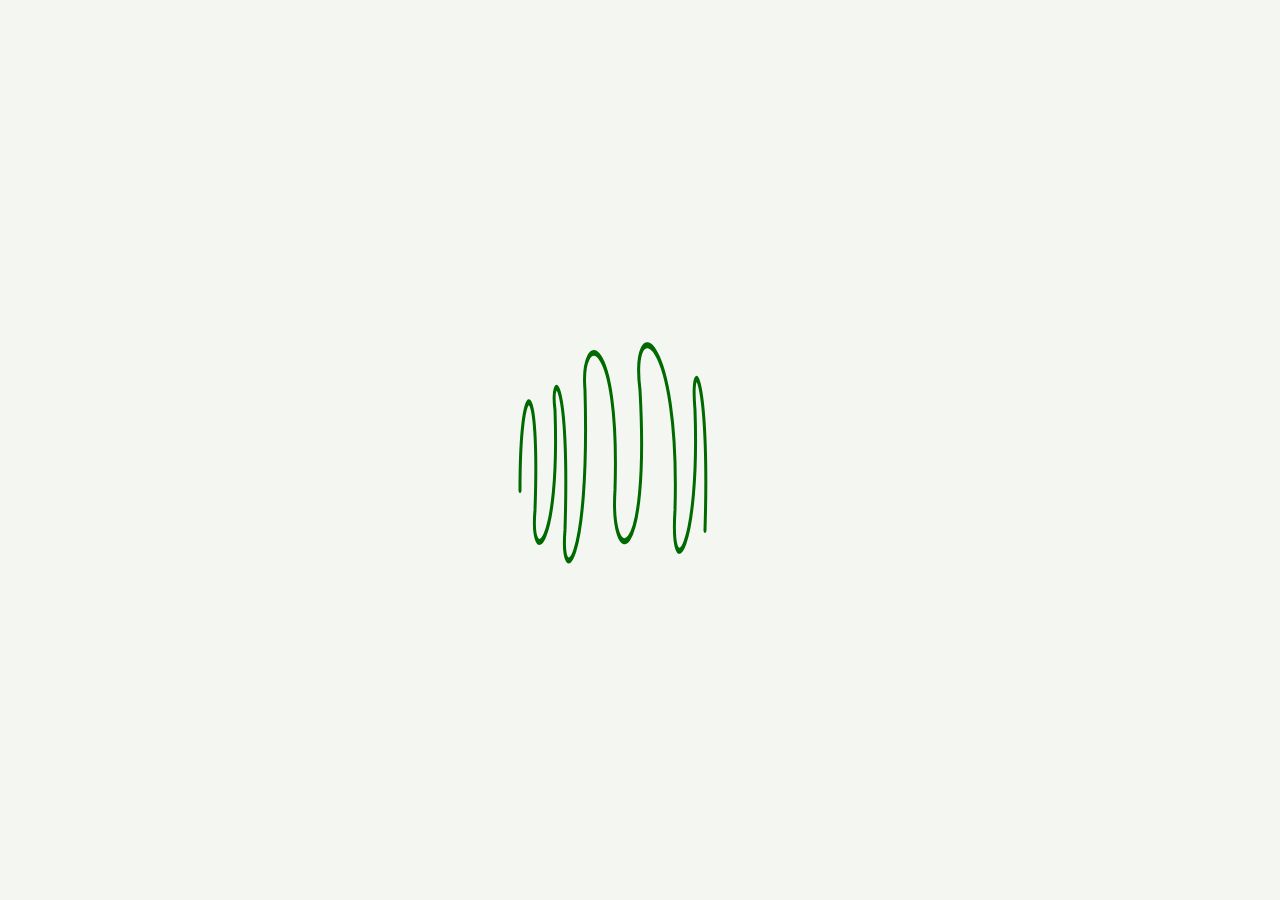
<file: index.html>
<!DOCTYPE html>
<html lang="en">
<head>
<meta charset="utf-8">
<meta name="viewport" content="width=device-width, initial-scale=1">
<title>Bloom — Adaptive Learning Pathway</title>
<style>
  :root{
    --bg:#f4f6f2; --panel:#ffffff; --ink:#232a26; --muted:#6b736c; --faint:#9aa39b;
    --line:#e3e7dd; --line-2:#edf0e9;
    --accent:#4f6f52; --accent-d:#3c583f; --accent-soft:#e8efe4;
    --slate:#7c869b; --track:#dde2ea;
    --ok:#4f7a4f; --ok-soft:#e7f0e5; --warn:#8f6a2f; --warn-soft:#f3ecdc;
    --danger:#a5503f; --danger-soft:#f3e2dd; --sidebar:#eef1ea;
    --serif:'Iowan Old Style','Palatino Linotype',Palatino,'Book Antiqua',Georgia,'Times New Roman',serif;
  }
  *{box-sizing:border-box}
  html,body{margin:0}
  body{
    font:15px/1.55 -apple-system,BlinkMacSystemFont,"Segoe UI",Roboto,Helvetica,Arial,sans-serif;
    color:var(--ink); background:var(--bg); min-height:100vh;
  }
  h1,h2{margin:0}
  .muted{color:var(--muted)} .faint{color:var(--faint)} .small{font-size:12.5px}

  /* ---------- App shell + sidebar ---------- */
  .app{display:grid; grid-template-columns:238px 1fr; min-height:100vh}
  .side{background:var(--sidebar); border-right:1px solid var(--line);
    display:flex; flex-direction:column; padding:20px 16px; position:sticky; top:0; height:100vh}
  .brand{display:flex; align-items:center; gap:10px; padding:2px 6px 20px}
  .brand-name{font-family:var(--serif); font-size:20px; font-weight:600; letter-spacing:.3px; line-height:1}
  .brand-sub{font-size:10px; letter-spacing:.16em; text-transform:uppercase; color:var(--faint); margin-top:3px}
  .nav{display:flex; flex-direction:column; gap:4px}
  .nav-item{display:flex; align-items:center; gap:11px; width:100%; text-align:left; background:none;
    border:1px solid transparent; border-radius:10px; padding:9px 11px; font:inherit; font-size:14px;
    font-weight:550; color:var(--muted); cursor:pointer; transition:.12s}
  .nav-item:hover{background:#e6ebe1; color:var(--ink)}
  .nav-item.active{background:var(--panel); color:var(--accent-d); border-color:var(--line);
    box-shadow:0 1px 2px rgba(0,0,0,.03); font-weight:650}
  .nav-item .ni{width:18px; height:18px; stroke:currentColor; fill:none; stroke-width:1.7;
    stroke-linecap:round; stroke-linejoin:round; flex:0 0 auto}
  .side-mastery{margin-top:22px; padding:14px; background:var(--panel); border:1px solid var(--line); border-radius:12px}
  .side-cap{font-size:10px; text-transform:uppercase; letter-spacing:.09em; color:var(--faint); font-weight:700}
  .side-tier{font-size:15px; font-weight:650; margin:3px 0 10px}
  .side-sub{font-size:11px; color:var(--muted); margin-top:5px}
  .side-foot{margin-top:auto; display:flex; flex-direction:column; gap:12px}
  .demo-state{font-size:10px; color:var(--faint); text-align:center; letter-spacing:.04em}

  /* ---------- Main / page head ---------- */
  .main{padding:32px 42px 64px; max-width:980px}
  .page{animation:fade .22s ease}
  @keyframes fade{from{opacity:0; transform:translateY(5px)}to{opacity:1; transform:none}}
  .pagehead{display:flex; align-items:flex-end; justify-content:space-between; gap:16px; margin-bottom:24px}
  .trail{display:flex; align-items:center; gap:7px; margin-bottom:7px}
  .tcrumb{background:none; border:none; font:inherit; font-size:13px; color:var(--muted); cursor:pointer; padding:0}
  .tcrumb:hover{color:var(--accent)}
  .tsep{color:var(--faint)} .tcur{font-size:13px; color:var(--faint)}
  .ptitle{font-family:var(--serif); font-size:27px; font-weight:600; letter-spacing:.2px}
  .ph-right{padding-bottom:5px}

  .pill{display:inline-block; background:var(--accent-soft); color:var(--accent-d); border:1px solid #d3e0cd;
    padding:4px 12px; border-radius:999px; font-size:12px; font-weight:650}
  .pill.slate{background:#eceef3; color:#586179; border-color:#dde1ea}

  .panel{background:var(--panel); border:1px solid var(--line); border-radius:14px; padding:20px}
  .cap{font-size:11px; text-transform:uppercase; letter-spacing:.07em; color:var(--faint); font-weight:700; margin-bottom:10px}
  .banner{background:var(--accent-soft); border:1px solid #d3e0cd; color:var(--accent-d);
    border-radius:12px; padding:12px 16px; font-weight:600; font-size:13.5px; margin-bottom:16px}

  /* ---------- Buttons ---------- */
  .btn{font:inherit; font-weight:600; font-size:14px; cursor:pointer; border:1px solid var(--line);
    background:var(--panel); color:var(--ink); padding:10px 17px; border-radius:10px; transition:.13s}
  .btn:hover{border-color:var(--accent); color:var(--accent-d)}
  .btn:disabled{opacity:.45; cursor:not-allowed}
  .btn.primary{background:var(--accent); border-color:var(--accent); color:#fff}
  .btn.primary:hover{background:var(--accent-d); color:#fff}
  .btn.ok{background:var(--ok-soft); border-color:#cfe0cc; color:#3a6b3a}
  .btn.ok:hover{border-color:var(--ok); color:#3a6b3a}
  .btn.danger{background:var(--danger-soft); border-color:#e6cbc4; color:#8f4636}
  .btn.danger:hover{border-color:var(--danger); color:#8f4636}
  .btn.ghost{background:transparent}
  .btn.lg{padding:13px 24px; font-size:15px}
  .actions-row{display:flex; gap:10px; flex-wrap:wrap; margin-top:22px}

  /* ---------- Dashboard ---------- */
  .dash{display:grid; grid-template-columns:1.1fr 1fr; gap:18px}
  .dash .wide{grid-column:1 / -1}
  .mastery-panel{display:flex; flex-direction:column; align-items:center; text-align:center}
  .mastery-label{font-weight:600; margin-top:6px}
  .continue .big{font-size:18px; font-weight:650; margin-top:2px}

  /* ---------- Curriculum: capsule cards ---------- */
  .subgrid{display:grid; grid-template-columns:repeat(3,1fr); gap:16px}
  .subcard{position:relative; text-align:left; background:var(--panel); border:1px solid var(--line);
    border-radius:16px; padding:18px; cursor:pointer; font:inherit; transition:.14s;
    display:flex; flex-direction:column; gap:11px}
  .subcard:hover{border-color:var(--accent); box-shadow:0 8px 22px rgba(60,88,63,.10); transform:translateY(-2px)}
  .subcard.is-done{border-color:#cfe0cc; background:linear-gradient(180deg,#fbfdfa,#f4f8f1)}
  .subcard-head{display:flex; align-items:center; justify-content:space-between; min-height:40px}
  .subcard-ico{width:40px; height:40px; border-radius:11px; background:var(--accent-soft); color:var(--accent);
    display:flex; align-items:center; justify-content:center; flex:0 0 auto}
  .subcard-ico .si{width:23px; height:23px; stroke:currentColor; fill:none; stroke-width:1.7; stroke-linecap:round; stroke-linejoin:round}
  .subcard.is-done .subcard-ico{background:#e2ede0}
  .subcard-name{font-size:15.5px; font-weight:650}
  .subcard-meta{font-size:12px; color:var(--muted); margin-top:-4px}
  .mini-bar{height:6px; background:var(--track); border-radius:999px; overflow:hidden; margin-top:2px}
  .mini-bar>div{height:100%; background:var(--accent); border-radius:999px; transition:width .4s}
  .chip{font-size:11px; font-weight:700; border-radius:999px; padding:4px 10px; white-space:nowrap}
  .chip.ok{background:var(--ok-soft); color:#3a6b3a} .chip.warn{background:var(--warn-soft); color:var(--warn)}
  .chip.muted{background:#eef0ec; color:var(--muted)}
  .check{width:24px; height:24px; border-radius:50%; background:var(--accent); color:#fff;
    display:flex; align-items:center; justify-content:center; font-size:13px; font-weight:800; flex:0 0 auto}

  /* ---------- Curriculum: bloom / xp panel ---------- */
  .bloom-panel{display:flex; align-items:center; justify-content:space-between; gap:26px; margin-top:20px; padding:22px 26px}
  .bloom-left{flex:1}
  .bloom-right{flex:0 0 auto}
  .xp{height:14px; background:var(--track); border-radius:999px; overflow:hidden; margin:6px 0 9px}
  .xp.mini{height:8px; margin:6px 0 0}
  .xp-fill{height:100%; background:linear-gradient(90deg,var(--accent),#6f9070); border-radius:999px; transition:width .5s}

  /* ---------- Subtopic hub ---------- */
  .subtopic-hero{display:flex; align-items:center; gap:18px; margin-bottom:18px}
  .subtopic-ico-lg{width:58px; height:58px; border-radius:15px; background:var(--accent-soft); color:var(--accent);
    display:flex; align-items:center; justify-content:center; flex:0 0 auto}
  .subtopic-ico-lg .si{width:31px; height:31px; stroke:currentColor; fill:none; stroke-width:1.7; stroke-linecap:round; stroke-linejoin:round}
  .subtopic-hero h2{font-family:var(--serif); font-size:22px; margin-bottom:4px}
  .choice{display:grid; grid-template-columns:1fr 1fr; gap:16px}
  .choice-card{text-align:left; background:var(--panel); border:1px solid var(--line); border-radius:16px;
    padding:22px; cursor:pointer; font:inherit; transition:.14s}
  .choice-card:hover{border-color:var(--accent); box-shadow:0 8px 22px rgba(60,88,63,.10); transform:translateY(-2px)}
  .choice-ico{width:44px; height:44px; border-radius:12px; background:var(--accent-soft); color:var(--accent);
    display:flex; align-items:center; justify-content:center; margin-bottom:14px}
  .choice-ico .ci{width:24px; height:24px; stroke:currentColor; fill:none; stroke-width:1.7; stroke-linecap:round; stroke-linejoin:round}
  .choice-t{font-size:17px; font-weight:650; margin-bottom:5px}
  .choice-d{color:var(--muted); font-size:13.5px; line-height:1.5}

  /* ---------- Study lesson ---------- */
  .lesson-tier{font-size:12px; color:var(--accent-d); font-weight:650; margin-bottom:6px}
  .lesson h2{font-family:var(--serif); font-size:23px; margin-bottom:14px}
  .lesson p{font-size:15px; line-height:1.75; color:#343a35; margin:0}
  .recap{display:flex; gap:8px; flex-wrap:wrap}
  .assistant{display:flex; gap:8px; margin-top:22px; padding-top:18px; border-top:1px solid var(--line-2)}
  .assistant input{flex:1; border:1px solid var(--line); border-radius:10px; padding:10px 12px; font:inherit; background:#fbfcfa; color:var(--ink)}

  /* ---------- Assessment ---------- */
  .mastery{background:#fafcf9; border:1px solid var(--line); border-radius:12px; padding:16px; margin-bottom:20px}
  .bar{height:12px; background:var(--track); border-radius:999px; overflow:hidden}
  .bar .fill{height:100%; background:linear-gradient(90deg,var(--accent),#6f9070); border-radius:999px; transition:width .4s}
  .skills{display:flex; flex-wrap:wrap; gap:7px; margin-top:12px}
  .skill{font-size:12px; background:#eef1ea; color:#5c645b; border:1px solid var(--line); border-radius:8px; padding:3px 9px}
  .skill.done{background:var(--ok-soft); color:#3a6b3a; border-color:#cfe0cc}
  .q-tag{font-size:12px; color:var(--accent-d); font-weight:650; margin-bottom:8px}
  .q-prompt{font-size:17px; font-weight:600; line-height:1.45; margin-bottom:14px}
  .opts{display:flex; flex-direction:column; gap:9px}
  .opt{text-align:left; font:inherit; font-size:14.5px; background:var(--panel); border:1px solid var(--line);
    border-radius:11px; padding:12px 15px; cursor:pointer; transition:.12s}
  .opt:hover{border-color:var(--accent)}
  .opt.sel{border-color:var(--accent); background:var(--accent-soft)}
  .opt.correct{border-color:#bcd8b8; background:var(--ok-soft); color:#33683a; font-weight:600}
  .opt.wrong{border-color:#e6c3ba; background:var(--danger-soft); color:#8f4636}
  .area{width:100%; min-height:80px; resize:vertical; border:1px solid var(--line); border-radius:11px;
    padding:12px 14px; font:inherit; background:#fbfcfa; color:var(--ink)}
  .graded{margin-top:18px; border-top:1px solid var(--line-2); padding-top:16px}
  .answer{background:#f3f7f1; border:1px solid #d8e6d4; border-radius:10px; padding:11px 14px; margin-bottom:14px; font-size:14px}
  .big-check{width:54px; height:54px; margin:0 auto; border-radius:50%; background:var(--accent); color:#fff;
    display:flex; align-items:center; justify-content:center; font-size:27px; font-weight:800}

  /* ---------- Defense chat ---------- */
  .defense-lead{margin-bottom:12px}
  .chat{display:flex; flex-direction:column; gap:13px; background:#fafcf9; border:1px solid var(--line);
    border-radius:13px; padding:18px; max-height:360px; overflow:auto}
  .msg{display:flex; flex-direction:column; max-width:80%}
  .msg.ex{align-self:flex-start} .msg.me{align-self:flex-end; align-items:flex-end}
  .who{font-size:10px; font-weight:700; text-transform:uppercase; letter-spacing:.06em; color:var(--faint); margin:0 4px 4px}
  .bubble{padding:11px 14px; border-radius:14px; font-size:14px; line-height:1.5}
  .msg.ex .bubble{background:var(--panel); border:1px solid var(--line); border-top-left-radius:4px}
  .msg.me .bubble{background:var(--accent); color:#fff; border-top-right-radius:4px}
  .reply-btn{display:block; text-align:left; width:100%; margin-top:14px; background:var(--panel);
    border:1px dashed var(--accent); color:var(--accent-d); border-radius:11px; padding:12px 15px;
    font:inherit; font-size:14px; cursor:pointer; transition:.12s}
  .reply-btn:hover{background:var(--accent-soft)}
  .verdict{margin-top:16px; border-top:1px solid var(--line-2); padding-top:16px}

  /* ---------- Progression / exit ---------- */
  .prog{max-width:520px; margin:10px auto; text-align:center}
  .prog-sub{color:var(--muted); margin:10px 0 24px; line-height:1.65}
  .exit-panel{max-width:440px; margin:24px auto; text-align:center}

  /* ---------- Flower ---------- */
  .flower{display:block; margin:0 auto}

  /* ---------- Landing + entry (full screen) ---------- */
  .landing,.entry{min-height:100vh; display:flex; align-items:center; justify-content:center; padding:24px;
    position:relative; background-image:radial-gradient(rgba(120,140,120,.10) 1px, transparent 1px); background-size:22px 22px}
  .landing-inner{max-width:450px; text-align:center}
  .landing-title{font-family:var(--serif); font-size:46px; font-weight:600; margin:16px 0 8px; letter-spacing:.5px}
  .landing-sub{color:var(--muted); font-size:15px; line-height:1.65; margin-bottom:28px}
  .landing-actions{display:flex; gap:12px; justify-content:center; flex-wrap:wrap}
  .entry-inner{width:100%; max-width:620px; text-align:center}
  .entry-q{font-family:var(--serif); font-size:34px; font-weight:600; margin-bottom:28px}
  .entry-bar{display:flex; align-items:center; gap:8px; background:var(--panel); border:1px solid var(--line);
    border-radius:999px; padding:8px 8px 8px 22px; box-shadow:0 8px 24px rgba(60,80,60,.07)}
  .entry-input{flex:1; border:none; outline:none; font:inherit; font-size:16px; background:none; color:var(--ink)}
  .entry-send{width:42px; height:42px; border-radius:50%; border:none; background:var(--accent); color:#fff;
    font-size:19px; line-height:1; cursor:pointer; flex:0 0 auto; transition:.13s}
  .entry-send:hover{background:var(--accent-d)}
  .entry-hint{color:var(--faint); font-size:13px; margin-top:16px}
  .entry-settings{position:absolute; top:22px; right:26px; width:38px; height:38px; border-radius:50%;
    border:1px solid var(--line); background:var(--panel); color:var(--muted); cursor:pointer;
    display:flex; align-items:center; justify-content:center}
  .entry-settings svg{width:20px; height:20px; stroke:currentColor; fill:none; stroke-width:1.6}
  .entry-settings:hover{color:var(--accent)}

  /* ---------- Toast ---------- */
  .toast{position:fixed; left:50%; bottom:26px; transform:translateX(-50%) translateY(16px);
    background:#2c342d; color:#fff; padding:11px 20px; border-radius:12px; font-size:13.5px; font-weight:600;
    opacity:0; pointer-events:none; transition:.25s; z-index:50; box-shadow:0 8px 24px rgba(0,0,0,.18)}
  .toast.show{opacity:1; transform:translateX(-50%) translateY(0)}

  /* ---------- Responsive ---------- */
  @media(max-width:820px){ .subgrid{grid-template-columns:1fr 1fr} .dash{grid-template-columns:1fr} }
  @media(max-width:720px){
    .app{grid-template-columns:1fr}
    .side{position:static; height:auto; flex-direction:row; align-items:center; flex-wrap:wrap; gap:10px; padding:12px 16px}
    .brand{padding:0 12px 0 0} .nav{flex-direction:row}
    .side-mastery{display:none}
    .side-foot{margin:0 0 0 auto; flex-direction:row; align-items:center; gap:14px}
    .main{padding:22px 18px 54px}
  }
  @media(max-width:520px){ .subgrid,.choice{grid-template-columns:1fr} }

  /* ---------- Intro Overlay ---------- --> THIS IS THE CSS FOR OUR SQUIGGLY LINE INTRO*/
  #intro-view { 
    position: fixed; top: 0; left: 0; width: 100%; height: 100%; 
    background: var(--bg); display: flex; align-items: center; justify-content: center; 
    z-index: 9999; transition: opacity 0.5s ease;
  }
  .squiggle-container {
    width: 300px; height: 100px; fill: none; 
    stroke-linecap: round; stroke-linejoin: round;
    transform: scaleY(2); /*HOW TO RESIZE THE Y AXIS FOR THE SQUIGGLE */
  }
  .squiggle-container path {
    stroke-dasharray: 1000; stroke-dashoffset: 1000;
    animation: drawLine 2s ease-in-out forwards;
  }
  @keyframes drawLine { to { stroke-dashoffset: 0; } }


</style>
</head>
<body>

    <!-- Intro Overlay , THE HTML FOR THE SQUIGGLY LINE INTRO -->
  <div id="intro-view">
      <svg class="squiggle-container" viewBox="0 0 300 100" style="overflow: visible;">
          <!-- Chaotic scribble path -->
          <path style="stroke: rgb(0, 106, 0); stroke-width: 3; fill: none; stroke-linecap: round; stroke-linejoin: round;" 
                d="M 30 70 
                   C 30 10, 50 10, 45 80 
                   C 40 110, 70 100, 65 30 
                   C 60 10, 80 10, 75 90 
                   C 70 120, 100 110, 95 20 
                   C 90 -10, 130 -10, 125 70 
                   C 120 110, 160 110, 150 20   
                   C 140 -20, 190 -10, 185 80 
                   C 180 120, 210 100, 205 30 
                   C 200 0, 220 10, 215 90" />
      </svg>
  </div>

  <div id="app"></div>
  <div id="toast" class="toast"></div>

<script>
"use strict";

/* ============================================================
   BLOOM — adaptive learning pathway (throwaway POC UI, all mocked).
   A clickable state machine of screens. No AI, no backend.
   ============================================================ */

/* ---------- 1. MOCK DATA (hardcoded) ---------- */
const TIER_NAMES = {
  1: 'Tier 1 · Knowledge & Comprehension',
  2: 'Tier 2 · Application & Analysis',
  3: 'Tier 3 · Synthesis & Evaluation'
};

const SUBTOPICS = [
  {
    name: 'Gravitational fields',
    skills: ['g = F/m', 'g = GM/r²', "Newton's law of gravitation"],
    study: {
      1: "A gravitational field is the region around a mass where another mass feels a force. Field strength g is the force per unit mass: g = F/m, measured in N/kg. Near Earth's surface g ≈ 9.8 N/kg and points toward the centre of the Earth.",
      2: "For a point mass, g = GM/r². Field strength falls off with the inverse square of distance, so doubling r quarters g. To find a force, multiply the local field by the mass: F = mg. Fields from several masses add as vectors.",
      3: "Synthesis: the point-mass model assumes spherical symmetry and treats all the mass as concentrated at a point. It breaks down inside an extended body, for non-spherical distributions, and in strong fields where general relativity is needed. Be ready to justify where g = GM/r² applies and where it fails."
    },
    defenseOpener: "You've claimed to understand gravitational fields. Tell me — when does the g = GM/r² point-mass model stop being valid, and why?"
  },
  {
    name: 'Electric fields',
    skills: ['E = F/q', "Coulomb's law", 'E from a point charge'],
    study: {
      1: "An electric field surrounds any charge. Field strength E is the force per unit positive charge: E = F/q, in N/C. Field lines run from positive to negative charges and never cross.",
      2: "Coulomb's law gives the force between point charges: F = kq₁q₂/r², an inverse-square law. The field of a point charge is E = kQ/r². Superpose fields from several charges as vectors to find the net field.",
      3: "Synthesis: a point-charge model ignores the finite size of real charge distributions and the way conductors rearrange charge. At a conductor's surface the field is perpendicular and the interior field is zero. Be ready to defend when the point model is a good approximation."
    },
    defenseOpener: "You say you understand electric fields. Where does treating a charge as a point source break down, and what changes at a conductor's surface?"
  },
  {
    name: 'Magnetic fields',
    skills: ['F = BIL', 'F = qvB', 'Direction rules'],
    study: {
      1: "A magnetic field exerts forces on moving charges and currents. A current-carrying wire in a field feels F = BIL when the current is perpendicular to the field. Magnetic flux density B is measured in tesla (T).",
      2: "A single charge moving through a field feels F = qvB, maximum when v is perpendicular to B and zero when parallel. The force is always perpendicular to both v and B, given by the right-hand rule, which curves the charge into a circle.",
      3: "Synthesis: magnetism and electricity are frame-dependent facets of one electromagnetic field. A charge at rest feels no magnetic force, but in a frame where it moves it does. Be ready to reason about why the magnetic force is always perpendicular to motion and does no work."
    },
    defenseOpener: "Convince me you understand magnetic fields. Why does a static charge feel no magnetic force while a moving one does?"
  }
];

// One question per skill, per tier (index aligns with the skills array).
const QUESTIONS = {
  0: {
    1: [
      {type:'mcq',  prompt:'Gravitational field strength g is defined as…', options:['F · m','F / m','m / F','G · M'], answer:1},
      {type:'short',prompt:'State the units of gravitational field strength.', answer:'N/kg (or m/s²)'},
      {type:'mcq',  prompt:"In Newton's law of gravitation, the force between two masses is proportional to…", options:['r','1/r','1/r²','r²'], answer:2}
    ],
    2: [
      {type:'short',prompt:'A 2 kg mass sits where g = 9.8 N/kg. Find the force on it, then on a 5 kg mass at the same point.', answer:'19.6 N, then 49 N  (F = mg)'},
      {type:'mcq',  prompt:'Double your distance from a point mass. Its field strength g becomes…', options:['×2','÷2','÷4','×4'], answer:2},
      {type:'mcq',  prompt:'Surface field is g. At radius 2R (same mass) the field is about…', options:['g','g/2','g/4','2g'], answer:2}
    ]
  },
  1: {
    1: [
      {type:'mcq',  prompt:'Electric field strength E is defined as…', options:['F · q','q / F','F / q','k · Q'], answer:2},
      {type:'short',prompt:'State the units of electric field strength.', answer:'N/C (or V/m)'},
      {type:'mcq',  prompt:"In Coulomb's law the force between two point charges is proportional to…", options:['1/r²','r²','1/r','r'], answer:0}
    ],
    2: [
      {type:'short',prompt:'A +2 μC charge feels a force of 0.10 N in a field. Find E.', answer:'E = F/q = 0.10 / 2×10⁻⁶ = 5×10⁴ N/C'},
      {type:'mcq',  prompt:'Electric field lines point…', options:['from − to +','from + to −','in closed loops','randomly'], answer:1},
      {type:'mcq',  prompt:'Halve the distance to a point charge. The field E becomes…', options:['×2','×4','÷2','÷4'], answer:1}
    ]
  },
  2: {
    1: [
      {type:'mcq',  prompt:'The force on a current-carrying wire in a field is F =…', options:['qvB','BIL','½BIL','IL/B'], answer:1},
      {type:'short',prompt:'State the unit of magnetic flux density B.', answer:'tesla (T)'},
      {type:'mcq',  prompt:'The force F = qvB on a moving charge is maximum when v is … to B.', options:['parallel','anti-parallel','perpendicular','at 45°'], answer:2}
    ],
    2: [
      {type:'short',prompt:'A 0.5 m wire carries 3 A at 90° in a 0.2 T field. Find the force.', answer:'F = BIL = 0.2 × 3 × 0.5 = 0.3 N'},
      {type:'mcq',  prompt:'A charge moving parallel to B feels a magnetic force of…', options:['maximum','qvB','zero','qE'], answer:2},
      {type:'mcq',  prompt:'The magnetic force on a moving charge is always … its velocity.', options:['parallel to','perpendicular to','opposite to','independent of'], answer:1}
    ]
  }
};

// Scripted Tier 3 "thesis defense" exchanges (student replies are canned).
const DEFENSE = {
  0: [
    {student:"It assumes all the mass acts at a point, so it fails inside an extended body and for non-spherical mass distributions.",
     examiner:"Reasonable. Push further — what about very strong fields, say near a compact star?"},
    {student:"There Newtonian gravity breaks down and you need general relativity; g = GM/r² is only a weak-field approximation.",
     examiner:"Good. One more — for a valid point mass, what quantity stays fixed as r changes?"},
    {student:"The product g·r² stays constant — that's just the inverse-square law restated.",
     examiner:"I've heard enough to reach a verdict."}
  ],
  1: [
    {student:"The point model ignores the physical size of a charged object and any induced charge on nearby conductors.",
     examiner:"And at the surface of a conductor in equilibrium?"},
    {student:"The field there is perpendicular to the surface, and the field inside the conductor is zero.",
     examiner:"Why must the internal field be zero?"},
    {student:"Because free charges rearrange until they cancel any internal field — otherwise they'd keep moving.",
     examiner:"Enough. Let me judge."}
  ],
  2: [
    {student:"The magnetic force is F = qvB, so it's zero when v = 0 — only moving charge couples to the field.",
     examiner:"That raises a puzzle: motion is relative. Whose frame decides?"},
    {student:"It's frame-dependent — electric and magnetic fields transform into each other between observers; they're one field.",
     examiner:"Then why does the magnetic force do no work?"},
    {student:"Because it's always perpendicular to the velocity, so it changes direction but not speed.",
     examiner:"Good enough for a verdict."}
  ]
};

/* ---------- 2. STATE ---------- */
function freshState(){
  return {
    screen: 'splash',
    currentBand: 1,          // tier-major: whole cohort works one band at a time
    currentSubtopic: 0,
    lastSubtopic: null,
    flowerStage: 0,          // number of fully-cleared bands (0..3)
    courseComplete: false,
    pendingUnlock: null,
    returnFromExit: 'dashboard',
    progress: SUBTOPICS.map(function(){
      return { 1:{skills:0,done:false}, 2:{skills:0,done:false}, 3:{defense:'none'} };
    }),
    exam: null,              // transient Tier 1/2 loop state
    chat: null               // transient Tier 3 defense state
  };
}
function deepCopy(o){ return JSON.parse(JSON.stringify(o)); }

// A pre-baked "save" so the has-save -> Resume branch is demoable immediately.
let savedExists = true;
let saved = (function(){
  const s = freshState();
  s.screen = 'dashboard';
  s.currentBand = 2;
  s.flowerStage = 1;                         // Tier 1 band already cleared
  s.progress[0][1] = {skills:3, done:true};
  s.progress[1][1] = {skills:3, done:true};
  s.progress[2][1] = {skills:3, done:true};
  s.progress[1][2] = {skills:1, done:false}; // mid Tier 2
  s.lastSubtopic = 1;
  return s;
})();

let state = freshState();

/* ---------- 3. SMALL HELPERS ---------- */
function tierShort(b){ return 'Tier ' + b; }
function skillsN(i){ return SUBTOPICS[i].skills.length; }
function bandDone(){
  const b = state.currentBand;
  return state.progress.filter(function(p){ return b===3 ? p[3].defense==='passed' : p[b].done; }).length;
}
function bandsClearedText(){
  return ['In bud — no tiers cleared','Tier 1 cleared','Tier 2 cleared','Full bloom — all tiers cleared'][state.flowerStage];
}
function bandProgressText(){
  if(state.courseComplete) return 'All tiers complete';
  return tierShort(state.currentBand) + ' — ' + bandDone() + ' of ' + SUBTOPICS.length + ' subtopics mastered';
}
function skillDone(i, band, si){
  if(band===3) return state.progress[i][3].defense==='passed';
  return si < state.progress[i][band].skills;
}
function bandStatus(i, band){
  const p = state.progress[i];
  if(band===3){
    if(p[3].defense==='passed')    return {label:'Defense passed', cls:'ok'};
    if(p[3].defense==='sent-back') return {label:'In review', cls:'warn'};
    return {label:'Not attempted', cls:'muted'};
  }
  const m = p[band];
  if(m.done)     return {label:'Mastered', cls:'ok'};
  if(m.skills>0) return {label:'In progress', cls:'warn'};
  return {label:'Not started', cls:'muted'};
}

/* ---------- 4. ICONS (inline SVG, sage line-art) ---------- */
function brandMark(){
  return '<svg width="24" height="24" viewBox="0 0 24 24" fill="none" aria-hidden="true">'
    + '<path d="M12 12.5 C 8.6 9.4 8.6 4.8 12 3 C 15.4 4.8 15.4 9.4 12 12.5 Z" fill="#e3ecdd" stroke="#5f7a5a" stroke-width="1.2"/>'
    + '<path d="M12 12.5 C 8.8 12.8 5 14.6 4.6 19 C 8.6 19 11.4 16.9 12 12.5 Z" fill="#e6ebf1" stroke="#8792ac" stroke-width="1.2"/>'
    + '<path d="M12 12.5 C 15.2 12.8 19 14.6 19.4 19 C 15.4 19 12.6 16.9 12 12.5 Z" fill="#e6ebf1" stroke="#8792ac" stroke-width="1.2"/>'
    + '</svg>';
}
function dashIcon(){ return '<svg class="ni" viewBox="0 0 20 20"><rect x="3" y="3" width="6" height="6" rx="1.6"/><rect x="11" y="3" width="6" height="6" rx="1.6"/><rect x="3" y="11" width="6" height="6" rx="1.6"/><rect x="11" y="11" width="6" height="6" rx="1.6"/></svg>'; }
function curricIcon(){ return '<svg class="ni" viewBox="0 0 20 20"><path d="M4 6h12M4 10h12M4 14h8"/></svg>'; }
function exitIcon(){ return '<svg class="ni" viewBox="0 0 20 20"><path d="M12 4H6a2 2 0 0 0-2 2v8a2 2 0 0 0 2 2h6"/><path d="M9.5 10H17M14 7l3 3-3 3"/></svg>'; }
function gearIcon(){ return '<svg viewBox="0 0 24 24"><circle cx="12" cy="12" r="3.2"/><path d="M12 2.5v3M12 18.5v3M2.5 12h3M18.5 12h3M5 5l2 2M17 17l2 2M19 5l-2 2M7 17l-2 2"/></svg>'; }
function studyIcon(){ return '<svg class="ci" viewBox="0 0 24 24"><path d="M4 5a2 2 0 0 1 2-2h5v17H6a2 2 0 0 1-2-2V5Z"/><path d="M20 5a2 2 0 0 0-2-2h-5v17h5a2 2 0 0 0 2-2V5Z"/></svg>'; }
function assessIcon(){ return '<svg class="ci" viewBox="0 0 24 24"><rect x="5" y="4" width="14" height="17" rx="2"/><path d="M9 4V3h6v1"/><path d="M8.5 12l2 2 4-4"/></svg>'; }
function defenseIcon(){ return '<svg class="ci" viewBox="0 0 24 24"><path d="M4 5h16v10H9l-4 4V5Z"/><path d="M8 9h8M8 11.5h5"/></svg>'; }
function subIcon(i){
  if(i===0) return '<svg class="si" viewBox="0 0 32 32"><circle cx="16" cy="16" r="2.6" fill="currentColor" stroke="none"/><circle cx="16" cy="16" r="7.5"/><circle cx="16" cy="16" r="12"/></svg>';
  if(i===1) return '<svg class="si" viewBox="0 0 32 32"><circle cx="16" cy="16" r="3.2"/><path d="M16 4v6M16 22v6M4 16h6M22 16h6M8 8l4 4M20 20l4 4M24 8l-4 4M8 24l4-4"/></svg>';
  return '<svg class="si" viewBox="0 0 32 32"><path d="M9 6v9a7 7 0 0 0 14 0V6"/><path d="M6 6h6M6 6v4M20 6h6M26 6v4"/></svg>';
}

/* ---------- 5. FLOWER (line-art botanical, blooms by stage 0..3) ---------- */
function flowerSVG(stage, size){
  size = size || 150;
  const cx = size/2, py = size*0.66, t = stage/3;
  function petal(angle, len, wid, fill, stroke){
    const d = 'M0 0 C '+wid+' '+(-len*0.32)+' '+(wid*0.5)+' '+(-len*0.92)+' 0 '+(-len)
            + ' C '+(-wid*0.5)+' '+(-len*0.92)+' '+(-wid)+' '+(-len*0.32)+' 0 0 Z';
    return '<path d="'+d+'" transform="translate('+cx+','+py+') rotate('+angle+')" fill="'+fill+'" stroke="'+stroke+'" stroke-width="1.5" stroke-linejoin="round"/>';
  }
  const INs='#7f8f70', INf=(stage===0?'#e4ecdd':'#eef2ea');
  const OUTs='#98a3bd', OUTf='rgba(152,163,189,0.30)';
  const Ls='#6f8468', Lf='rgba(124,150,120,0.32)';
  const Li=size*0.30, Lo=size*0.40, Ll=size*0.21;
  const si=5 + t*20, so=18 + t*46;
  let g = '<line x1="'+cx+'" y1="'+py+'" x2="'+cx+'" y2="'+(size-2)+'" stroke="'+Ls+'" stroke-width="2"/>';
  // calyx / base leaves (grow with stage)
  g += petal(114, Ll*(0.6+0.4*t), size*0.10, Lf, Ls) + petal(-114, Ll*(0.6+0.4*t), size*0.10, Lf, Ls);
  if(stage>=2){ g += petal(146, Ll*0.8, size*0.09, Lf, Ls) + petal(-146, Ll*0.8, size*0.09, Lf, Ls); }
  // outer petals (open from stage 1)
  if(stage>=1){ [-2,-1,1,2].forEach(function(m){ g += petal(m*so/2, Lo, size*0.135, OUTf, OUTs); }); }
  // inner petals (always, splay as it opens)
  [-1,0,1].forEach(function(m){ g += petal(m*si, Li, size*0.11, INf, INs); });
  // stamen centre at fuller bloom
  if(stage>=2){ g += '<circle cx="'+cx+'" cy="'+(py-Li*0.5)+'" r="'+(size*0.035)+'" fill="#d9c98a" stroke="#b9a45f" stroke-width="1"/>'; }
  return '<svg class="flower" viewBox="0 0 '+size+' '+size+'" width="'+size+'" height="'+size+'" role="img" aria-label="mastery flower, stage '+stage+' of 3">'+g+'</svg>';
}

/* ---------- 6. MOCK PERFORMANCE CHART ---------- */
function chartSVG(){
  const vals = [35,42,38,55,60,72,78];
  const w=340, h=120, pad=12, max=100;
  const step = (w-pad*2)/(vals.length-1);
  const pts = vals.map(function(v,i){ return [pad+i*step, h-pad-(v/max)*(h-pad*2)]; });
  const line = pts.map(function(p,i){ return (i?'L':'M')+p[0].toFixed(1)+' '+p[1].toFixed(1); }).join(' ');
  const area = line + ' L '+pts[pts.length-1][0].toFixed(1)+' '+(h-pad)+' L '+pts[0][0].toFixed(1)+' '+(h-pad)+' Z';
  let grid = '';
  [0.25,0.5,0.75].forEach(function(f){ const y=(pad+(h-pad*2)*f).toFixed(1); grid+='<line x1="'+pad+'" y1="'+y+'" x2="'+(w-pad)+'" y2="'+y+'" stroke="#eef1ea"/>'; });
  const dots = pts.map(function(p){ return '<circle cx="'+p[0].toFixed(1)+'" cy="'+p[1].toFixed(1)+'" r="2.6" fill="#4f6f52"/>'; }).join('');
  return '<svg viewBox="0 0 '+w+' '+h+'" width="100%" height="'+h+'">'
    + grid + '<line x1="'+pad+'" y1="'+(h-pad)+'" x2="'+(w-pad)+'" y2="'+(h-pad)+'" stroke="#dfe3da"/>'
    + '<path d="'+area+'" fill="rgba(79,111,82,0.10)"/>'
    + '<path d="'+line+'" fill="none" stroke="#4f6f52" stroke-width="2" stroke-linejoin="round" stroke-linecap="round"/>'
    + dots + '</svg>';
}

/* ---------- 7. SHELL + PAGE HEAD ---------- */
function shell(inner){
  const active = state.screen==='dashboard' ? 'dashboard' : (state.screen==='exit' ? 'exit' : 'curriculum');
  return '<div class="app"><aside class="side">'
    + '<div class="brand">'+brandMark()+'<div><div class="brand-name">Bloom</div><div class="brand-sub">Pathway</div></div></div>'
    + '<nav class="nav">'
    +   '<button class="nav-item '+(active==='dashboard'?'active':'')+'" data-action="toDashboard">'+dashIcon()+'<span>Dashboard</span></button>'
    +   '<button class="nav-item '+(active==='curriculum'?'active':'')+'" data-action="toCurriculum">'+curricIcon()+'<span>Curriculum</span></button>'
    + '</nav>'
    + '<div class="side-mastery"><div class="side-cap">Current tier</div><div class="side-tier">'+tierShort(state.currentBand)+'</div>'
    +   '<div class="xp mini"><div class="xp-fill" style="width:'+Math.round(bandDone()/SUBTOPICS.length*100)+'%"></div></div>'
    +   '<div class="side-sub">'+bandDone()+' / '+SUBTOPICS.length+' subtopics</div></div>'
    + '<div class="side-foot">'
    +   '<button class="nav-item '+(active==='exit'?'active':'')+'" data-action="toExit">'+exitIcon()+'<span>Exit</span></button>'
    +   '<div class="demo-state">demo state · '+state.screen+'</div>'
    + '</div></aside>'
    + '<main class="main">'+inner+'</main></div>';
}
function pageHead(title, opts){
  opts = opts || {};
  const right = opts.right ? '<div class="ph-right">'+opts.right+'</div>' : '';
  let left = '<div>';
  if(opts.crumbs){
    const parents = opts.crumbs.map(function(c){
      return '<button class="tcrumb" data-action="'+c.action+'"'+(c.arg!=null?' data-arg="'+c.arg+'"':'')+'>'+c.label+'</button>';
    }).join('<span class="tsep">›</span>');
    left += '<div class="trail">'+parents+'<span class="tsep">›</span><span class="tcur">'+title+'</span></div>';
  }
  left += '<h1 class="ptitle">'+title+'</h1></div>';
  return '<header class="pagehead">'+left+right+'</header>';
}

/* ---------- 8. SCREENS ---------- */
function splash(){
  return '<div class="landing"><div class="landing-inner">'
    + flowerSVG(savedExists ? saved.flowerStage : 1, 120)
    + '<h1 class="landing-title">Bloom</h1>'
    + '<p class="landing-sub">An adaptive learning pathway built on Bloom’s taxonomy. Grow a topic from first principles to demonstrated mastery.</p>'
    + '<div class="landing-actions">'
    +   '<button class="btn primary lg" data-action="newRun">Start learning</button>'
    +   '<button class="btn ghost lg" data-action="resume" '+(savedExists?'':'disabled')+'>Resume session</button>'
    + '</div>'
    + '<div class="faint small" style="margin-top:20px">Entry point → “Has save?” — Resume opens the saved session; Start begins a new topic.</div>'
    + '</div></div>';
}

function topicEntry(){
  return '<div class="entry">'
    + '<button class="entry-settings" data-action="noop" aria-label="Account settings">'+gearIcon()+'</button>'
    + '<div class="entry-inner">'
    +   '<h1 class="entry-q">What do you want to learn?</h1>'
    +   '<div class="entry-bar"><input id="topicInput" class="entry-input" placeholder="e.g. Fields in physics" value="Fields in physics" autocomplete="off">'
    +     '<button class="entry-send" data-action="submitTopic" aria-label="Submit">→</button></div>'
    +   '<p class="entry-hint">Type anything — the demo loads a hardcoded IB Physics curriculum.</p>'
    + '</div></div>';
}

function dashboard(){
  const last = state.lastSubtopic;
  const cont = last!=null
    ? '<div class="big">'+SUBTOPICS[last].name+'</div><div class="muted small">'+bandStatus(last,state.currentBand).label+' · '+tierShort(state.currentBand)+'</div>'
      + '<div class="actions-row"><button class="btn primary" data-action="selectSubtopic" data-arg="'+last+'">Resume subtopic →</button></div>'
    : '<div class="big">No subtopic yet</div><div class="muted small">Open the curriculum to begin.</div>'
      + '<div class="actions-row"><button class="btn primary" data-action="toCurriculum">Open curriculum →</button></div>';
  return '<div class="page">'
    + pageHead('Dashboard', {right:'<span class="pill">'+TIER_NAMES[state.currentBand]+'</span>'})
    + '<div class="dash">'
    +   '<section class="panel mastery-panel"><div class="cap">Knowledge mastery</div>'
    +     flowerSVG(state.flowerStage,150)
    +     '<div class="mastery-label">'+bandsClearedText()+'</div>'
    +     '<div class="muted small" style="margin-top:2px">'+bandProgressText()+'</div></section>'
    +   '<section class="panel continue"><div class="cap">Continue learning</div>'+cont+'</section>'
    +   '<section class="panel wide"><div class="cap">Performance</div>'+chartSVG()+'</section>'
    + '</div></div>';
}

function subCard(s, i){
  const st = bandStatus(i, state.currentBand);
  const done = st.cls==='ok';
  const b = state.currentBand;
  let pct;
  if(b===3) pct = state.progress[i][3].defense==='passed' ? 100 : (state.progress[i][3].defense==='sent-back' ? 40 : 0);
  else pct = Math.round(state.progress[i][b].skills / skillsN(i) * 100);
  const badge = done ? '<span class="check">✓</span>' : '<span class="chip '+st.cls+'">'+st.label+'</span>';
  return '<button class="subcard '+(done?'is-done':'')+'" data-action="selectSubtopic" data-arg="'+i+'">'
    + '<div class="subcard-head"><span class="subcard-ico">'+subIcon(i)+'</span>'+badge+'</div>'
    + '<div class="subcard-name">'+s.name+'</div>'
    + '<div class="subcard-meta">'+skillsN(i)+' skills · '+tierShort(b)+'</div>'
    + '<div class="mini-bar"><div style="width:'+pct+'%"></div></div>'
    + '</button>';
}

function curriculum(){
  const cards = SUBTOPICS.map(function(s,i){ return subCard(s,i); }).join('');
  const pct = Math.round(bandDone()/SUBTOPICS.length*100);
  return '<div class="page">'
    + pageHead('Curriculum', {right:'<span class="pill">'+TIER_NAMES[state.currentBand]+'</span>'})
    + (state.courseComplete ? '<div class="banner">Full bloom — all three tiers cleared across every subtopic.</div>' : '')
    + '<div class="subgrid">'+cards+'</div>'
    + '<section class="panel bloom-panel"><div class="bloom-left">'
    +   '<div class="cap">'+tierShort(state.currentBand)+' mastery</div>'
    +   '<div class="xp"><div class="xp-fill" style="width:'+pct+'%"></div></div>'
    +   '<div class="muted small">'+bandProgressText()+'</div></div>'
    +   '<div class="bloom-right">'+flowerSVG(state.flowerStage,150)+'</div>'
    + '</section></div>';
}

function subtopic(){
  const i = state.currentSubtopic, s = SUBTOPICS[i], t3 = state.currentBand===3;
  return '<div class="page">'
    + pageHead(s.name, {crumbs:[{label:'Curriculum',action:'toCurriculum'}], right:'<span class="pill">'+TIER_NAMES[state.currentBand]+'</span>'})
    + '<div class="subtopic-hero panel"><div class="subtopic-ico-lg">'+subIcon(i)+'</div>'
    +   '<div><h2>'+s.name+'</h2><div class="muted small">Skills · '+s.skills.join('  ·  ')+'</div></div></div>'
    + '<div class="choice">'
    +   '<button class="choice-card" data-action="toStudy"><div class="choice-ico">'+studyIcon()+'</div>'
    +     '<div class="choice-t">Study</div><div class="choice-d">Read the '+tierShort(state.currentBand)+' material for this subtopic.</div></button>'
    +   '<button class="choice-card" data-action="toExam"><div class="choice-ico">'+(t3?defenseIcon():assessIcon())+'</div>'
    +     '<div class="choice-t">'+(t3?'Defense':'Assessment')+'</div><div class="choice-d">'
    +     (t3?'Defend your understanding to an examiner.':'Answer questions until you master the skills.')+'</div></button>'
    + '</div></div>';
}

function study(){
  const s = SUBTOPICS[state.currentSubtopic];
  const recap = s.skills.map(function(sk){ return '<span class="skill">'+sk+'</span>'; }).join('');
  return '<div class="page">'
    + pageHead('Study', {crumbs:[{label:'Curriculum',action:'toCurriculum'},{label:s.name,action:'toSubtopic'}], right:'<span class="pill">'+TIER_NAMES[state.currentBand]+'</span>'})
    + '<article class="lesson panel"><div class="lesson-tier">'+TIER_NAMES[state.currentBand]+'</div>'
    +   '<h2>'+s.name+'</h2><p>'+s.study[state.currentBand]+'</p>'
    +   '<div class="cap" style="margin-top:20px">Skills covered</div><div class="recap">'+recap+'</div>'
    +   '<div class="assistant"><input placeholder="Ask the assistant about this topic…" disabled><button class="btn ghost" disabled>Ask</button></div>'
    + '</article>'
    + '<div class="actions-row"><button class="btn primary" data-action="toExam">Start assessment →</button></div>'
    + '</div>';
}

/* ----- Exam mode: engine chosen by band (system-read, not a user choice) ----- */
function examScreen(){ return state.currentBand===3 ? defenseScreen() : loopScreen(); }

function loopScreen(){
  const i = state.currentSubtopic, band = state.currentBand, s = SUBTOPICS[i], p = state.progress[i][band];
  if(p.done) return masteredCard();
  const idx = p.skills, q = QUESTIONS[i][band][idx], pct = Math.round(p.skills / skillsN(i) * 100);
  const chips = s.skills.map(function(sk,si){ return '<span class="skill '+(si<p.skills?'done':'')+'">'+(si<p.skills?'✓ ':'')+sk+'</span>'; }).join('');
  const body = q.type==='mcq' ? mcqOptions(q) : shortAnswer();
  return '<div class="page">'
    + pageHead('Assessment', {crumbs:[{label:'Curriculum',action:'toCurriculum'},{label:s.name,action:'toSubtopic'}], right:'<span class="pill">'+TIER_NAMES[band]+'</span>'})
    + '<section class="panel">'
    +   '<div class="mastery"><div class="cap">Mastery · '+p.skills+' / '+skillsN(i)+' skills</div>'
    +     '<div class="bar"><div class="fill" style="width:'+pct+'%"></div></div><div class="skills">'+chips+'</div></div>'
    +   '<div class="q-tag">Targeting · '+s.skills[idx]+'</div><div class="q-prompt">'+q.prompt+'</div>'+body
    +   gradeArea(q)
    + '</section></div>';
}
function mcqOptions(q){
  const submitted = state.exam.submitted, chosen = state.exam.chosen;
  const opts = q.options.map(function(o,oi){
    let cls='opt';
    if(submitted){ if(oi===q.answer) cls+=' correct'; else if(oi===chosen) cls+=' wrong'; }
    else if(oi===chosen) cls+=' sel';
    return '<button class="'+cls+'" data-action="selectMcq" data-arg="'+oi+'" '+(submitted?'disabled':'')+'>'
      + String.fromCharCode(97+oi)+') '+o+'</button>';
  }).join('');
  return '<div class="opts">'+opts+'</div>';
}
function shortAnswer(){
  return '<textarea class="area" placeholder="Type your answer… (demo ignores it)" '+(state.exam.submitted?'disabled':'')+'></textarea>';
}
function gradeArea(q){
  if(!state.exam.submitted){
    return '<div class="actions-row"><button class="btn primary" data-action="submitAnswer">Submit answer →</button></div>';
  }
  const model = q.type==='mcq' ? (String.fromCharCode(97+q.answer)+') '+q.options[q.answer]) : q.answer;
  return '<div class="graded"><div class="answer"><b>Model answer:</b> '+model+'</div>'
    + '<div class="cap">Grade — faked, you steer</div>'
    + '<div class="actions-row" style="margin-top:10px">'
    +   '<button class="btn ok" data-action="gradeCorrect">✓ Mark correct</button>'
    +   '<button class="btn danger" data-action="gradeIncorrect">✗ Mark incorrect</button>'
    +   '<button class="btn ghost" data-action="coinFlip">Coin-flip</button>'
    + '</div></div>';
}
function masteredCard(){
  const s = SUBTOPICS[state.currentSubtopic];
  return '<div class="page">'
    + pageHead('Assessment', {crumbs:[{label:'Curriculum',action:'toCurriculum'},{label:s.name,action:'toSubtopic'}], right:'<span class="pill">'+TIER_NAMES[state.currentBand]+'</span>'})
    + '<section class="panel" style="text-align:center">'
    +   '<div class="check big-check">✓</div>'
    +   '<h2 style="font-family:var(--serif); margin:12px 0 4px">Mastered at '+tierShort(state.currentBand)+'</h2>'
    +   '<p class="muted">Every skill in this subtopic is mastered at this tier.</p>'
    +   '<div class="skills" style="justify-content:center; margin-top:14px">'+s.skills.map(function(sk){return '<span class="skill done">✓ '+sk+'</span>';}).join('')+'</div>'
    +   '<div class="actions-row" style="justify-content:center"><button class="btn primary" data-action="toCurriculum">Back to curriculum →</button></div>'
    + '</section></div>';
}

function defenseScreen(){
  const i = state.currentSubtopic, s = SUBTOPICS[i], script = DEFENSE[i];
  const log = state.chat.log.map(function(m){
    return '<div class="msg '+m.who+'"><div class="who">'+(m.who==='ex'?'Examiner':'You')+'</div><div class="bubble">'+m.text+'</div></div>';
  }).join('');
  let controls;
  if(state.chat.step < script.length){
    controls = '<button class="reply-btn" data-action="sendReply">'+script[state.chat.step].student+'</button>'
      + '<div class="faint small" style="margin-top:8px">Scripted reply — click to respond.</div>';
  } else {
    controls = '<div class="verdict"><div class="cap">Examiner’s verdict — you steer</div><div class="actions-row" style="margin-top:8px">'
      + '<button class="btn ok" data-action="defensePass">Pass — grant mastery</button>'
      + '<button class="btn danger" data-action="defenseSendBack">Send back to review</button>'
      + '</div><div class="faint small" style="margin-top:8px">No meter here — Tier 3 is pass / fail.</div></div>';
  }
  return '<div class="page">'
    + pageHead('Defense', {crumbs:[{label:'Curriculum',action:'toCurriculum'},{label:s.name,action:'toSubtopic'}], right:'<span class="pill slate">Thesis defense</span>'})
    + '<section class="panel"><div class="defense-lead muted small">'+TIER_NAMES[3]+' — the examiner will press you on <b>'+s.name+'</b>.</div>'
    +   '<div class="chat">'+log+'</div>'+controls
    + '</section></div>';
}

function progression(){
  const heading = state.courseComplete ? 'Full bloom achieved' : tierShort(state.currentBand)+' complete';
  const msg = state.courseComplete
    ? 'Every subtopic has cleared all three tiers. The flower is in full bloom.'
    : 'Every subtopic has cleared '+tierShort(state.currentBand)+'. '+tierShort(state.pendingUnlock)+' — '+TIER_NAMES[state.pendingUnlock].split('·')[1].trim()+' — is now unlocked.';
  return '<div class="page"><div class="prog">'
    + flowerSVG(state.flowerStage,190)
    + '<h1 class="ptitle" style="margin-top:14px">'+heading+'</h1>'
    + '<p class="prog-sub">'+msg+'</p>'
    + '<button class="btn primary lg" data-action="advanceBand">'+(state.courseComplete?'Return to curriculum':'Continue to '+tierShort(state.pendingUnlock)+' →')+'</button>'
    + '</div></div>';
}

function exit(){
  return '<div class="page"><div class="exit-panel panel">'
    + '<h2 style="font-family:var(--serif); font-size:22px; margin-bottom:8px">Save & exit</h2>'
    + '<p class="muted" style="margin:0 0 20px">Your progress will be saved. You can resume this session from the splash screen.</p>'
    + '<div class="actions-row" style="justify-content:center; margin:0">'
    +   '<button class="btn primary" data-action="saveQuit">Save & quit</button>'
    +   '<button class="btn ghost" data-action="cancelExit">Cancel</button>'
    + '</div></div></div>';
}

const SCREENS = {
  splash: splash, topicEntry: topicEntry, dashboard: dashboard, curriculum: curriculum,
  subtopic: subtopic, study: study, exam: examScreen, progression: progression, exit: exit
};

/* ---------- 9. PROGRESSION LOGIC ---------- */
function completeBandCheck(){
  const b = state.currentBand;
  const allDone = state.progress.every(function(p){ return b===3 ? p[3].defense==='passed' : p[b].done; });
  if(allDone){
    state.flowerStage = b;                    // cleared bands == band number
    if(b < 3){ state.pendingUnlock = b+1; }
    else { state.courseComplete = true; state.pendingUnlock = null; }
    go('progression');
  } else {
    go('curriculum');
  }
}

/* ---------- 10. ACTIONS (state transitions) ---------- */
const actions = {
  newRun:  function(){ state = freshState(); go('topicEntry'); },
  resume:  function(){ if(!savedExists) return; state = deepCopy(saved); go('dashboard'); },
  noop:    function(){ toast('Account settings — demo only'); },

  // submitTopic: function(){ go('dashboard'); },   // input ignored; curriculum is hardcoded -> WELL WE REPLACE THIS NOW

  //WHERE WE ATTACH THE CURRICULUM GENERATOR BACKEND LOGIC TO THE FRONTEND UPON WRITING A TOPIC QUERY
  submitTopic: async function() {
    const inputEl = document.getElementById('topicInput');
    const topicText = inputEl ? inputEl.value.trim() : "";
    
    if (!topicText) {
      toast("Please enter a topic to begin.");
      return;
    }

    toast("Generating your custom curriculum...");

    try {
      // 1. Hit your local FastAPI endpoint
      const response = await fetch('http://127.0.0.1:8000/api/curriculum', {
        method: 'POST',
        headers: {
          'Content-Type': 'application/json'
        },
        body: JSON.stringify({ topic: topicText })
      });

      if (!response.ok) {
        throw new Error(`Server returned status ${response.status}`);
      }

      const backendData = await response.json();
      console.log("Curriculum successfully generated:", backendData);

      // 2. Map the incoming JSON to our application state structure
      // We read the dynamic subtopics and skills directly from your engine payload
      SUBTOPICS.length = 0; // Clear the hardcoded physics array
      
      backendData.subtopics.forEach(sub => {
        SUBTOPICS.push({
          name: sub.name,
          skills: sub.skills.map(s => s.name),
          study: {
            1: `Welcome to Tier 1 details for ${sub.name}. Let's break down the following core skills: ${sub.skills.map(s => s.name).join(', ')}. Key metric: ${sub.skills[0]?.tier_1_metric || 'Comprehension'}.`,
            2: `Moving to Tier 2 application metrics for ${sub.name}. Target focus: ${sub.skills.map(s => s.tier_2_metric).join(' | ')}.`,
            3: `Synthesis defense for ${sub.name}. Ready to defend your advanced domain application metrics?`
          },
          defenseOpener: `You've completed the baseline skill tracks for ${sub.name}. Let's test your overall synthesis limits.`
        });
      });

      // 3. Reset the state tracker for the new custom topic
      state = freshState();
      state.screen = 'dashboard';
      savedExists = false; // Override the pre-baked physics save file

      // 4. Fire the view renderer
      render();

    } catch (error) {
      console.error("Backend connection failure:", error);
      alert("Could not connect to the curriculum server. Make sure your Uvicorn server is running locally on port 8000!");
    }
  },

  toDashboard:  function(){ go('dashboard'); },
  toCurriculum: function(){ go('curriculum'); },
  toSubtopic:   function(){ go('subtopic'); },
  toStudy:      function(){ go('study'); },
  selectSubtopic: function(arg){ state.currentSubtopic = +arg; go('subtopic'); },

  toExam: function(){
    const i = state.currentSubtopic, b = state.currentBand;
    if(b===3){ state.chat = { step:0, log:[{who:'ex', text:SUBTOPICS[i].defenseOpener}] }; }
    else     { state.exam = { submitted:false, chosen:null }; }
    go('exam');
  },

  selectMcq:    function(arg){ if(!state.exam.submitted){ state.exam.chosen = +arg; render(); } },
  submitAnswer: function(){ state.exam.submitted = true; render(); },
  gradeCorrect: function(){
    const i = state.currentSubtopic, b = state.currentBand, p = state.progress[i][b];
    p.skills = Math.min(skillsN(i), p.skills + 1);
    if(p.skills >= skillsN(i)){
      p.done = true; state.lastSubtopic = i;
      toast('Subtopic mastered — ' + tierShort(b));
      return completeBandCheck();
    }
    toast('Skill mastered · ' + p.skills + ' / ' + skillsN(i));
    state.exam.submitted = false; state.exam.chosen = null; render();
  },
  gradeIncorrect: function(){
    toast('Marked incorrect — keep practising');
    state.exam.submitted = false; state.exam.chosen = null; render();
  },
  coinFlip: function(){ (Math.random() < 0.5 ? actions.gradeCorrect : actions.gradeIncorrect)(); },

  sendReply: function(){
    const t = DEFENSE[state.currentSubtopic][state.chat.step];
    state.chat.log.push({who:'me', text:t.student});
    state.chat.log.push({who:'ex', text:t.examiner});
    state.chat.step++;
    render();
  },
  defensePass: function(){
    const i = state.currentSubtopic;
    state.progress[i][3].defense = 'passed'; state.lastSubtopic = i;
    toast('Defense passed — mastery granted');
    completeBandCheck();
  },
  defenseSendBack: function(){
    state.progress[state.currentSubtopic][3].defense = 'sent-back';
    toast('Sent back to review');
    go('study');
  },

  advanceBand: function(){
    if(state.pendingUnlock){ state.currentBand = state.pendingUnlock; state.pendingUnlock = null; }
    go('curriculum');
  },

  toExit:     function(){ state.returnFromExit = state.screen; go('exit'); },
  cancelExit: function(){ go(state.returnFromExit || 'dashboard'); },
  saveQuit:   function(){ saved = deepCopy(state); savedExists = true; toast('Progress saved'); go('splash'); }
};

/* ---------- 11. RENDER / ROUTER ---------- */
const appEl = document.getElementById('app');
const toastEl = document.getElementById('toast');

function go(screen){ state.screen = screen; render(); }

function render(){
  const fullScreen = (state.screen==='splash' || state.screen==='topicEntry');
  const inner = (SCREENS[state.screen] || splash)();
  appEl.innerHTML = fullScreen ? inner : shell(inner);
  const input = document.getElementById('topicInput');
  if(input){
    input.focus();
    input.addEventListener('keydown', function(e){ if(e.key==='Enter') actions.submitTopic(); });
  }
}

let toastTimer = null;
function toast(msg){
  toastEl.textContent = msg;
  toastEl.classList.add('show');
  clearTimeout(toastTimer);
  toastTimer = setTimeout(function(){ toastEl.classList.remove('show'); }, 1900);
}

// Single delegated click handler = the whole state machine's edges.
appEl.addEventListener('click', function(e){
  const t = e.target.closest('[data-action]');
  if(!t || t.disabled) return;
  const fn = actions[t.dataset.action];
  if(fn) fn(t.dataset.arg);
});

render();

// Remove intro overlay after drawing animation finishes --> JAVA SCRIPT FOR THE SGUIGGLY LINE INTRO
window.addEventListener('load', function() {
  setTimeout(function() {
    var intro = document.getElementById('intro-view');
    if (intro) {
      intro.style.opacity = '0';
      setTimeout(function() { intro.remove(); }, 500); // Wait for fade out
    }
  }, 2200); // 2.2 seconds (2s animation + small buffer)
});



</script>
</body>
</html>
</file>
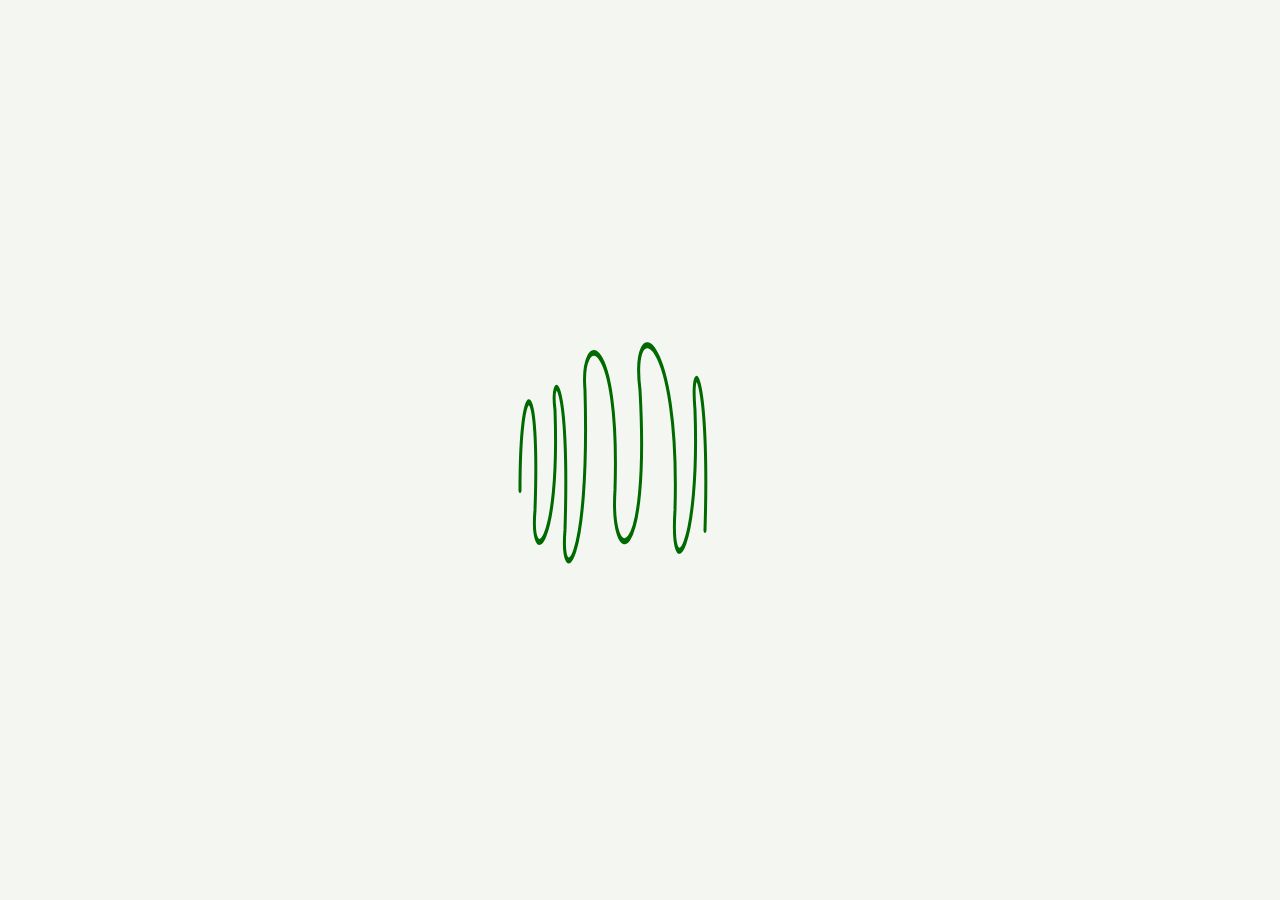
<file: mockup/index.html>
<!DOCTYPE html>
<html lang="en">
<head>
<meta charset="utf-8">
<meta name="viewport" content="width=device-width, initial-scale=1">
<title>Bloom — Adaptive Learning Pathway</title>
<style>
  :root{
    --bg:#f4f6f2; --panel:#ffffff; --ink:#232a26; --muted:#6b736c; --faint:#9aa39b;
    --line:#e3e7dd; --line-2:#edf0e9;
    --accent:#4f6f52; --accent-d:#3c583f; --accent-soft:#e8efe4;
    --slate:#7c869b; --track:#dde2ea;
    --ok:#4f7a4f; --ok-soft:#e7f0e5; --warn:#8f6a2f; --warn-soft:#f3ecdc;
    --danger:#a5503f; --danger-soft:#f3e2dd; --sidebar:#eef1ea;
    --serif:'Iowan Old Style','Palatino Linotype',Palatino,'Book Antiqua',Georgia,'Times New Roman',serif;
  }
  *{box-sizing:border-box}
  html,body{margin:0}
  body{
    font:15px/1.55 -apple-system,BlinkMacSystemFont,"Segoe UI",Roboto,Helvetica,Arial,sans-serif;
    color:var(--ink); background:var(--bg); min-height:100vh;
  }
  h1,h2{margin:0}
  .muted{color:var(--muted)} .faint{color:var(--faint)} .small{font-size:12.5px}

  /* ---------- App shell + sidebar ---------- */
  .app{display:grid; grid-template-columns:238px 1fr; min-height:100vh}
  .side{background:var(--sidebar); border-right:1px solid var(--line);
    display:flex; flex-direction:column; padding:20px 16px; position:sticky; top:0; height:100vh}
  .brand{display:flex; align-items:center; gap:10px; padding:2px 6px 20px}
  .brand-name{font-family:var(--serif); font-size:20px; font-weight:600; letter-spacing:.3px; line-height:1}
  .brand-sub{font-size:10px; letter-spacing:.16em; text-transform:uppercase; color:var(--faint); margin-top:3px}
  .nav{display:flex; flex-direction:column; gap:4px}
  .nav-item{display:flex; align-items:center; gap:11px; width:100%; text-align:left; background:none;
    border:1px solid transparent; border-radius:10px; padding:9px 11px; font:inherit; font-size:14px;
    font-weight:550; color:var(--muted); cursor:pointer; transition:.12s}
  .nav-item:hover{background:#e6ebe1; color:var(--ink)}
  .nav-item.active{background:var(--panel); color:var(--accent-d); border-color:var(--line);
    box-shadow:0 1px 2px rgba(0,0,0,.03); font-weight:650}
  .nav-item .ni{width:18px; height:18px; stroke:currentColor; fill:none; stroke-width:1.7;
    stroke-linecap:round; stroke-linejoin:round; flex:0 0 auto}
  .side-mastery{margin-top:22px; padding:14px; background:var(--panel); border:1px solid var(--line); border-radius:12px}
  .side-cap{font-size:10px; text-transform:uppercase; letter-spacing:.09em; color:var(--faint); font-weight:700}
  .side-tier{font-size:15px; font-weight:650; margin:3px 0 10px}
  .side-sub{font-size:11px; color:var(--muted); margin-top:5px}
  .side-foot{margin-top:auto; display:flex; flex-direction:column; gap:12px}
  .demo-state{font-size:10px; color:var(--faint); text-align:center; letter-spacing:.04em}

  /* ---------- Main / page head ---------- */
  .main{padding:32px 42px 64px; max-width:980px}
  .page{animation:fade .22s ease}
  @keyframes fade{from{opacity:0; transform:translateY(5px)}to{opacity:1; transform:none}}
  .pagehead{display:flex; align-items:flex-end; justify-content:space-between; gap:16px; margin-bottom:24px}
  .trail{display:flex; align-items:center; gap:7px; margin-bottom:7px}
  .tcrumb{background:none; border:none; font:inherit; font-size:13px; color:var(--muted); cursor:pointer; padding:0}
  .tcrumb:hover{color:var(--accent)}
  .tsep{color:var(--faint)} .tcur{font-size:13px; color:var(--faint)}
  .ptitle{font-family:var(--serif); font-size:27px; font-weight:600; letter-spacing:.2px}
  .ph-right{padding-bottom:5px}

  .pill{display:inline-block; background:var(--accent-soft); color:var(--accent-d); border:1px solid #d3e0cd;
    padding:4px 12px; border-radius:999px; font-size:12px; font-weight:650}
  .pill.slate{background:#eceef3; color:#586179; border-color:#dde1ea}

  .panel{background:var(--panel); border:1px solid var(--line); border-radius:14px; padding:20px}
  .cap{font-size:11px; text-transform:uppercase; letter-spacing:.07em; color:var(--faint); font-weight:700; margin-bottom:10px}
  .banner{background:var(--accent-soft); border:1px solid #d3e0cd; color:var(--accent-d);
    border-radius:12px; padding:12px 16px; font-weight:600; font-size:13.5px; margin-bottom:16px}

  /* ---------- Buttons ---------- */
  .btn{font:inherit; font-weight:600; font-size:14px; cursor:pointer; border:1px solid var(--line);
    background:var(--panel); color:var(--ink); padding:10px 17px; border-radius:10px; transition:.13s}
  .btn:hover{border-color:var(--accent); color:var(--accent-d)}
  .btn:disabled{opacity:.45; cursor:not-allowed}
  .btn.primary{background:var(--accent); border-color:var(--accent); color:#fff}
  .btn.primary:hover{background:var(--accent-d); color:#fff}
  .btn.ok{background:var(--ok-soft); border-color:#cfe0cc; color:#3a6b3a}
  .btn.ok:hover{border-color:var(--ok); color:#3a6b3a}
  .btn.danger{background:var(--danger-soft); border-color:#e6cbc4; color:#8f4636}
  .btn.danger:hover{border-color:var(--danger); color:#8f4636}
  .btn.ghost{background:transparent}
  .btn.lg{padding:13px 24px; font-size:15px}
  .actions-row{display:flex; gap:10px; flex-wrap:wrap; margin-top:22px}

  /* ---------- Dashboard ---------- */
  .dash{display:grid; grid-template-columns:1.1fr 1fr; gap:18px}
  .dash .wide{grid-column:1 / -1}
  .mastery-panel{display:flex; flex-direction:column; align-items:center; text-align:center}
  .mastery-label{font-weight:600; margin-top:6px}
  .continue .big{font-size:18px; font-weight:650; margin-top:2px}

  /* ---------- Curriculum: capsule cards ---------- */
  .subgrid{display:grid; grid-template-columns:repeat(3,1fr); gap:16px}
  .subcard{position:relative; text-align:left; background:var(--panel); border:1px solid var(--line);
    border-radius:16px; padding:18px; cursor:pointer; font:inherit; transition:.14s;
    display:flex; flex-direction:column; gap:11px}
  .subcard:hover{border-color:var(--accent); box-shadow:0 8px 22px rgba(60,88,63,.10); transform:translateY(-2px)}
  .subcard.is-done{border-color:#cfe0cc; background:linear-gradient(180deg,#fbfdfa,#f4f8f1)}
  .subcard-head{display:flex; align-items:center; justify-content:space-between; min-height:40px}
  .subcard-ico{width:40px; height:40px; border-radius:11px; background:var(--accent-soft); color:var(--accent);
    display:flex; align-items:center; justify-content:center; flex:0 0 auto}
  .subcard-ico .si{width:23px; height:23px; stroke:currentColor; fill:none; stroke-width:1.7; stroke-linecap:round; stroke-linejoin:round}
  .subcard.is-done .subcard-ico{background:#e2ede0}
  .subcard-name{font-size:15.5px; font-weight:650}
  .subcard-meta{font-size:12px; color:var(--muted); margin-top:-4px}
  .mini-bar{height:6px; background:var(--track); border-radius:999px; overflow:hidden; margin-top:2px}
  .mini-bar>div{height:100%; background:var(--accent); border-radius:999px; transition:width .4s}
  .chip{font-size:11px; font-weight:700; border-radius:999px; padding:4px 10px; white-space:nowrap}
  .chip.ok{background:var(--ok-soft); color:#3a6b3a} .chip.warn{background:var(--warn-soft); color:var(--warn)}
  .chip.muted{background:#eef0ec; color:var(--muted)}
  .check{width:24px; height:24px; border-radius:50%; background:var(--accent); color:#fff;
    display:flex; align-items:center; justify-content:center; font-size:13px; font-weight:800; flex:0 0 auto}

  /* ---------- Curriculum: bloom / xp panel ---------- */
  .bloom-panel{display:flex; align-items:center; justify-content:space-between; gap:26px; margin-top:20px; padding:22px 26px}
  .bloom-left{flex:1}
  .bloom-right{flex:0 0 auto}
  .xp{height:14px; background:var(--track); border-radius:999px; overflow:hidden; margin:6px 0 9px}
  .xp.mini{height:8px; margin:6px 0 0}
  .xp-fill{height:100%; background:linear-gradient(90deg,var(--accent),#6f9070); border-radius:999px; transition:width .5s}

  /* ---------- Subtopic hub ---------- */
  .subtopic-hero{display:flex; align-items:center; gap:18px; margin-bottom:18px}
  .subtopic-ico-lg{width:58px; height:58px; border-radius:15px; background:var(--accent-soft); color:var(--accent);
    display:flex; align-items:center; justify-content:center; flex:0 0 auto}
  .subtopic-ico-lg .si{width:31px; height:31px; stroke:currentColor; fill:none; stroke-width:1.7; stroke-linecap:round; stroke-linejoin:round}
  .subtopic-hero h2{font-family:var(--serif); font-size:22px; margin-bottom:4px}
  .choice{display:grid; grid-template-columns:1fr 1fr; gap:16px}
  .choice-card{text-align:left; background:var(--panel); border:1px solid var(--line); border-radius:16px;
    padding:22px; cursor:pointer; font:inherit; transition:.14s}
  .choice-card:hover{border-color:var(--accent); box-shadow:0 8px 22px rgba(60,88,63,.10); transform:translateY(-2px)}
  .choice-ico{width:44px; height:44px; border-radius:12px; background:var(--accent-soft); color:var(--accent);
    display:flex; align-items:center; justify-content:center; margin-bottom:14px}
  .choice-ico .ci{width:24px; height:24px; stroke:currentColor; fill:none; stroke-width:1.7; stroke-linecap:round; stroke-linejoin:round}
  .choice-t{font-size:17px; font-weight:650; margin-bottom:5px}
  .choice-d{color:var(--muted); font-size:13.5px; line-height:1.5}

  /* ---------- Study lesson ---------- */
  .lesson-tier{font-size:12px; color:var(--accent-d); font-weight:650; margin-bottom:6px}
  .lesson h2{font-family:var(--serif); font-size:23px; margin-bottom:14px}
  .lesson p{font-size:15px; line-height:1.75; color:#343a35; margin:0}
  .recap{display:flex; gap:8px; flex-wrap:wrap}
  .assistant{display:flex; gap:8px; margin-top:22px; padding-top:18px; border-top:1px solid var(--line-2)}
  .assistant input{flex:1; border:1px solid var(--line); border-radius:10px; padding:10px 12px; font:inherit; background:#fbfcfa; color:var(--ink)}

  /* ---------- Assessment ---------- */
  .mastery{background:#fafcf9; border:1px solid var(--line); border-radius:12px; padding:16px; margin-bottom:20px}
  .bar{height:12px; background:var(--track); border-radius:999px; overflow:hidden}
  .bar .fill{height:100%; background:linear-gradient(90deg,var(--accent),#6f9070); border-radius:999px; transition:width .4s}
  .skills{display:flex; flex-wrap:wrap; gap:7px; margin-top:12px}
  .skill{font-size:12px; background:#eef1ea; color:#5c645b; border:1px solid var(--line); border-radius:8px; padding:3px 9px}
  .skill.done{background:var(--ok-soft); color:#3a6b3a; border-color:#cfe0cc}
  .q-tag{font-size:12px; color:var(--accent-d); font-weight:650; margin-bottom:8px}
  .q-prompt{font-size:17px; font-weight:600; line-height:1.45; margin-bottom:14px}
  .opts{display:flex; flex-direction:column; gap:9px}
  .opt{text-align:left; font:inherit; font-size:14.5px; background:var(--panel); border:1px solid var(--line);
    border-radius:11px; padding:12px 15px; cursor:pointer; transition:.12s}
  .opt:hover{border-color:var(--accent)}
  .opt.sel{border-color:var(--accent); background:var(--accent-soft)}
  .opt.correct{border-color:#bcd8b8; background:var(--ok-soft); color:#33683a; font-weight:600}
  .opt.wrong{border-color:#e6c3ba; background:var(--danger-soft); color:#8f4636}
  .area{width:100%; min-height:80px; resize:vertical; border:1px solid var(--line); border-radius:11px;
    padding:12px 14px; font:inherit; background:#fbfcfa; color:var(--ink)}
  .graded{margin-top:18px; border-top:1px solid var(--line-2); padding-top:16px}
  .answer{background:#f3f7f1; border:1px solid #d8e6d4; border-radius:10px; padding:11px 14px; margin-bottom:14px; font-size:14px}
  .big-check{width:54px; height:54px; margin:0 auto; border-radius:50%; background:var(--accent); color:#fff;
    display:flex; align-items:center; justify-content:center; font-size:27px; font-weight:800}

  /* ---------- Defense chat ---------- */
  .defense-lead{margin-bottom:12px}
  .chat{display:flex; flex-direction:column; gap:13px; background:#fafcf9; border:1px solid var(--line);
    border-radius:13px; padding:18px; max-height:360px; overflow:auto}
  .msg{display:flex; flex-direction:column; max-width:80%}
  .msg.ex{align-self:flex-start} .msg.me{align-self:flex-end; align-items:flex-end}
  .who{font-size:10px; font-weight:700; text-transform:uppercase; letter-spacing:.06em; color:var(--faint); margin:0 4px 4px}
  .bubble{padding:11px 14px; border-radius:14px; font-size:14px; line-height:1.5}
  .msg.ex .bubble{background:var(--panel); border:1px solid var(--line); border-top-left-radius:4px}
  .msg.me .bubble{background:var(--accent); color:#fff; border-top-right-radius:4px}
  .reply-btn{display:block; text-align:left; width:100%; margin-top:14px; background:var(--panel);
    border:1px dashed var(--accent); color:var(--accent-d); border-radius:11px; padding:12px 15px;
    font:inherit; font-size:14px; cursor:pointer; transition:.12s}
  .reply-btn:hover{background:var(--accent-soft)}
  .verdict{margin-top:16px; border-top:1px solid var(--line-2); padding-top:16px}

  /* ---------- Progression / exit ---------- */
  .prog{max-width:520px; margin:10px auto; text-align:center}
  .prog-sub{color:var(--muted); margin:10px 0 24px; line-height:1.65}
  .exit-panel{max-width:440px; margin:24px auto; text-align:center}

  /* ---------- Flower ---------- */
  .flower{display:block; margin:0 auto}

  /* ---------- Landing + entry (full screen) ---------- */
  .landing,.entry{min-height:100vh; display:flex; align-items:center; justify-content:center; padding:24px;
    position:relative; background-image:radial-gradient(rgba(120,140,120,.10) 1px, transparent 1px); background-size:22px 22px}
  .landing-inner{max-width:450px; text-align:center}
  .landing-title{font-family:var(--serif); font-size:46px; font-weight:600; margin:16px 0 8px; letter-spacing:.5px}
  .landing-sub{color:var(--muted); font-size:15px; line-height:1.65; margin-bottom:28px}
  .landing-actions{display:flex; gap:12px; justify-content:center; flex-wrap:wrap}
  .entry-inner{width:100%; max-width:620px; text-align:center}
  .entry-q{font-family:var(--serif); font-size:34px; font-weight:600; margin-bottom:28px}
  .entry-bar{display:flex; align-items:center; gap:8px; background:var(--panel); border:1px solid var(--line);
    border-radius:999px; padding:8px 8px 8px 22px; box-shadow:0 8px 24px rgba(60,80,60,.07)}
  .entry-input{flex:1; border:none; outline:none; font:inherit; font-size:16px; background:none; color:var(--ink)}
  .entry-send{width:42px; height:42px; border-radius:50%; border:none; background:var(--accent); color:#fff;
    font-size:19px; line-height:1; cursor:pointer; flex:0 0 auto; transition:.13s}
  .entry-send:hover{background:var(--accent-d)}
  .entry-hint{color:var(--faint); font-size:13px; margin-top:16px}
  .entry-settings{position:absolute; top:22px; right:26px; width:38px; height:38px; border-radius:50%;
    border:1px solid var(--line); background:var(--panel); color:var(--muted); cursor:pointer;
    display:flex; align-items:center; justify-content:center}
  .entry-settings svg{width:20px; height:20px; stroke:currentColor; fill:none; stroke-width:1.6}
  .entry-settings:hover{color:var(--accent)}

  /* ---------- Toast ---------- */
  .toast{position:fixed; left:50%; bottom:26px; transform:translateX(-50%) translateY(16px);
    background:#2c342d; color:#fff; padding:11px 20px; border-radius:12px; font-size:13.5px; font-weight:600;
    opacity:0; pointer-events:none; transition:.25s; z-index:50; box-shadow:0 8px 24px rgba(0,0,0,.18)}
  .toast.show{opacity:1; transform:translateX(-50%) translateY(0)}

  /* ---------- Responsive ---------- */
  @media(max-width:820px){ .subgrid{grid-template-columns:1fr 1fr} .dash{grid-template-columns:1fr} }
  @media(max-width:720px){
    .app{grid-template-columns:1fr}
    .side{position:static; height:auto; flex-direction:row; align-items:center; flex-wrap:wrap; gap:10px; padding:12px 16px}
    .brand{padding:0 12px 0 0} .nav{flex-direction:row}
    .side-mastery{display:none}
    .side-foot{margin:0 0 0 auto; flex-direction:row; align-items:center; gap:14px}
    .main{padding:22px 18px 54px}
  }
  @media(max-width:520px){ .subgrid,.choice{grid-template-columns:1fr} }

  /* ---------- Intro Overlay ---------- --> THIS IS THE CSS FOR OUR SQUIGGLY LINE INTRO*/
  #intro-view { 
    position: fixed; top: 0; left: 0; width: 100%; height: 100%; 
    background: var(--bg); display: flex; align-items: center; justify-content: center; 
    z-index: 9999; transition: opacity 0.5s ease;
  }
  .squiggle-container {
    width: 300px; height: 100px; fill: none; 
    stroke-linecap: round; stroke-linejoin: round;
    transform: scaleY(2); /*HOW TO RESIZE THE Y AXIS FOR THE SQUIGGLE */
  }
  .squiggle-container path {
    stroke-dasharray: 1000; stroke-dashoffset: 1000;
    animation: drawLine 2s ease-in-out forwards;
  }
  @keyframes drawLine { to { stroke-dashoffset: 0; } }


</style>
</head>
<body>

    <!-- Intro Overlay , THE HTML FOR THE SQUIGGLY LINE INTRO -->
  <div id="intro-view">
      <svg class="squiggle-container" viewBox="0 0 300 100" style="overflow: visible;">
          <!-- Chaotic scribble path -->
          <path style="stroke: rgb(0, 106, 0); stroke-width: 3; fill: none; stroke-linecap: round; stroke-linejoin: round;" 
                d="M 30 70 
                   C 30 10, 50 10, 45 80 
                   C 40 110, 70 100, 65 30 
                   C 60 10, 80 10, 75 90 
                   C 70 120, 100 110, 95 20 
                   C 90 -10, 130 -10, 125 70 
                   C 120 110, 160 110, 150 20   
                   C 140 -20, 190 -10, 185 80 
                   C 180 120, 210 100, 205 30 
                   C 200 0, 220 10, 215 90" />
      </svg>
  </div>

  <div id="app"></div>
  <div id="toast" class="toast"></div>

<script>
"use strict";

/* ============================================================
   BLOOM — adaptive learning pathway (throwaway POC UI, all mocked).
   A clickable state machine of screens. No AI, no backend.
   ============================================================ */

/* ---------- 1. MOCK DATA (hardcoded) ---------- */
const TIER_NAMES = {
  1: 'Tier 1 · Knowledge & Comprehension',
  2: 'Tier 2 · Application & Analysis',
  3: 'Tier 3 · Synthesis & Evaluation'
};

const SUBTOPICS = [
  {
    name: 'Gravitational fields',
    skills: ['g = F/m', 'g = GM/r²', "Newton's law of gravitation"],
    study: {
      1: "A gravitational field is the region around a mass where another mass feels a force. Field strength g is the force per unit mass: g = F/m, measured in N/kg. Near Earth's surface g ≈ 9.8 N/kg and points toward the centre of the Earth.",
      2: "For a point mass, g = GM/r². Field strength falls off with the inverse square of distance, so doubling r quarters g. To find a force, multiply the local field by the mass: F = mg. Fields from several masses add as vectors.",
      3: "Synthesis: the point-mass model assumes spherical symmetry and treats all the mass as concentrated at a point. It breaks down inside an extended body, for non-spherical distributions, and in strong fields where general relativity is needed. Be ready to justify where g = GM/r² applies and where it fails."
    },
    defenseOpener: "You've claimed to understand gravitational fields. Tell me — when does the g = GM/r² point-mass model stop being valid, and why?"
  },
  {
    name: 'Electric fields',
    skills: ['E = F/q', "Coulomb's law", 'E from a point charge'],
    study: {
      1: "An electric field surrounds any charge. Field strength E is the force per unit positive charge: E = F/q, in N/C. Field lines run from positive to negative charges and never cross.",
      2: "Coulomb's law gives the force between point charges: F = kq₁q₂/r², an inverse-square law. The field of a point charge is E = kQ/r². Superpose fields from several charges as vectors to find the net field.",
      3: "Synthesis: a point-charge model ignores the finite size of real charge distributions and the way conductors rearrange charge. At a conductor's surface the field is perpendicular and the interior field is zero. Be ready to defend when the point model is a good approximation."
    },
    defenseOpener: "You say you understand electric fields. Where does treating a charge as a point source break down, and what changes at a conductor's surface?"
  },
  {
    name: 'Magnetic fields',
    skills: ['F = BIL', 'F = qvB', 'Direction rules'],
    study: {
      1: "A magnetic field exerts forces on moving charges and currents. A current-carrying wire in a field feels F = BIL when the current is perpendicular to the field. Magnetic flux density B is measured in tesla (T).",
      2: "A single charge moving through a field feels F = qvB, maximum when v is perpendicular to B and zero when parallel. The force is always perpendicular to both v and B, given by the right-hand rule, which curves the charge into a circle.",
      3: "Synthesis: magnetism and electricity are frame-dependent facets of one electromagnetic field. A charge at rest feels no magnetic force, but in a frame where it moves it does. Be ready to reason about why the magnetic force is always perpendicular to motion and does no work."
    },
    defenseOpener: "Convince me you understand magnetic fields. Why does a static charge feel no magnetic force while a moving one does?"
  }
];

// One question per skill, per tier (index aligns with the skills array).
const QUESTIONS = {
  0: {
    1: [
      {type:'mcq',  prompt:'Gravitational field strength g is defined as…', options:['F · m','F / m','m / F','G · M'], answer:1},
      {type:'short',prompt:'State the units of gravitational field strength.', answer:'N/kg (or m/s²)'},
      {type:'mcq',  prompt:"In Newton's law of gravitation, the force between two masses is proportional to…", options:['r','1/r','1/r²','r²'], answer:2}
    ],
    2: [
      {type:'short',prompt:'A 2 kg mass sits where g = 9.8 N/kg. Find the force on it, then on a 5 kg mass at the same point.', answer:'19.6 N, then 49 N  (F = mg)'},
      {type:'mcq',  prompt:'Double your distance from a point mass. Its field strength g becomes…', options:['×2','÷2','÷4','×4'], answer:2},
      {type:'mcq',  prompt:'Surface field is g. At radius 2R (same mass) the field is about…', options:['g','g/2','g/4','2g'], answer:2}
    ]
  },
  1: {
    1: [
      {type:'mcq',  prompt:'Electric field strength E is defined as…', options:['F · q','q / F','F / q','k · Q'], answer:2},
      {type:'short',prompt:'State the units of electric field strength.', answer:'N/C (or V/m)'},
      {type:'mcq',  prompt:"In Coulomb's law the force between two point charges is proportional to…", options:['1/r²','r²','1/r','r'], answer:0}
    ],
    2: [
      {type:'short',prompt:'A +2 μC charge feels a force of 0.10 N in a field. Find E.', answer:'E = F/q = 0.10 / 2×10⁻⁶ = 5×10⁴ N/C'},
      {type:'mcq',  prompt:'Electric field lines point…', options:['from − to +','from + to −','in closed loops','randomly'], answer:1},
      {type:'mcq',  prompt:'Halve the distance to a point charge. The field E becomes…', options:['×2','×4','÷2','÷4'], answer:1}
    ]
  },
  2: {
    1: [
      {type:'mcq',  prompt:'The force on a current-carrying wire in a field is F =…', options:['qvB','BIL','½BIL','IL/B'], answer:1},
      {type:'short',prompt:'State the unit of magnetic flux density B.', answer:'tesla (T)'},
      {type:'mcq',  prompt:'The force F = qvB on a moving charge is maximum when v is … to B.', options:['parallel','anti-parallel','perpendicular','at 45°'], answer:2}
    ],
    2: [
      {type:'short',prompt:'A 0.5 m wire carries 3 A at 90° in a 0.2 T field. Find the force.', answer:'F = BIL = 0.2 × 3 × 0.5 = 0.3 N'},
      {type:'mcq',  prompt:'A charge moving parallel to B feels a magnetic force of…', options:['maximum','qvB','zero','qE'], answer:2},
      {type:'mcq',  prompt:'The magnetic force on a moving charge is always … its velocity.', options:['parallel to','perpendicular to','opposite to','independent of'], answer:1}
    ]
  }
};

// Scripted Tier 3 "thesis defense" exchanges (student replies are canned).
const DEFENSE = {
  0: [
    {student:"It assumes all the mass acts at a point, so it fails inside an extended body and for non-spherical mass distributions.",
     examiner:"Reasonable. Push further — what about very strong fields, say near a compact star?"},
    {student:"There Newtonian gravity breaks down and you need general relativity; g = GM/r² is only a weak-field approximation.",
     examiner:"Good. One more — for a valid point mass, what quantity stays fixed as r changes?"},
    {student:"The product g·r² stays constant — that's just the inverse-square law restated.",
     examiner:"I've heard enough to reach a verdict."}
  ],
  1: [
    {student:"The point model ignores the physical size of a charged object and any induced charge on nearby conductors.",
     examiner:"And at the surface of a conductor in equilibrium?"},
    {student:"The field there is perpendicular to the surface, and the field inside the conductor is zero.",
     examiner:"Why must the internal field be zero?"},
    {student:"Because free charges rearrange until they cancel any internal field — otherwise they'd keep moving.",
     examiner:"Enough. Let me judge."}
  ],
  2: [
    {student:"The magnetic force is F = qvB, so it's zero when v = 0 — only moving charge couples to the field.",
     examiner:"That raises a puzzle: motion is relative. Whose frame decides?"},
    {student:"It's frame-dependent — electric and magnetic fields transform into each other between observers; they're one field.",
     examiner:"Then why does the magnetic force do no work?"},
    {student:"Because it's always perpendicular to the velocity, so it changes direction but not speed.",
     examiner:"Good enough for a verdict."}
  ]
};

/* ---------- 2. STATE ---------- */
function freshState(){
  return {
    screen: 'splash',
    currentBand: 1,          // tier-major: whole cohort works one band at a time
    currentSubtopic: 0,
    lastSubtopic: null,
    flowerStage: 0,          // number of fully-cleared bands (0..3)
    courseComplete: false,
    pendingUnlock: null,
    returnFromExit: 'dashboard',
    progress: SUBTOPICS.map(function(){
      return { 1:{skills:0,done:false}, 2:{skills:0,done:false}, 3:{defense:'none'} };
    }),
    exam: null,              // transient Tier 1/2 loop state
    chat: null               // transient Tier 3 defense state
  };
}
function deepCopy(o){ return JSON.parse(JSON.stringify(o)); }

// A pre-baked "save" so the has-save -> Resume branch is demoable immediately.
let savedExists = true;
let saved = (function(){
  const s = freshState();
  s.screen = 'dashboard';
  s.currentBand = 2;
  s.flowerStage = 1;                         // Tier 1 band already cleared
  s.progress[0][1] = {skills:3, done:true};
  s.progress[1][1] = {skills:3, done:true};
  s.progress[2][1] = {skills:3, done:true};
  s.progress[1][2] = {skills:1, done:false}; // mid Tier 2
  s.lastSubtopic = 1;
  return s;
})();

let state = freshState();

/* ---------- 3. SMALL HELPERS ---------- */
function tierShort(b){ return 'Tier ' + b; }
function skillsN(i){ return SUBTOPICS[i].skills.length; }
function bandDone(){
  const b = state.currentBand;
  return state.progress.filter(function(p){ return b===3 ? p[3].defense==='passed' : p[b].done; }).length;
}
function bandsClearedText(){
  return ['In bud — no tiers cleared','Tier 1 cleared','Tier 2 cleared','Full bloom — all tiers cleared'][state.flowerStage];
}
function bandProgressText(){
  if(state.courseComplete) return 'All tiers complete';
  return tierShort(state.currentBand) + ' — ' + bandDone() + ' of ' + SUBTOPICS.length + ' subtopics mastered';
}
function skillDone(i, band, si){
  if(band===3) return state.progress[i][3].defense==='passed';
  return si < state.progress[i][band].skills;
}
function bandStatus(i, band){
  const p = state.progress[i];
  if(band===3){
    if(p[3].defense==='passed')    return {label:'Defense passed', cls:'ok'};
    if(p[3].defense==='sent-back') return {label:'In review', cls:'warn'};
    return {label:'Not attempted', cls:'muted'};
  }
  const m = p[band];
  if(m.done)     return {label:'Mastered', cls:'ok'};
  if(m.skills>0) return {label:'In progress', cls:'warn'};
  return {label:'Not started', cls:'muted'};
}

/* ---------- 4. ICONS (inline SVG, sage line-art) ---------- */
function brandMark(){
  return '<svg width="24" height="24" viewBox="0 0 24 24" fill="none" aria-hidden="true">'
    + '<path d="M12 12.5 C 8.6 9.4 8.6 4.8 12 3 C 15.4 4.8 15.4 9.4 12 12.5 Z" fill="#e3ecdd" stroke="#5f7a5a" stroke-width="1.2"/>'
    + '<path d="M12 12.5 C 8.8 12.8 5 14.6 4.6 19 C 8.6 19 11.4 16.9 12 12.5 Z" fill="#e6ebf1" stroke="#8792ac" stroke-width="1.2"/>'
    + '<path d="M12 12.5 C 15.2 12.8 19 14.6 19.4 19 C 15.4 19 12.6 16.9 12 12.5 Z" fill="#e6ebf1" stroke="#8792ac" stroke-width="1.2"/>'
    + '</svg>';
}
function dashIcon(){ return '<svg class="ni" viewBox="0 0 20 20"><rect x="3" y="3" width="6" height="6" rx="1.6"/><rect x="11" y="3" width="6" height="6" rx="1.6"/><rect x="3" y="11" width="6" height="6" rx="1.6"/><rect x="11" y="11" width="6" height="6" rx="1.6"/></svg>'; }
function curricIcon(){ return '<svg class="ni" viewBox="0 0 20 20"><path d="M4 6h12M4 10h12M4 14h8"/></svg>'; }
function exitIcon(){ return '<svg class="ni" viewBox="0 0 20 20"><path d="M12 4H6a2 2 0 0 0-2 2v8a2 2 0 0 0 2 2h6"/><path d="M9.5 10H17M14 7l3 3-3 3"/></svg>'; }
function gearIcon(){ return '<svg viewBox="0 0 24 24"><circle cx="12" cy="12" r="3.2"/><path d="M12 2.5v3M12 18.5v3M2.5 12h3M18.5 12h3M5 5l2 2M17 17l2 2M19 5l-2 2M7 17l-2 2"/></svg>'; }
function studyIcon(){ return '<svg class="ci" viewBox="0 0 24 24"><path d="M4 5a2 2 0 0 1 2-2h5v17H6a2 2 0 0 1-2-2V5Z"/><path d="M20 5a2 2 0 0 0-2-2h-5v17h5a2 2 0 0 0 2-2V5Z"/></svg>'; }
function assessIcon(){ return '<svg class="ci" viewBox="0 0 24 24"><rect x="5" y="4" width="14" height="17" rx="2"/><path d="M9 4V3h6v1"/><path d="M8.5 12l2 2 4-4"/></svg>'; }
function defenseIcon(){ return '<svg class="ci" viewBox="0 0 24 24"><path d="M4 5h16v10H9l-4 4V5Z"/><path d="M8 9h8M8 11.5h5"/></svg>'; }
function subIcon(i){
  if(i===0) return '<svg class="si" viewBox="0 0 32 32"><circle cx="16" cy="16" r="2.6" fill="currentColor" stroke="none"/><circle cx="16" cy="16" r="7.5"/><circle cx="16" cy="16" r="12"/></svg>';
  if(i===1) return '<svg class="si" viewBox="0 0 32 32"><circle cx="16" cy="16" r="3.2"/><path d="M16 4v6M16 22v6M4 16h6M22 16h6M8 8l4 4M20 20l4 4M24 8l-4 4M8 24l4-4"/></svg>';
  return '<svg class="si" viewBox="0 0 32 32"><path d="M9 6v9a7 7 0 0 0 14 0V6"/><path d="M6 6h6M6 6v4M20 6h6M26 6v4"/></svg>';
}

/* ---------- 5. FLOWER (line-art botanical, blooms by stage 0..3) ---------- */
function flowerSVG(stage, size){
  size = size || 150;
  const cx = size/2, py = size*0.66, t = stage/3;
  function petal(angle, len, wid, fill, stroke){
    const d = 'M0 0 C '+wid+' '+(-len*0.32)+' '+(wid*0.5)+' '+(-len*0.92)+' 0 '+(-len)
            + ' C '+(-wid*0.5)+' '+(-len*0.92)+' '+(-wid)+' '+(-len*0.32)+' 0 0 Z';
    return '<path d="'+d+'" transform="translate('+cx+','+py+') rotate('+angle+')" fill="'+fill+'" stroke="'+stroke+'" stroke-width="1.5" stroke-linejoin="round"/>';
  }
  const INs='#7f8f70', INf=(stage===0?'#e4ecdd':'#eef2ea');
  const OUTs='#98a3bd', OUTf='rgba(152,163,189,0.30)';
  const Ls='#6f8468', Lf='rgba(124,150,120,0.32)';
  const Li=size*0.30, Lo=size*0.40, Ll=size*0.21;
  const si=5 + t*20, so=18 + t*46;
  let g = '<line x1="'+cx+'" y1="'+py+'" x2="'+cx+'" y2="'+(size-2)+'" stroke="'+Ls+'" stroke-width="2"/>';
  // calyx / base leaves (grow with stage)
  g += petal(114, Ll*(0.6+0.4*t), size*0.10, Lf, Ls) + petal(-114, Ll*(0.6+0.4*t), size*0.10, Lf, Ls);
  if(stage>=2){ g += petal(146, Ll*0.8, size*0.09, Lf, Ls) + petal(-146, Ll*0.8, size*0.09, Lf, Ls); }
  // outer petals (open from stage 1)
  if(stage>=1){ [-2,-1,1,2].forEach(function(m){ g += petal(m*so/2, Lo, size*0.135, OUTf, OUTs); }); }
  // inner petals (always, splay as it opens)
  [-1,0,1].forEach(function(m){ g += petal(m*si, Li, size*0.11, INf, INs); });
  // stamen centre at fuller bloom
  if(stage>=2){ g += '<circle cx="'+cx+'" cy="'+(py-Li*0.5)+'" r="'+(size*0.035)+'" fill="#d9c98a" stroke="#b9a45f" stroke-width="1"/>'; }
  return '<svg class="flower" viewBox="0 0 '+size+' '+size+'" width="'+size+'" height="'+size+'" role="img" aria-label="mastery flower, stage '+stage+' of 3">'+g+'</svg>';
}

/* ---------- 6. MOCK PERFORMANCE CHART ---------- */
function chartSVG(){
  const vals = [35,42,38,55,60,72,78];
  const w=340, h=120, pad=12, max=100;
  const step = (w-pad*2)/(vals.length-1);
  const pts = vals.map(function(v,i){ return [pad+i*step, h-pad-(v/max)*(h-pad*2)]; });
  const line = pts.map(function(p,i){ return (i?'L':'M')+p[0].toFixed(1)+' '+p[1].toFixed(1); }).join(' ');
  const area = line + ' L '+pts[pts.length-1][0].toFixed(1)+' '+(h-pad)+' L '+pts[0][0].toFixed(1)+' '+(h-pad)+' Z';
  let grid = '';
  [0.25,0.5,0.75].forEach(function(f){ const y=(pad+(h-pad*2)*f).toFixed(1); grid+='<line x1="'+pad+'" y1="'+y+'" x2="'+(w-pad)+'" y2="'+y+'" stroke="#eef1ea"/>'; });
  const dots = pts.map(function(p){ return '<circle cx="'+p[0].toFixed(1)+'" cy="'+p[1].toFixed(1)+'" r="2.6" fill="#4f6f52"/>'; }).join('');
  return '<svg viewBox="0 0 '+w+' '+h+'" width="100%" height="'+h+'">'
    + grid + '<line x1="'+pad+'" y1="'+(h-pad)+'" x2="'+(w-pad)+'" y2="'+(h-pad)+'" stroke="#dfe3da"/>'
    + '<path d="'+area+'" fill="rgba(79,111,82,0.10)"/>'
    + '<path d="'+line+'" fill="none" stroke="#4f6f52" stroke-width="2" stroke-linejoin="round" stroke-linecap="round"/>'
    + dots + '</svg>';
}

/* ---------- 7. SHELL + PAGE HEAD ---------- */
function shell(inner){
  const active = state.screen==='dashboard' ? 'dashboard' : (state.screen==='exit' ? 'exit' : 'curriculum');
  return '<div class="app"><aside class="side">'
    + '<div class="brand">'+brandMark()+'<div><div class="brand-name">Bloom</div><div class="brand-sub">Pathway</div></div></div>'
    + '<nav class="nav">'
    +   '<button class="nav-item '+(active==='dashboard'?'active':'')+'" data-action="toDashboard">'+dashIcon()+'<span>Dashboard</span></button>'
    +   '<button class="nav-item '+(active==='curriculum'?'active':'')+'" data-action="toCurriculum">'+curricIcon()+'<span>Curriculum</span></button>'
    + '</nav>'
    + '<div class="side-mastery"><div class="side-cap">Current tier</div><div class="side-tier">'+tierShort(state.currentBand)+'</div>'
    +   '<div class="xp mini"><div class="xp-fill" style="width:'+Math.round(bandDone()/SUBTOPICS.length*100)+'%"></div></div>'
    +   '<div class="side-sub">'+bandDone()+' / '+SUBTOPICS.length+' subtopics</div></div>'
    + '<div class="side-foot">'
    +   '<button class="nav-item '+(active==='exit'?'active':'')+'" data-action="toExit">'+exitIcon()+'<span>Exit</span></button>'
    +   '<div class="demo-state">demo state · '+state.screen+'</div>'
    + '</div></aside>'
    + '<main class="main">'+inner+'</main></div>';
}
function pageHead(title, opts){
  opts = opts || {};
  const right = opts.right ? '<div class="ph-right">'+opts.right+'</div>' : '';
  let left = '<div>';
  if(opts.crumbs){
    const parents = opts.crumbs.map(function(c){
      return '<button class="tcrumb" data-action="'+c.action+'"'+(c.arg!=null?' data-arg="'+c.arg+'"':'')+'>'+c.label+'</button>';
    }).join('<span class="tsep">›</span>');
    left += '<div class="trail">'+parents+'<span class="tsep">›</span><span class="tcur">'+title+'</span></div>';
  }
  left += '<h1 class="ptitle">'+title+'</h1></div>';
  return '<header class="pagehead">'+left+right+'</header>';
}

/* ---------- 8. SCREENS ---------- */
function splash(){
  return '<div class="landing"><div class="landing-inner">'
    + flowerSVG(savedExists ? saved.flowerStage : 1, 120)
    + '<h1 class="landing-title">Bloom</h1>'
    + '<p class="landing-sub">An adaptive learning pathway built on Bloom’s taxonomy. Grow a topic from first principles to demonstrated mastery.</p>'
    + '<div class="landing-actions">'
    +   '<button class="btn primary lg" data-action="newRun">Start learning</button>'
    +   '<button class="btn ghost lg" data-action="resume" '+(savedExists?'':'disabled')+'>Resume session</button>'
    + '</div>'
    + '<div class="faint small" style="margin-top:20px">Entry point → “Has save?” — Resume opens the saved session; Start begins a new topic.</div>'
    + '</div></div>';
}

function topicEntry(){
  return '<div class="entry">'
    + '<button class="entry-settings" data-action="noop" aria-label="Account settings">'+gearIcon()+'</button>'
    + '<div class="entry-inner">'
    +   '<h1 class="entry-q">What do you want to learn?</h1>'
    +   '<div class="entry-bar"><input id="topicInput" class="entry-input" placeholder="e.g. Fields in physics" value="Fields in physics" autocomplete="off">'
    +     '<button class="entry-send" data-action="submitTopic" aria-label="Submit">→</button></div>'
    +   '<p class="entry-hint">Type anything — the demo loads a hardcoded IB Physics curriculum.</p>'
    + '</div></div>';
}

function dashboard(){
  const last = state.lastSubtopic;
  const cont = last!=null
    ? '<div class="big">'+SUBTOPICS[last].name+'</div><div class="muted small">'+bandStatus(last,state.currentBand).label+' · '+tierShort(state.currentBand)+'</div>'
      + '<div class="actions-row"><button class="btn primary" data-action="selectSubtopic" data-arg="'+last+'">Resume subtopic →</button></div>'
    : '<div class="big">No subtopic yet</div><div class="muted small">Open the curriculum to begin.</div>'
      + '<div class="actions-row"><button class="btn primary" data-action="toCurriculum">Open curriculum →</button></div>';
  return '<div class="page">'
    + pageHead('Dashboard', {right:'<span class="pill">'+TIER_NAMES[state.currentBand]+'</span>'})
    + '<div class="dash">'
    +   '<section class="panel mastery-panel"><div class="cap">Knowledge mastery</div>'
    +     flowerSVG(state.flowerStage,150)
    +     '<div class="mastery-label">'+bandsClearedText()+'</div>'
    +     '<div class="muted small" style="margin-top:2px">'+bandProgressText()+'</div></section>'
    +   '<section class="panel continue"><div class="cap">Continue learning</div>'+cont+'</section>'
    +   '<section class="panel wide"><div class="cap">Performance</div>'+chartSVG()+'</section>'
    + '</div></div>';
}

function subCard(s, i){
  const st = bandStatus(i, state.currentBand);
  const done = st.cls==='ok';
  const b = state.currentBand;
  let pct;
  if(b===3) pct = state.progress[i][3].defense==='passed' ? 100 : (state.progress[i][3].defense==='sent-back' ? 40 : 0);
  else pct = Math.round(state.progress[i][b].skills / skillsN(i) * 100);
  const badge = done ? '<span class="check">✓</span>' : '<span class="chip '+st.cls+'">'+st.label+'</span>';
  return '<button class="subcard '+(done?'is-done':'')+'" data-action="selectSubtopic" data-arg="'+i+'">'
    + '<div class="subcard-head"><span class="subcard-ico">'+subIcon(i)+'</span>'+badge+'</div>'
    + '<div class="subcard-name">'+s.name+'</div>'
    + '<div class="subcard-meta">'+skillsN(i)+' skills · '+tierShort(b)+'</div>'
    + '<div class="mini-bar"><div style="width:'+pct+'%"></div></div>'
    + '</button>';
}

function curriculum(){
  const cards = SUBTOPICS.map(function(s,i){ return subCard(s,i); }).join('');
  const pct = Math.round(bandDone()/SUBTOPICS.length*100);
  return '<div class="page">'
    + pageHead('Curriculum', {right:'<span class="pill">'+TIER_NAMES[state.currentBand]+'</span>'})
    + (state.courseComplete ? '<div class="banner">Full bloom — all three tiers cleared across every subtopic.</div>' : '')
    + '<div class="subgrid">'+cards+'</div>'
    + '<section class="panel bloom-panel"><div class="bloom-left">'
    +   '<div class="cap">'+tierShort(state.currentBand)+' mastery</div>'
    +   '<div class="xp"><div class="xp-fill" style="width:'+pct+'%"></div></div>'
    +   '<div class="muted small">'+bandProgressText()+'</div></div>'
    +   '<div class="bloom-right">'+flowerSVG(state.flowerStage,150)+'</div>'
    + '</section></div>';
}

function subtopic(){
  const i = state.currentSubtopic, s = SUBTOPICS[i], t3 = state.currentBand===3;
  return '<div class="page">'
    + pageHead(s.name, {crumbs:[{label:'Curriculum',action:'toCurriculum'}], right:'<span class="pill">'+TIER_NAMES[state.currentBand]+'</span>'})
    + '<div class="subtopic-hero panel"><div class="subtopic-ico-lg">'+subIcon(i)+'</div>'
    +   '<div><h2>'+s.name+'</h2><div class="muted small">Skills · '+s.skills.join('  ·  ')+'</div></div></div>'
    + '<div class="choice">'
    +   '<button class="choice-card" data-action="toStudy"><div class="choice-ico">'+studyIcon()+'</div>'
    +     '<div class="choice-t">Study</div><div class="choice-d">Read the '+tierShort(state.currentBand)+' material for this subtopic.</div></button>'
    +   '<button class="choice-card" data-action="toExam"><div class="choice-ico">'+(t3?defenseIcon():assessIcon())+'</div>'
    +     '<div class="choice-t">'+(t3?'Defense':'Assessment')+'</div><div class="choice-d">'
    +     (t3?'Defend your understanding to an examiner.':'Answer questions until you master the skills.')+'</div></button>'
    + '</div></div>';
}

function study(){
  const s = SUBTOPICS[state.currentSubtopic];
  const recap = s.skills.map(function(sk){ return '<span class="skill">'+sk+'</span>'; }).join('');
  return '<div class="page">'
    + pageHead('Study', {crumbs:[{label:'Curriculum',action:'toCurriculum'},{label:s.name,action:'toSubtopic'}], right:'<span class="pill">'+TIER_NAMES[state.currentBand]+'</span>'})
    + '<article class="lesson panel"><div class="lesson-tier">'+TIER_NAMES[state.currentBand]+'</div>'
    +   '<h2>'+s.name+'</h2><p>'+s.study[state.currentBand]+'</p>'
    +   '<div class="cap" style="margin-top:20px">Skills covered</div><div class="recap">'+recap+'</div>'
    +   '<div class="assistant"><input placeholder="Ask the assistant about this topic…" disabled><button class="btn ghost" disabled>Ask</button></div>'
    + '</article>'
    + '<div class="actions-row"><button class="btn primary" data-action="toExam">Start assessment →</button></div>'
    + '</div>';
}

/* ----- Exam mode: engine chosen by band (system-read, not a user choice) ----- */
function examScreen(){ return state.currentBand===3 ? defenseScreen() : loopScreen(); }

function loopScreen(){
  const i = state.currentSubtopic, band = state.currentBand, s = SUBTOPICS[i], p = state.progress[i][band];
  if(p.done) return masteredCard();
  const idx = p.skills, q = QUESTIONS[i][band][idx], pct = Math.round(p.skills / skillsN(i) * 100);
  const chips = s.skills.map(function(sk,si){ return '<span class="skill '+(si<p.skills?'done':'')+'">'+(si<p.skills?'✓ ':'')+sk+'</span>'; }).join('');
  const body = q.type==='mcq' ? mcqOptions(q) : shortAnswer();
  return '<div class="page">'
    + pageHead('Assessment', {crumbs:[{label:'Curriculum',action:'toCurriculum'},{label:s.name,action:'toSubtopic'}], right:'<span class="pill">'+TIER_NAMES[band]+'</span>'})
    + '<section class="panel">'
    +   '<div class="mastery"><div class="cap">Mastery · '+p.skills+' / '+skillsN(i)+' skills</div>'
    +     '<div class="bar"><div class="fill" style="width:'+pct+'%"></div></div><div class="skills">'+chips+'</div></div>'
    +   '<div class="q-tag">Targeting · '+s.skills[idx]+'</div><div class="q-prompt">'+q.prompt+'</div>'+body
    +   gradeArea(q)
    + '</section></div>';
}
function mcqOptions(q){
  const submitted = state.exam.submitted, chosen = state.exam.chosen;
  const opts = q.options.map(function(o,oi){
    let cls='opt';
    if(submitted){ if(oi===q.answer) cls+=' correct'; else if(oi===chosen) cls+=' wrong'; }
    else if(oi===chosen) cls+=' sel';
    return '<button class="'+cls+'" data-action="selectMcq" data-arg="'+oi+'" '+(submitted?'disabled':'')+'>'
      + String.fromCharCode(97+oi)+') '+o+'</button>';
  }).join('');
  return '<div class="opts">'+opts+'</div>';
}
function shortAnswer(){
  return '<textarea class="area" placeholder="Type your answer… (demo ignores it)" '+(state.exam.submitted?'disabled':'')+'></textarea>';
}
function gradeArea(q){
  if(!state.exam.submitted){
    return '<div class="actions-row"><button class="btn primary" data-action="submitAnswer">Submit answer →</button></div>';
  }
  const model = q.type==='mcq' ? (String.fromCharCode(97+q.answer)+') '+q.options[q.answer]) : q.answer;
  return '<div class="graded"><div class="answer"><b>Model answer:</b> '+model+'</div>'
    + '<div class="cap">Grade — faked, you steer</div>'
    + '<div class="actions-row" style="margin-top:10px">'
    +   '<button class="btn ok" data-action="gradeCorrect">✓ Mark correct</button>'
    +   '<button class="btn danger" data-action="gradeIncorrect">✗ Mark incorrect</button>'
    +   '<button class="btn ghost" data-action="coinFlip">Coin-flip</button>'
    + '</div></div>';
}
function masteredCard(){
  const s = SUBTOPICS[state.currentSubtopic];
  return '<div class="page">'
    + pageHead('Assessment', {crumbs:[{label:'Curriculum',action:'toCurriculum'},{label:s.name,action:'toSubtopic'}], right:'<span class="pill">'+TIER_NAMES[state.currentBand]+'</span>'})
    + '<section class="panel" style="text-align:center">'
    +   '<div class="check big-check">✓</div>'
    +   '<h2 style="font-family:var(--serif); margin:12px 0 4px">Mastered at '+tierShort(state.currentBand)+'</h2>'
    +   '<p class="muted">Every skill in this subtopic is mastered at this tier.</p>'
    +   '<div class="skills" style="justify-content:center; margin-top:14px">'+s.skills.map(function(sk){return '<span class="skill done">✓ '+sk+'</span>';}).join('')+'</div>'
    +   '<div class="actions-row" style="justify-content:center"><button class="btn primary" data-action="toCurriculum">Back to curriculum →</button></div>'
    + '</section></div>';
}

function defenseScreen(){
  const i = state.currentSubtopic, s = SUBTOPICS[i], script = DEFENSE[i];
  const log = state.chat.log.map(function(m){
    return '<div class="msg '+m.who+'"><div class="who">'+(m.who==='ex'?'Examiner':'You')+'</div><div class="bubble">'+m.text+'</div></div>';
  }).join('');
  let controls;
  if(state.chat.step < script.length){
    controls = '<button class="reply-btn" data-action="sendReply">'+script[state.chat.step].student+'</button>'
      + '<div class="faint small" style="margin-top:8px">Scripted reply — click to respond.</div>';
  } else {
    controls = '<div class="verdict"><div class="cap">Examiner’s verdict — you steer</div><div class="actions-row" style="margin-top:8px">'
      + '<button class="btn ok" data-action="defensePass">Pass — grant mastery</button>'
      + '<button class="btn danger" data-action="defenseSendBack">Send back to review</button>'
      + '</div><div class="faint small" style="margin-top:8px">No meter here — Tier 3 is pass / fail.</div></div>';
  }
  return '<div class="page">'
    + pageHead('Defense', {crumbs:[{label:'Curriculum',action:'toCurriculum'},{label:s.name,action:'toSubtopic'}], right:'<span class="pill slate">Thesis defense</span>'})
    + '<section class="panel"><div class="defense-lead muted small">'+TIER_NAMES[3]+' — the examiner will press you on <b>'+s.name+'</b>.</div>'
    +   '<div class="chat">'+log+'</div>'+controls
    + '</section></div>';
}

function progression(){
  const heading = state.courseComplete ? 'Full bloom achieved' : tierShort(state.currentBand)+' complete';
  const msg = state.courseComplete
    ? 'Every subtopic has cleared all three tiers. The flower is in full bloom.'
    : 'Every subtopic has cleared '+tierShort(state.currentBand)+'. '+tierShort(state.pendingUnlock)+' — '+TIER_NAMES[state.pendingUnlock].split('·')[1].trim()+' — is now unlocked.';
  return '<div class="page"><div class="prog">'
    + flowerSVG(state.flowerStage,190)
    + '<h1 class="ptitle" style="margin-top:14px">'+heading+'</h1>'
    + '<p class="prog-sub">'+msg+'</p>'
    + '<button class="btn primary lg" data-action="advanceBand">'+(state.courseComplete?'Return to curriculum':'Continue to '+tierShort(state.pendingUnlock)+' →')+'</button>'
    + '</div></div>';
}

function exit(){
  return '<div class="page"><div class="exit-panel panel">'
    + '<h2 style="font-family:var(--serif); font-size:22px; margin-bottom:8px">Save & exit</h2>'
    + '<p class="muted" style="margin:0 0 20px">Your progress will be saved. You can resume this session from the splash screen.</p>'
    + '<div class="actions-row" style="justify-content:center; margin:0">'
    +   '<button class="btn primary" data-action="saveQuit">Save & quit</button>'
    +   '<button class="btn ghost" data-action="cancelExit">Cancel</button>'
    + '</div></div></div>';
}

const SCREENS = {
  splash: splash, topicEntry: topicEntry, dashboard: dashboard, curriculum: curriculum,
  subtopic: subtopic, study: study, exam: examScreen, progression: progression, exit: exit
};

/* ---------- 9. PROGRESSION LOGIC ---------- */
function completeBandCheck(){
  const b = state.currentBand;
  const allDone = state.progress.every(function(p){ return b===3 ? p[3].defense==='passed' : p[b].done; });
  if(allDone){
    state.flowerStage = b;                    // cleared bands == band number
    if(b < 3){ state.pendingUnlock = b+1; }
    else { state.courseComplete = true; state.pendingUnlock = null; }
    go('progression');
  } else {
    go('curriculum');
  }
}

/* ---------- 10. ACTIONS (state transitions) ---------- */
const actions = {
  newRun:  function(){ state = freshState(); go('topicEntry'); },
  resume:  function(){ if(!savedExists) return; state = deepCopy(saved); go('dashboard'); },
  noop:    function(){ toast('Account settings — demo only'); },

  submitTopic: function(){ go('dashboard'); },   // input ignored; curriculum is hardcoded

  toDashboard:  function(){ go('dashboard'); },
  toCurriculum: function(){ go('curriculum'); },
  toSubtopic:   function(){ go('subtopic'); },
  toStudy:      function(){ go('study'); },
  selectSubtopic: function(arg){ state.currentSubtopic = +arg; go('subtopic'); },

  toExam: function(){
    const i = state.currentSubtopic, b = state.currentBand;
    if(b===3){ state.chat = { step:0, log:[{who:'ex', text:SUBTOPICS[i].defenseOpener}] }; }
    else     { state.exam = { submitted:false, chosen:null }; }
    go('exam');
  },

  selectMcq:    function(arg){ if(!state.exam.submitted){ state.exam.chosen = +arg; render(); } },
  submitAnswer: function(){ state.exam.submitted = true; render(); },
  gradeCorrect: function(){
    const i = state.currentSubtopic, b = state.currentBand, p = state.progress[i][b];
    p.skills = Math.min(skillsN(i), p.skills + 1);
    if(p.skills >= skillsN(i)){
      p.done = true; state.lastSubtopic = i;
      toast('Subtopic mastered — ' + tierShort(b));
      return completeBandCheck();
    }
    toast('Skill mastered · ' + p.skills + ' / ' + skillsN(i));
    state.exam.submitted = false; state.exam.chosen = null; render();
  },
  gradeIncorrect: function(){
    toast('Marked incorrect — keep practising');
    state.exam.submitted = false; state.exam.chosen = null; render();
  },
  coinFlip: function(){ (Math.random() < 0.5 ? actions.gradeCorrect : actions.gradeIncorrect)(); },

  sendReply: function(){
    const t = DEFENSE[state.currentSubtopic][state.chat.step];
    state.chat.log.push({who:'me', text:t.student});
    state.chat.log.push({who:'ex', text:t.examiner});
    state.chat.step++;
    render();
  },
  defensePass: function(){
    const i = state.currentSubtopic;
    state.progress[i][3].defense = 'passed'; state.lastSubtopic = i;
    toast('Defense passed — mastery granted');
    completeBandCheck();
  },
  defenseSendBack: function(){
    state.progress[state.currentSubtopic][3].defense = 'sent-back';
    toast('Sent back to review');
    go('study');
  },

  advanceBand: function(){
    if(state.pendingUnlock){ state.currentBand = state.pendingUnlock; state.pendingUnlock = null; }
    go('curriculum');
  },

  toExit:     function(){ state.returnFromExit = state.screen; go('exit'); },
  cancelExit: function(){ go(state.returnFromExit || 'dashboard'); },
  saveQuit:   function(){ saved = deepCopy(state); savedExists = true; toast('Progress saved'); go('splash'); }
};

/* ---------- 11. RENDER / ROUTER ---------- */
const appEl = document.getElementById('app');
const toastEl = document.getElementById('toast');

function go(screen){ state.screen = screen; render(); }

function render(){
  const fullScreen = (state.screen==='splash' || state.screen==='topicEntry');
  const inner = (SCREENS[state.screen] || splash)();
  appEl.innerHTML = fullScreen ? inner : shell(inner);
  const input = document.getElementById('topicInput');
  if(input){
    input.focus();
    input.addEventListener('keydown', function(e){ if(e.key==='Enter') actions.submitTopic(); });
  }
}

let toastTimer = null;
function toast(msg){
  toastEl.textContent = msg;
  toastEl.classList.add('show');
  clearTimeout(toastTimer);
  toastTimer = setTimeout(function(){ toastEl.classList.remove('show'); }, 1900);
}

// Single delegated click handler = the whole state machine's edges.
appEl.addEventListener('click', function(e){
  const t = e.target.closest('[data-action]');
  if(!t || t.disabled) return;
  const fn = actions[t.dataset.action];
  if(fn) fn(t.dataset.arg);
});

render();

// Remove intro overlay after drawing animation finishes --> JAVA SCRIPT FOR THE SGUIGGLY LINE INTRO
window.addEventListener('load', function() {
  setTimeout(function() {
    var intro = document.getElementById('intro-view');
    if (intro) {
      intro.style.opacity = '0';
      setTimeout(function() { intro.remove(); }, 500); // Wait for fade out
    }
  }, 2200); // 2.2 seconds (2s animation + small buffer)
});



</script>
</body>
</html>
</file>
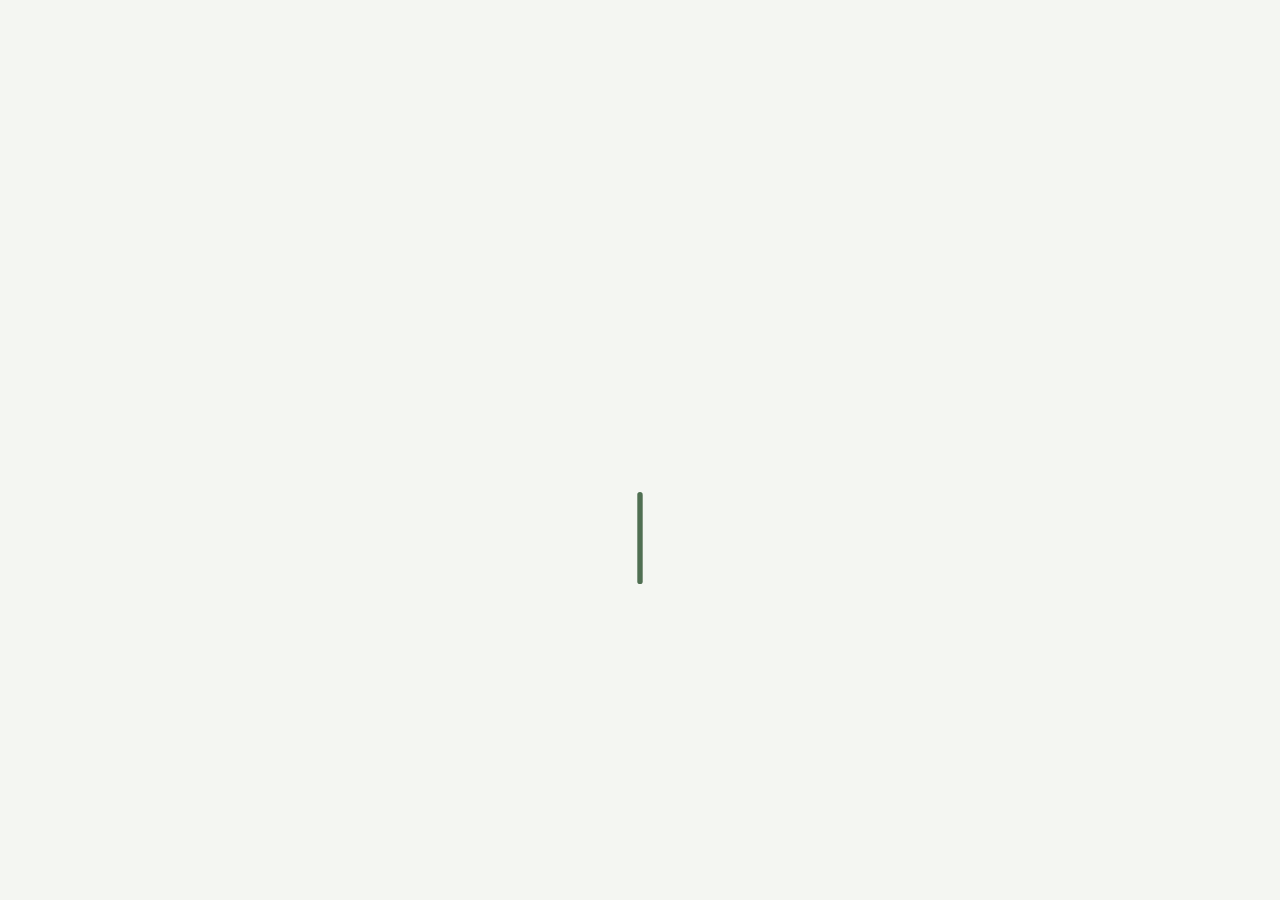
<file: web/index.html>
<!DOCTYPE html>
<html lang="en">

<head>
  <meta charset="utf-8">
  <meta name="viewport" content="width=device-width, initial-scale=1">
  <title>Bloom — Start</title>

  <link rel="stylesheet" href="styles/base.css">
  <link rel="stylesheet" href="styles/layout.css">
  <link rel="stylesheet" href="styles/components.css">
</head>

<body>

  <!-- ============ Intro overlay ============
       Covers the page while the squiggle draws itself and turns into the
       flower. It removes itself when the animation is done. -->
  <div id="intro-view">
    <div class="intro-stack">

      <!-- The morphing line. Its `d` is set and animated from JavaScript. -->
      <svg id="intro-line-svg" viewBox="0 0 150 150" style="overflow:visible">
        <path id="intro-line" class="is-drawing"></path>
      </svg>

      <!-- The flower, dropped in once the stalk has grown. -->
      <div class="intro-flower" id="intro-flower"></div>
    </div>
  </div>


  <!-- ============ Landing: the one thing to do here is name a topic ============ -->
  <div class="landing">
    <div class="landing-inner">

      <div id="landing-flower"></div>

      <h1 class="landing-title">Bloom</h1>
      <p class="landing-sub">An adaptive learning pathway built on Bloom's taxonomy. Grow a topic from first
        principles to demonstrated mastery.</p>

      <form class="entry-bar" id="topic-form">
        <input class="entry-input" id="topic-input" placeholder="What do you want to learn?" autocomplete="off">
        <button class="entry-send" type="submit" aria-label="Start learning">→</button>
      </form>

      <p class="entry-hint">Type any topic — Bloom builds a fresh curriculum for it, then grows each lesson as you go.
      </p>
    </div>
  </div>

  <div id="toast" class="toast"></div>


  <!-- Shared content, progress, and drawing helpers -->
  <script src="data/curriculum.js"></script>
  <script src="data/study.gravitational.js"></script>
  <script src="js/data.js"></script>
  <script src="js/store.js"></script>
  <script src="js/render-helpers.js"></script>

  <!-- This page's own behaviour -->
  <script>
    "use strict";

    /* ============================================================
       The landing page.

       This demo has no accounts and no saved sessions, so there is nothing to
       resume — naming a topic simply starts a clean run.
       ============================================================ */

    const INTRO_FLOWER_SIZE = 150;
    const LANDING_FLOWER_SIZE = 120;

    document.getElementById('landing-flower').innerHTML = flower_svg(0, LANDING_FLOWER_SIZE);
    document.getElementById('topic-input').value = USER_QUERY;


    /* Naming a topic starts a clean run: build the curriculum, wipe any previous
       session, store the new curriculum, and open the dashboard. Study guides and
       progress are (re)created lazily against this new curriculum on the pages
       that need them — nothing else is generated up front. */
    document.getElementById('topic-form').addEventListener('submit', async function (submit_event) {
      submit_event.preventDefault();

      const topic_text = document.getElementById('topic-input').value.trim();
      if (!topic_text) return;

      const submit_button = this.querySelector('button[type="submit"]');
      submit_button.textContent = '⏳';
      submit_button.disabled = true;

      try {
        const response = await fetch('/api/build-pathway', {
          method: 'POST',
          headers: { 'Content-Type': 'application/json' },
          body: JSON.stringify({ topic: topic_text })
        });

        if (!response.ok) {
          throw new Error('build-pathway returned ' + response.status);
        }

        const data = await response.json();

        // New topic = clean slate. Clear the whole session, then store just the
        // new curriculum. Progress is created fresh on the dashboard, because
        // load_progress() finds nothing and builds it against the new subtopics.
        sessionStorage.clear();
        sessionStorage.setItem(CURRICULUM_STORAGE_KEY, JSON.stringify(data.curriculum));

        window.location.href = 'dashboard.html';

      } catch (error) {
        console.error(error);
        alert('Sorry — building the pathway failed. Please try again.');
        submit_button.textContent = '→';
        submit_button.disabled = false;
      }
    });


    /* ============================================================
       The intro animation.

       The line is stored as a flat list of numbers — x, y, x, y … — because
       that makes it easy to blend one shape into another: we just slide every
       number from where it is to where it needs to be.

       Three shapes, in order:
         1. the squiggle   (chaotic, drawn on load)
         2. gathered       (everything collapsed to the ground)
         3. the stalk      (a straight line grown back up)

       The stalk lands exactly where the flower's stem is drawn, so when the
       flower fades in it looks like it sprouted from the line.
       ============================================================ */

    // The chaotic opening shape: one move-to, then nine curve segments.
    const SQUIGGLE_SHAPE = [
      15, 65,
      15, 35, 28, 35, 24.7, 70,
      21.5, 85, 40.9, 80, 37.7, 45,
      34.5, 35, 47.5, 35, 44.2, 75,
      40.9, 90, 60.4, 85, 57.2, 40,
      53.9, 25, 79.9, 25, 76.6, 65,
      73.4, 85, 99.4, 85, 92.9, 40,
      86.4, 20, 118.8, 25, 115.6, 70,
      112.3, 90, 131.8, 80, 128.6, 45,
      125.3, 30, 138.3, 35, 135.1, 75
    ];

    // Where the flower's stem sits inside a 150x150 flower (see flower_svg).
    const STEM_CENTRE_X = INTRO_FLOWER_SIZE / 2;                 // 75
    const STEM_BOTTOM_Y = INTRO_FLOWER_SIZE - 2;                 // 148
    const STEM_TOP_Y = INTRO_FLOWER_SIZE * 0.66;                 // 99

    // How long each stage of the intro takes, in milliseconds.
    const COLLAPSE_MS = 450;
    const GROW_MS = 550;
    const HOLD_BEFORE_FADE_MS = 700;
    const FADE_MS = 400;

    const intro_view = document.getElementById('intro-view');
    const intro_line = document.getElementById('intro-line');
    const intro_flower = document.getElementById('intro-flower');


    /* Build a shape where every point sits on the same spot. */
    function make_gathered_shape(x, y) {
      const shape = [];

      for (let index = 0; index < SQUIGGLE_SHAPE.length; index = index + 2) {
        shape.push(x, y);
      }

      return shape;
    }


    /* Build a shape spread evenly along a vertical line, bottom to top. */
    function make_stalk_shape(x, bottom_y, top_y) {
      const shape = [];
      const point_count = SQUIGGLE_SHAPE.length / 2;

      for (let index = 0; index < point_count; index = index + 1) {
        const fraction_up = index / (point_count - 1);
        const y = bottom_y + (top_y - bottom_y) * fraction_up;

        shape.push(x, y);
      }

      return shape;
    }


    /* Turn a flat list of numbers into an SVG path: one move-to, then curves. */
    function shape_to_path(shape) {
      let path_text = 'M ' + shape[0].toFixed(1) + ' ' + shape[1].toFixed(1);

      for (let index = 2; index < shape.length; index = index + 6) {
        const first_control_x = shape[index].toFixed(1);
        const first_control_y = shape[index + 1].toFixed(1);
        const second_control_x = shape[index + 2].toFixed(1);
        const second_control_y = shape[index + 3].toFixed(1);
        const end_x = shape[index + 4].toFixed(1);
        const end_y = shape[index + 5].toFixed(1);

        path_text = path_text
          + ' C ' + first_control_x + ' ' + first_control_y
          + ', ' + second_control_x + ' ' + second_control_y
          + ', ' + end_x + ' ' + end_y;
      }

      return path_text;
    }


    /* Mix two shapes together. A fraction of 0 gives the first shape, 1 gives
       the second, and anything between gives a shape part way across. */
    function blend_shapes(from_shape, to_shape, fraction) {
      const blended = [];

      for (let index = 0; index < from_shape.length; index = index + 1) {
        const from_value = from_shape[index];
        const to_value = to_shape[index];

        blended.push(from_value + (to_value - from_value) * fraction);
      }

      return blended;
    }


    /* Ease the movement so it starts and finishes gently. */
    function ease_in_out(fraction) {
      if (fraction < 0.5) {
        return 2 * fraction * fraction;
      }
      return 1 - Math.pow(-2 * fraction + 2, 2) / 2;
    }


    /* Slide the line from one shape to another, then run `on_finished`. */
    function morph_line(from_shape, to_shape, duration_ms, on_finished) {
      const start_time = performance.now();

      function draw_one_frame(now) {
        let fraction = (now - start_time) / duration_ms;

        if (fraction > 1) {
          fraction = 1;
        }

        const blended_shape = blend_shapes(from_shape, to_shape, ease_in_out(fraction));
        intro_line.setAttribute('d', shape_to_path(blended_shape));

        if (fraction < 1) {
          requestAnimationFrame(draw_one_frame);
          return;
        }

        if (on_finished) {
          on_finished();
        }
      }

      requestAnimationFrame(draw_one_frame);
    }


    /* Fade the overlay away and take it out of the page. */
    function finish_intro() {
      intro_view.classList.add('is-fading');

      setTimeout(function () {
        intro_view.remove();
      }, FADE_MS);
    }


    /* Run the whole sequence: collapse, grow, bloom, leave. */
    function run_intro_after_drawing() {
      const gathered_shape = make_gathered_shape(STEM_CENTRE_X, STEM_BOTTOM_Y);
      const stalk_shape = make_stalk_shape(STEM_CENTRE_X, STEM_BOTTOM_Y, STEM_TOP_Y);

      // The dashes were only there to draw the squiggle on. Clear them, or they
      // will chop up the line while it moves.
      intro_line.classList.remove('is-drawing');
      intro_line.style.strokeDasharray = 'none';
      intro_line.style.strokeDashoffset = '0';

      morph_line(SQUIGGLE_SHAPE, gathered_shape, COLLAPSE_MS, function () {
        morph_line(gathered_shape, stalk_shape, GROW_MS, function () {

          // The stalk is in place, so the flower can sprout from it.
          intro_flower.classList.add('is-visible');
          setTimeout(finish_intro, HOLD_BEFORE_FADE_MS);
        });
      });
    }


    /* Start the intro, unless the reader has asked for less motion. */
    function start_intro() {
      const wants_less_motion = window.matchMedia('(prefers-reduced-motion: reduce)').matches;

      if (wants_less_motion) {
        intro_view.remove();
        return;
      }

      intro_flower.innerHTML = flower_svg(0, INTRO_FLOWER_SIZE);
      intro_line.setAttribute('d', shape_to_path(SQUIGGLE_SHAPE));

      // The squiggle draws itself in CSS; we carry on once that finishes.
      intro_line.addEventListener('animationend', run_intro_after_drawing, { once: true });
    }

    start_intro();
  </script>
</body>

</html>
</file>
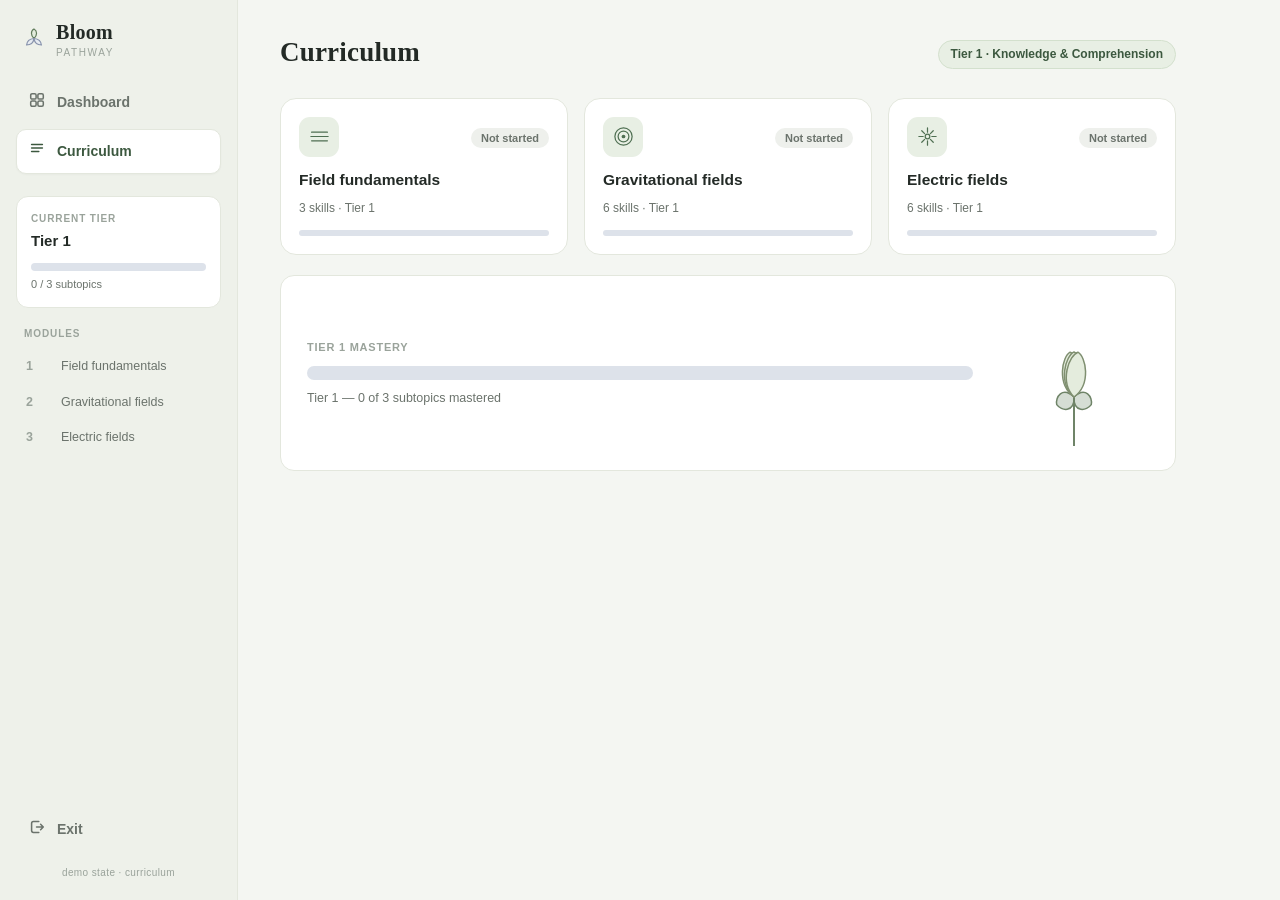
<file: web/curriculum.html>
<!DOCTYPE html>
<html lang="en">

<head>
  <meta charset="utf-8">
  <meta name="viewport" content="width=device-width, initial-scale=1">
  <title>Bloom — Curriculum</title>

  <link rel="stylesheet" href="styles/base.css">
  <link rel="stylesheet" href="styles/layout.css">
  <link rel="stylesheet" href="styles/components.css">
</head>

<body>

  <div class="app">

    <!-- ================= Sidebar ================= -->
    <aside class="side">

      <div class="brand">
        <span id="brand-mark"></span>
        <div>
          <div class="brand-name">Bloom</div>
          <div class="brand-sub">Pathway</div>
        </div>
      </div>

      <nav class="nav">
        <a class="nav-item" data-nav="dashboard" href="dashboard.html"><span class="ni-slot"
            data-icon="dash"></span><span>Dashboard</span></a>
        <a class="nav-item" data-nav="curriculum" href="curriculum.html"><span class="ni-slot"
            data-icon="curric"></span><span>Curriculum</span></a>
      </nav>

      <div class="side-mastery">
        <div class="side-cap">Current tier</div>
        <div class="side-tier" id="side-tier"></div>
        <div class="xp mini">
          <div class="xp-fill" id="side-xp"></div>
        </div>
        <div class="side-sub" id="side-sub"></div>
      </div>

      <nav class="tree" id="side-tree"></nav>

      <div class="side-foot">
        <a class="nav-item" data-nav="exit" href="exit.html"><span class="ni-slot"
            data-icon="exit"></span><span>Exit</span></a>
        <div class="demo-state" id="demo-state"></div>
      </div>
    </aside>


    <!-- ================= Main column: the curriculum ================= -->
    <main class="main">

      <header class="pagehead">
        <div>
          <h1 class="ptitle">Curriculum</h1>
        </div>
        <div class="ph-right"><span class="pill" id="tier-pill"></span></div>
      </header>

      <!-- A banner appears here once every tier is cleared. -->
      <div id="course-complete-banner"></div>

      <!-- The subtopic cards are cloned into here from the template below. -->
      <div class="subgrid" id="subgrid"></div>

      <!-- The tier progress bar and the flower. -->
      <section class="panel bloom-panel">
        <div class="bloom-left">
          <div class="cap" id="bloom-cap"></div>
          <div class="xp">
            <div class="xp-fill" id="bloom-xp"></div>
          </div>
          <div class="muted small" id="bloom-progress"></div>
        </div>
        <div class="bloom-right" id="bloom-flower"></div>
      </section>
    </main>
  </div>

  <div id="toast" class="toast"></div>


  <!-- One subtopic card. We clone this once per subtopic and fill the blanks. -->
  <template id="subcard-template">
    <a class="subcard">
      <div class="subcard-head">
        <span class="subcard-ico"></span>
        <span class="subcard-badge"></span>
      </div>
      <div class="subcard-name"></div>
      <div class="subcard-meta"></div>
      <div class="mini-bar">
        <div class="mini-fill"></div>
      </div>
    </a>
  </template>


  <!-- Shared content, progress, helpers, sidebar, and the exam bank (for the
       "skills to master" count used by each card's progress bar). -->
  <script src="data/curriculum.js"></script>
  <script src="data/study.gravitational.js"></script>
  <script src="js/data.js"></script>
  <script src="js/store.js"></script>
  <script src="js/render-helpers.js"></script>
  <script src="js/sidebar.js"></script>

  <!-- This page's own behaviour -->
  <script>
    "use strict";

    /* Load progress and fill the sidebar (Curriculum tab active). */
    const progress = load_progress();
    fill_sidebar('curriculum', progress, null, null);
    document.getElementById('tier-pill').textContent = TIER_NAMES[progress.current_tier];


    /* Show the "full bloom" banner once the whole course is complete. */
    if (progress.course_complete) {
      document.getElementById('course-complete-banner').innerHTML =
        '<div class="banner">Full bloom — all three tiers cleared across every subtopic.</div>';
    }


    /* Build one card per subtopic by cloning the template. */
    const card_grid = document.getElementById('subgrid');
    const card_template = document.getElementById('subcard-template');

    SUBTOPICS.forEach(function (subtopic, subtopic_index) {
      const status = get_subtopic_status(progress, subtopic_index, progress.current_tier);
      const is_mastered = (status.css_class === 'ok');

      // How full the little progress bar on the card should be. Uses the
      // display-stretched percent so an untouched subtopic reads as 0% rather
      // than the ~20% the raw BKT prior would show.
      const percent = subtopic_display_percent(progress, subtopic_index, progress.current_tier);

      // Clone the template and fill in this subtopic's details.
      const card_node = card_template.content.cloneNode(true);
      card_node.querySelector('.subcard').href = 'subtopic.html?i=' + subtopic_index;
      if (is_mastered) card_node.querySelector('.subcard').classList.add('is-done');
      card_node.querySelector('.subcard-ico').innerHTML = subtopic_icon_svg(subtopic_index);
      card_node.querySelector('.subcard-badge').innerHTML = is_mastered
        ? '<span class="check">✓</span>'
        : '<span class="chip ' + status.css_class + '">' + status.label + '</span>';
      card_node.querySelector('.subcard-name').textContent = subtopic.name;
      card_node.querySelector('.subcard-meta').textContent = subtopic.skills.length + ' skills · Tier ' + progress.current_tier;
      card_node.querySelector('.mini-fill').style.width = percent + '%';
      card_grid.appendChild(card_node);
    });


    /* Fill the tier progress bar and the flower. */
    const tier_percent = Math.round(count_subtopics_cleared(progress) / SUBTOPICS.length * 100);
    document.getElementById('bloom-cap').textContent = 'Tier ' + progress.current_tier + ' mastery';
    document.getElementById('bloom-xp').style.width = tier_percent + '%';
    document.getElementById('bloom-progress').textContent = tier_progress_summary(progress);
    document.getElementById('bloom-flower').innerHTML = flower_svg(progress.flower_stage, 150);
  </script>
</body>

</html>
</file>
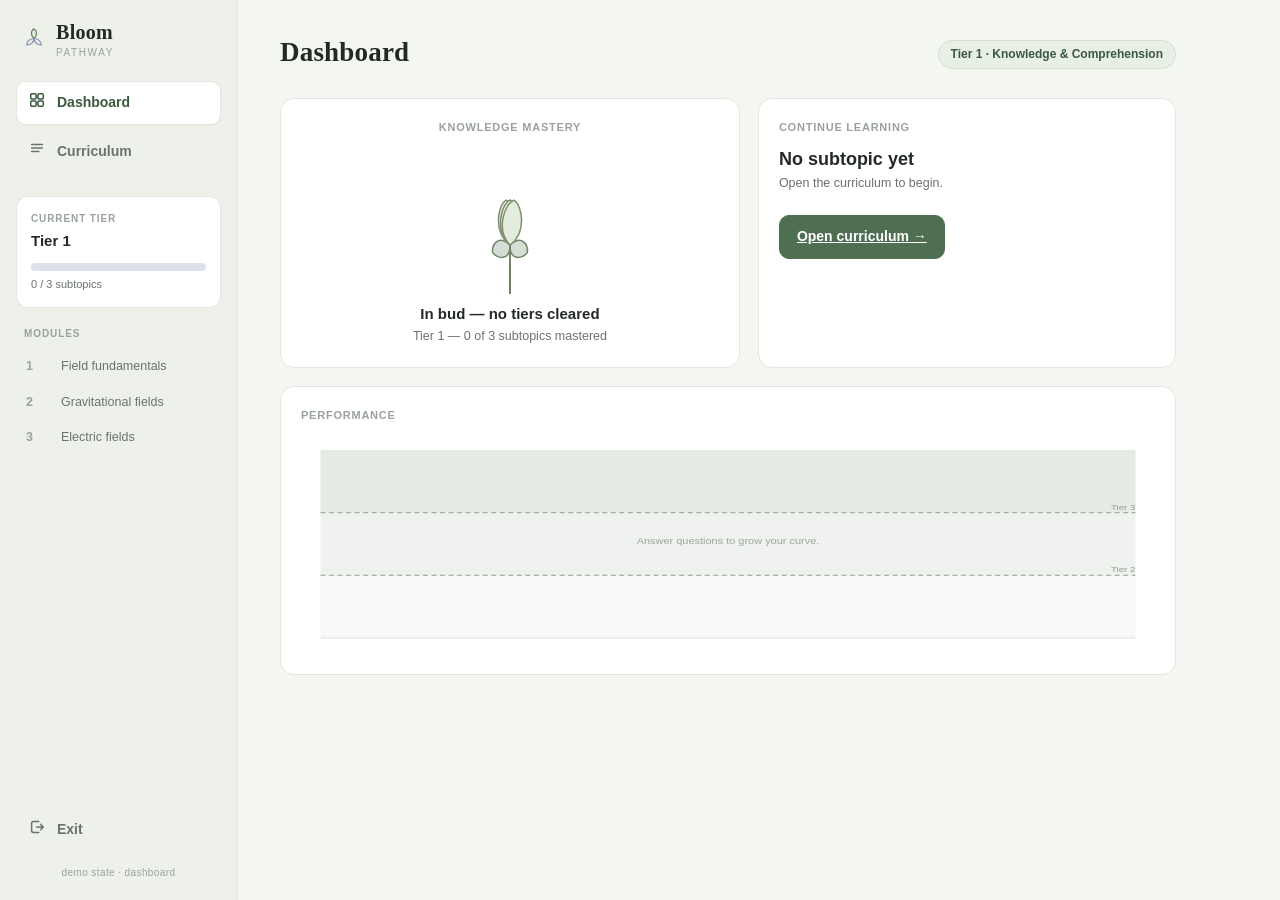
<file: web/dashboard.html>
<!DOCTYPE html>
<html lang="en">

<head>
  <meta charset="utf-8">
  <meta name="viewport" content="width=device-width, initial-scale=1">
  <title>Bloom — Dashboard</title>

  <link rel="stylesheet" href="styles/base.css">
  <link rel="stylesheet" href="styles/layout.css">
  <link rel="stylesheet" href="styles/components.css">
</head>

<body>

  <div class="app">

    <!-- ================= Sidebar (identical on every in-app page) =================
         The structure is plain HTML. js/sidebar.js fills the icons, the
         current-tier readout and the contents tree, and highlights the active tab. -->
    <aside class="side">

      <div class="brand">
        <span id="brand-mark"></span>
        <div>
          <div class="brand-name">Bloom</div>
          <div class="brand-sub">Pathway</div>
        </div>
      </div>

      <nav class="nav">
        <a class="nav-item" data-nav="dashboard" href="dashboard.html"><span class="ni-slot"
            data-icon="dash"></span><span>Dashboard</span></a>
        <a class="nav-item" data-nav="curriculum" href="curriculum.html"><span class="ni-slot"
            data-icon="curric"></span><span>Curriculum</span></a>
      </nav>

      <div class="side-mastery">
        <div class="side-cap">Current tier</div>
        <div class="side-tier" id="side-tier"></div>
        <div class="xp mini">
          <div class="xp-fill" id="side-xp"></div>
        </div>
        <div class="side-sub" id="side-sub"></div>
      </div>

      <nav class="tree" id="side-tree"></nav>

      <div class="side-foot">
        <a class="nav-item" data-nav="exit" href="exit.html"><span class="ni-slot"
            data-icon="exit"></span><span>Exit</span></a>
        <div class="demo-state" id="demo-state"></div>
      </div>
    </aside>


    <!-- ================= Main column: the dashboard ================= -->
    <main class="main">

      <header class="pagehead">
        <div>
          <h1 class="ptitle">Dashboard</h1>
        </div>
        <div class="ph-right"><span class="pill" id="tier-pill"></span></div>
      </header>

      <div class="dash">

        <!-- Mastery: the flower and its progress summary -->
        <section class="panel mastery-panel">
          <div class="cap">Knowledge mastery</div>
          <div id="dash-flower"></div>
          <div class="mastery-label" id="dash-mastery-label"></div>
          <div class="muted small" id="dash-progress" style="margin-top:2px"></div>
        </section>

        <!-- Continue: the most recent subtopic -->
        <section class="panel continue">
          <div class="cap">Continue learning</div>
          <div id="dash-continue"></div>
        </section>

        <!-- Performance: a placeholder chart -->
        <section class="panel wide">
          <div class="cap">Performance</div>
          <div id="dash-chart"></div>
        </section>
      </div>
    </main>
  </div>

  <div id="toast" class="toast"></div>


  <!-- Shared content, progress, helpers, and the sidebar filler -->
  <script src="data/curriculum.js"></script>
  <script src="data/study.gravitational.js"></script>
  <script src="js/data.js"></script>
  <script src="js/store.js"></script>
  <script src="js/render-helpers.js"></script>
  <script src="js/sidebar.js"></script>

  <!-- This page's own behaviour -->
  <script>
    "use strict";

    /* Load saved progress and fill the shared sidebar (Dashboard tab active). */
    const progress = load_progress();
    fill_sidebar('dashboard', progress, null, null);


    /* Fill the mastery panel: the flower, its stage label, and the tier line. */
    document.getElementById('tier-pill').textContent = TIER_NAMES[progress.current_tier];
    document.getElementById('dash-flower').innerHTML = flower_svg(progress.flower_stage, 150);
    document.getElementById('dash-mastery-label').textContent = flower_stage_label(progress);
    document.getElementById('dash-progress').textContent = tier_progress_summary(progress);


    /* Draw the performance chart from the recorded mastery history. */
    document.getElementById('dash-chart').innerHTML = performance_chart_svg(load_mastery_history());


    /* Fill the "continue learning" panel with the most recent subtopic (if any). */
    const continue_panel = document.getElementById('dash-continue');
    if (progress.last_studied_subtopic != null) {
      const subtopic_index = progress.last_studied_subtopic;
      const status = get_subtopic_status(progress, subtopic_index, progress.current_tier);
      continue_panel.innerHTML =
        '<div class="big">' + SUBTOPICS[subtopic_index].name + '</div>' +
        '<div class="muted small">' + status.label + ' · Tier ' + progress.current_tier + '</div>' +
        '<div class="actions-row"><a class="btn primary" href="subtopic.html?i=' + subtopic_index + '">Resume subtopic →</a></div>';
    } else {
      continue_panel.innerHTML =
        '<div class="big">No subtopic yet</div>' +
        '<div class="muted small">Open the curriculum to begin.</div>' +
        '<div class="actions-row"><a class="btn primary" href="curriculum.html">Open curriculum →</a></div>';
    }
  </script>
</body>

</html>
</file>
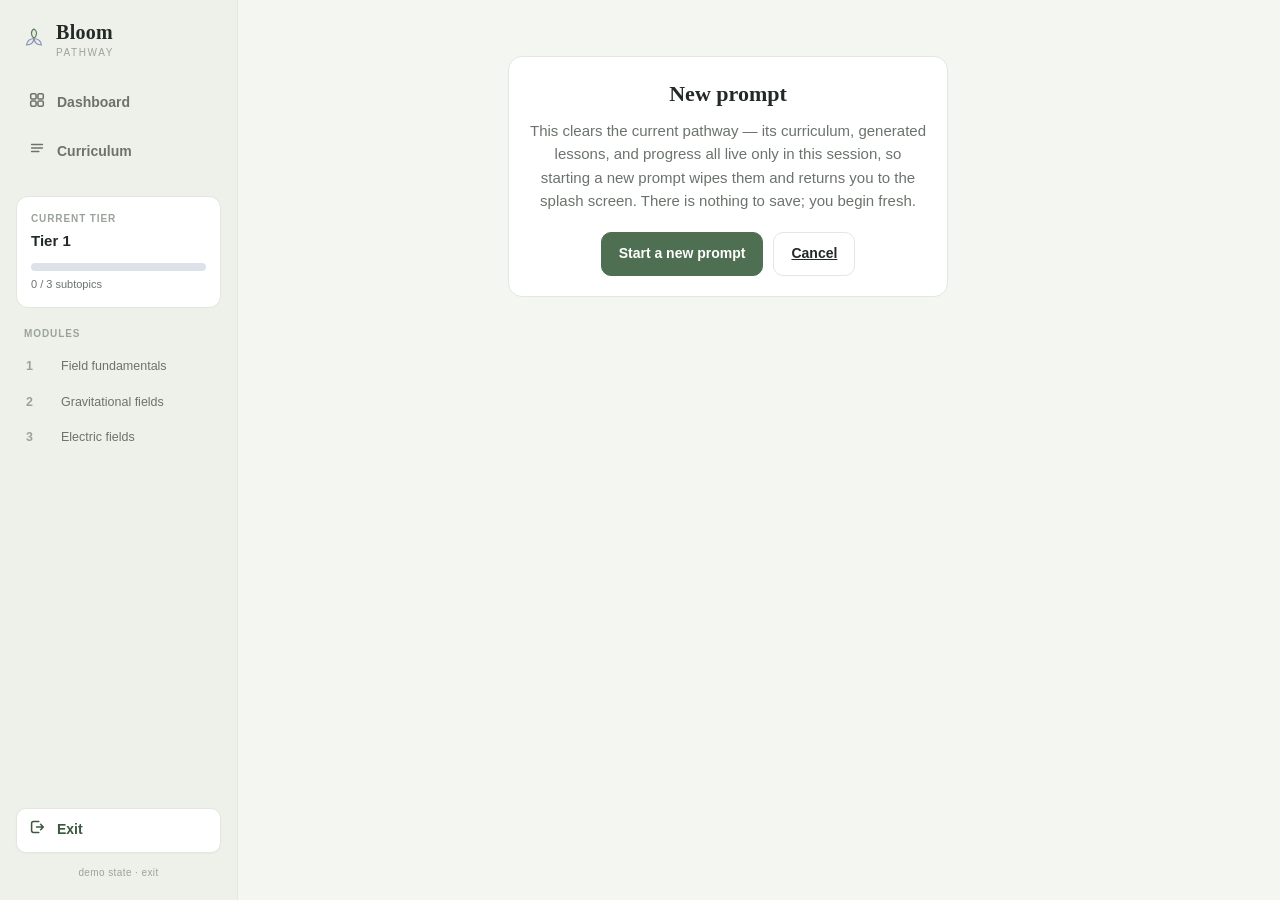
<file: web/exit.html>
<!DOCTYPE html>
<html lang="en">

<head>
  <meta charset="utf-8">
  <meta name="viewport" content="width=device-width, initial-scale=1">
  <title>Bloom — Exit</title>

  <link rel="stylesheet" href="styles/base.css">
  <link rel="stylesheet" href="styles/layout.css">
  <link rel="stylesheet" href="styles/components.css">
</head>

<body>

  <div class="app">

    <!-- ================= Sidebar ================= -->
    <aside class="side">

      <div class="brand">
        <span id="brand-mark"></span>
        <div>
          <div class="brand-name">Bloom</div>
          <div class="brand-sub">Pathway</div>
        </div>
      </div>

      <nav class="nav">
        <a class="nav-item" data-nav="dashboard" href="dashboard.html"><span class="ni-slot"
            data-icon="dash"></span><span>Dashboard</span></a>
        <a class="nav-item" data-nav="curriculum" href="curriculum.html"><span class="ni-slot"
            data-icon="curric"></span><span>Curriculum</span></a>
      </nav>

      <div class="side-mastery">
        <div class="side-cap">Current tier</div>
        <div class="side-tier" id="side-tier"></div>
        <div class="xp mini">
          <div class="xp-fill" id="side-xp"></div>
        </div>
        <div class="side-sub" id="side-sub"></div>
      </div>

      <nav class="tree" id="side-tree"></nav>

      <div class="side-foot">
        <a class="nav-item" data-nav="exit" href="exit.html"><span class="ni-slot"
            data-icon="exit"></span><span>Exit</span></a>
        <div class="demo-state" id="demo-state"></div>
      </div>
    </aside>


    <!-- ================= Main column: save & quit ================= -->
    <main class="main">
      <div class="exit-panel panel">
        <h2 style="font-family:var(--serif); font-size:22px; margin-bottom:8px">New prompt</h2>
        <p class="muted" style="margin:0 0 20px">This clears the current pathway — its curriculum, generated lessons, and
          progress all live only in this session, so starting a new prompt wipes them and returns you to the splash
          screen. There is nothing to save; you begin fresh.</p>
        <div class="actions-row" style="justify-content:center; margin:0">
          <button class="btn primary" id="new-prompt-btn" type="button">Start a new prompt</button>
          <a class="btn ghost" href="dashboard.html">Cancel</a>
        </div>
      </div>
    </main>
  </div>

  <div id="toast" class="toast"></div>


  <!-- Shared content, progress, helpers, sidebar -->
  <script src="data/curriculum.js"></script>
  <script src="data/study.gravitational.js"></script>
  <script src="js/data.js"></script>
  <script src="js/store.js"></script>
  <script src="js/render-helpers.js"></script>
  <script src="js/sidebar.js"></script>

  <!-- This page's own behaviour -->
  <script>
    "use strict";

    const progress = load_progress();
    fill_sidebar('exit', progress, null, null);

    /* "New prompt" wipes the whole session (curriculum, lessons, progress — the
       entire sessionStorage "database") and returns to the splash screen. */
    document.getElementById('new-prompt-btn').addEventListener('click', function () {
      sessionStorage.clear();
      window.location.href = 'index.html';
    });
  </script>
</body>

</html>
</file>
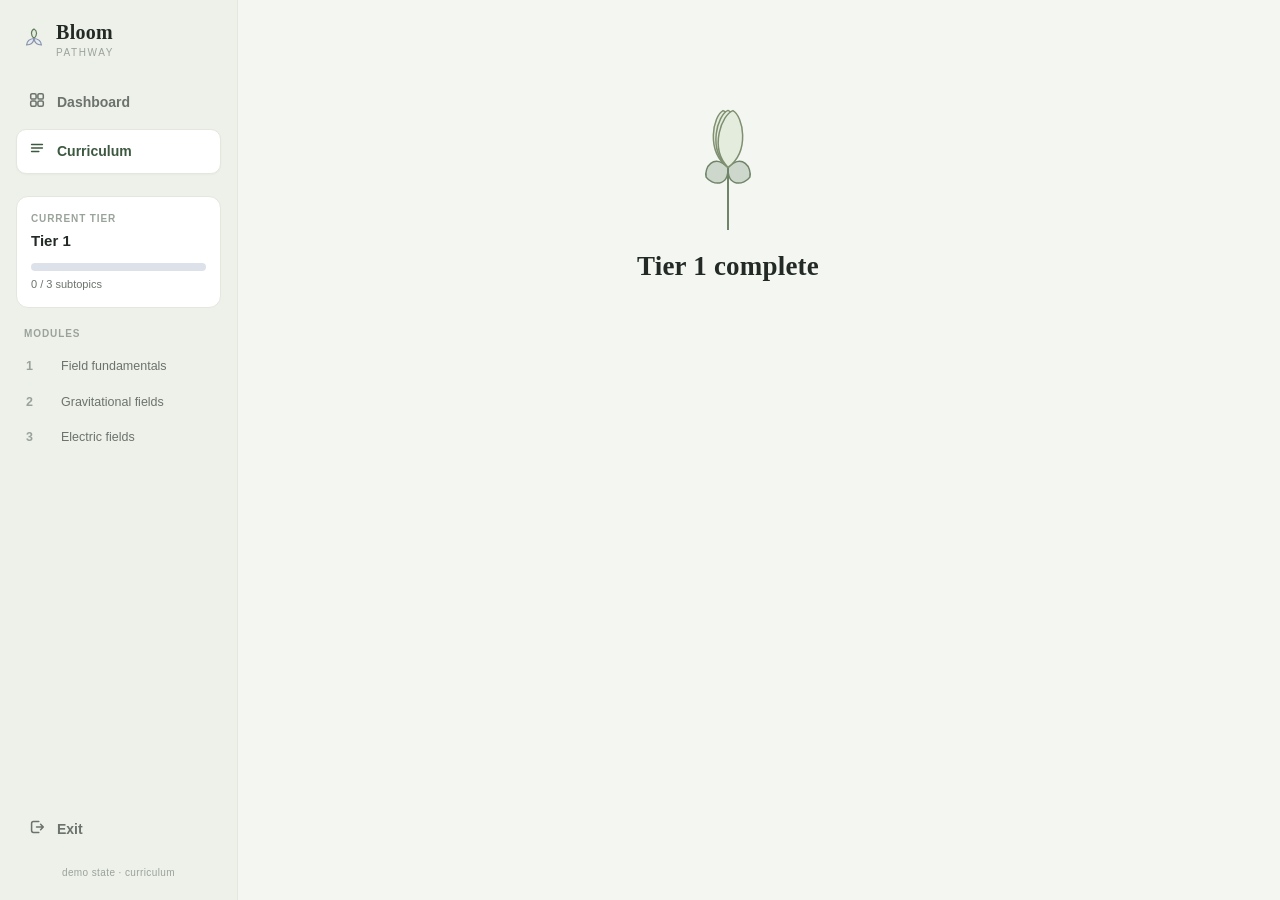
<file: web/progression.html>
<!DOCTYPE html>
<html lang="en">

<head>
  <meta charset="utf-8">
  <meta name="viewport" content="width=device-width, initial-scale=1">
  <title>Bloom — Progression</title>

  <link rel="stylesheet" href="styles/base.css">
  <link rel="stylesheet" href="styles/layout.css">
  <link rel="stylesheet" href="styles/components.css">
</head>

<body>

  <div class="app">

    <!-- ================= Sidebar ================= -->
    <aside class="side">

      <div class="brand">
        <span id="brand-mark"></span>
        <div>
          <div class="brand-name">Bloom</div>
          <div class="brand-sub">Pathway</div>
        </div>
      </div>

      <nav class="nav">
        <a class="nav-item" data-nav="dashboard" href="dashboard.html"><span class="ni-slot"
            data-icon="dash"></span><span>Dashboard</span></a>
        <a class="nav-item" data-nav="curriculum" href="curriculum.html"><span class="ni-slot"
            data-icon="curric"></span><span>Curriculum</span></a>
      </nav>

      <div class="side-mastery">
        <div class="side-cap">Current tier</div>
        <div class="side-tier" id="side-tier"></div>
        <div class="xp mini">
          <div class="xp-fill" id="side-xp"></div>
        </div>
        <div class="side-sub" id="side-sub"></div>
      </div>

      <nav class="tree" id="side-tree"></nav>

      <div class="side-foot">
        <a class="nav-item" data-nav="exit" href="exit.html"><span class="ni-slot"
            data-icon="exit"></span><span>Exit</span></a>
        <div class="demo-state" id="demo-state"></div>
      </div>
    </aside>


    <!-- ================= Main column: a tier was cleared ================= -->
    <main class="main">
      <div class="prog">
        <div id="prog-flower"></div>
        <h1 class="ptitle" id="prog-heading" style="margin-top:14px"></h1>
        <p class="prog-sub" id="prog-sub"></p>
        <div id="prog-action"></div>
      </div>
    </main>
  </div>

  <div id="toast" class="toast"></div>


  <!-- Shared content, progress, helpers, sidebar -->
  <script src="data/curriculum.js"></script>
  <script src="data/study.gravitational.js"></script>
  <script src="js/data.js"></script>
  <script src="js/store.js"></script>
  <script src="js/render-helpers.js"></script>
  <script src="js/sidebar.js"></script>

  <!-- This page's own behaviour -->
  <script>
    "use strict";

    /* This page is reached after a tier is fully cleared. The flower stage and
       the next tier to unlock were already set (and saved) by the exam page. */
    const progress = load_progress();
    fill_sidebar('curriculum', progress, null, null);
    document.getElementById('prog-flower').innerHTML = flower_svg(progress.flower_stage, 190);


    if (progress.course_complete) {
      /* Every tier of every subtopic is done. */
      document.getElementById('prog-heading').textContent = 'Full bloom achieved';
      document.getElementById('prog-sub').textContent = 'Every subtopic has cleared all three tiers. The flower is in full bloom.';
      document.getElementById('prog-action').innerHTML = '<a class="btn primary lg" href="curriculum.html">Return to curriculum</a>';
    } else {
      /* A tier was cleared and the next one is unlocked. */
      const next_tier = progress.next_tier_to_unlock;
      document.getElementById('prog-heading').textContent = 'Tier ' + progress.current_tier + ' complete';
      document.getElementById('prog-sub').textContent =
        'Every subtopic has cleared Tier ' + progress.current_tier + '. Tier ' + next_tier + ' — ' +
        TIER_NAMES[next_tier].split('·')[1].trim() + ' — is now unlocked.';
      document.getElementById('prog-action').innerHTML =
        '<button class="btn primary lg" id="advance-btn">Continue to Tier ' + next_tier + ' →</button>';

      /* "Continue" moves the whole cohort up to the next tier, then saves. */
      document.getElementById('advance-btn').addEventListener('click', function () {
        progress.current_tier = progress.next_tier_to_unlock;
        progress.next_tier_to_unlock = null;
        save_progress(progress);
        window.location.href = 'curriculum.html';
      });
    }
  </script>
</body>

</html>
</file>
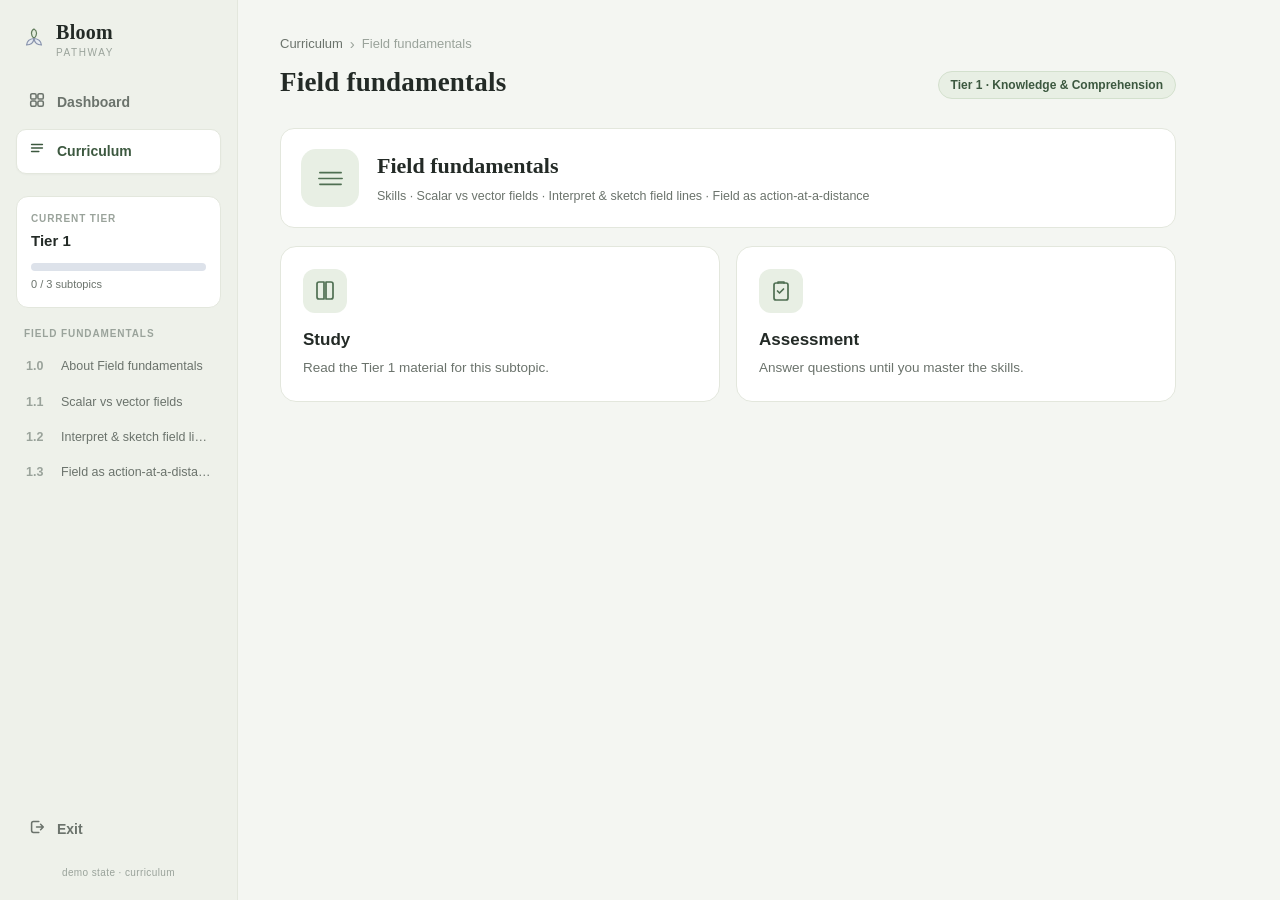
<file: web/subtopic.html>
<!DOCTYPE html>
<html lang="en">

<head>
  <meta charset="utf-8">
  <meta name="viewport" content="width=device-width, initial-scale=1">
  <title>Bloom — Subtopic</title>

  <link rel="stylesheet" href="styles/base.css">
  <link rel="stylesheet" href="styles/layout.css">
  <link rel="stylesheet" href="styles/components.css">
</head>

<body>

  <div class="app">

    <!-- ================= Sidebar ================= -->
    <aside class="side">

      <div class="brand">
        <span id="brand-mark"></span>
        <div>
          <div class="brand-name">Bloom</div>
          <div class="brand-sub">Pathway</div>
        </div>
      </div>

      <nav class="nav">
        <a class="nav-item" data-nav="dashboard" href="dashboard.html"><span class="ni-slot"
            data-icon="dash"></span><span>Dashboard</span></a>
        <a class="nav-item" data-nav="curriculum" href="curriculum.html"><span class="ni-slot"
            data-icon="curric"></span><span>Curriculum</span></a>
      </nav>

      <div class="side-mastery">
        <div class="side-cap">Current tier</div>
        <div class="side-tier" id="side-tier"></div>
        <div class="xp mini">
          <div class="xp-fill" id="side-xp"></div>
        </div>
        <div class="side-sub" id="side-sub"></div>
      </div>

      <nav class="tree" id="side-tree"></nav>

      <div class="side-foot">
        <a class="nav-item" data-nav="exit" href="exit.html"><span class="ni-slot"
            data-icon="exit"></span><span>Exit</span></a>
        <div class="demo-state" id="demo-state"></div>
      </div>
    </aside>


    <!-- ================= Main column: the subtopic hub ================= -->
    <main class="main">

      <header class="pagehead">
        <div>
          <div class="trail">
            <a class="tcrumb" href="curriculum.html">Curriculum</a>
            <span class="tsep">›</span>
            <span class="tcur" id="crumb-name"></span>
          </div>
          <h1 class="ptitle" id="subtopic-title"></h1>
        </div>
        <div class="ph-right"><span class="pill" id="tier-pill"></span></div>
      </header>

      <!-- The subtopic at a glance -->
      <div class="subtopic-hero panel">
        <div class="subtopic-ico-lg" id="hero-ico"></div>
        <div>
          <h2 id="hero-name"></h2>
          <div class="muted small" id="hero-skills"></div>
        </div>
      </div>

      <!-- The two things we can do here: study, or take the assessment -->
      <div class="choice">
        <a class="choice-card" id="study-card">
          <div class="choice-ico" id="study-ico"></div>
          <div class="choice-t">Study</div>
          <div class="choice-d" id="study-desc"></div>
        </a>
        <a class="choice-card" id="exam-card">
          <div class="choice-ico" id="exam-ico"></div>
          <div class="choice-t" id="exam-title"></div>
          <div class="choice-d" id="exam-desc"></div>
        </a>
      </div>
    </main>
  </div>

  <div id="toast" class="toast"></div>


  <!-- Shared content, progress, helpers, sidebar -->
  <script src="data/curriculum.js"></script>
  <script src="data/study.gravitational.js"></script>
  <script src="js/data.js"></script>
  <script src="js/store.js"></script>
  <script src="js/render-helpers.js"></script>
  <script src="js/sidebar.js"></script>

  <!-- This page's own behaviour -->
  <script>
    "use strict";

    /* Which subtopic are we on? It comes from the URL (?i=…), falling back to
       the most recent one. */
    const progress = load_progress();
    const subtopic_index = parseInt(get_url_parameter('i', progress.last_studied_subtopic != null ? progress.last_studied_subtopic : 0), 10);
    const subtopic = SUBTOPICS[subtopic_index];
    const is_tier_3 = (progress.current_tier === 3);


    /* Fill the sidebar, this time showing THIS subtopic's pages in the tree. */
    fill_sidebar('curriculum', progress, subtopic_index, null);


    /* Header + hero */
    document.getElementById('crumb-name').textContent = subtopic.name;
    document.getElementById('subtopic-title').textContent = subtopic.name;
    document.getElementById('tier-pill').textContent = TIER_NAMES[progress.current_tier];
    document.getElementById('hero-ico').innerHTML = subtopic_icon_svg(subtopic_index);
    document.getElementById('hero-name').textContent = subtopic.name;
    document.getElementById('hero-skills').textContent = 'Skills · ' + subtopic.skills.join('  ·  ');


    /* The "Study" card links to the first study page. */
    document.getElementById('study-ico').innerHTML = study_icon_svg();
    document.getElementById('study-desc').textContent = 'Read the Tier ' + progress.current_tier + ' material for this subtopic.';
    document.getElementById('study-card').href = 'study.html?i=' + subtopic_index + '&page=0';


    /* The second card is the assessment — a Tier 3 subtopic runs the defense instead. */
    document.getElementById('exam-ico').innerHTML = is_tier_3 ? defense_icon_svg() : assessment_icon_svg();
    document.getElementById('exam-title').textContent = is_tier_3 ? 'Defense' : 'Assessment';
    document.getElementById('exam-desc').textContent = is_tier_3
      ? 'Defend your understanding to an examiner.'
      : 'Answer questions until you master the skills.';
    document.getElementById('exam-card').href = 'exam.html?i=' + subtopic_index;
  </script>
</body>

</html>
</file>
<file: web/styles/base.css>
/* ============================================================
   base.css — design tokens, reset, typography, and shared
   primitives (buttons, pills, panels, toast).
   ============================================================ */

:root{
  --bg:#f4f6f2; --panel:#ffffff; --ink:#232a26; --muted:#6b736c; --faint:#9aa39b;
  --line:#e3e7dd; --line-2:#edf0e9;
  --accent:#4f6f52; --accent-d:#3c583f; --accent-soft:#e8efe4;
  --slate:#7c869b; --track:#dde2ea;
  --ok:#4f7a4f; --ok-soft:#e7f0e5; --warn:#8f6a2f; --warn-soft:#f3ecdc;
  --danger:#a5503f; --danger-soft:#f3e2dd; --sidebar:#eef1ea;
  --serif:'Iowan Old Style','Palatino Linotype',Palatino,'Book Antiqua',Georgia,'Times New Roman',serif;
}

*{box-sizing:border-box}
html,body{margin:0}
body{
  font:15px/1.55 -apple-system,BlinkMacSystemFont,"Segoe UI",Roboto,Helvetica,Arial,sans-serif;
  color:var(--ink); background:var(--bg); min-height:100vh;
}
h1,h2{margin:0}
a{color:var(--accent-d)}

.muted{color:var(--muted)} .faint{color:var(--faint)} .small{font-size:12.5px}

/* Cards & captions */
.panel{background:var(--panel); border:1px solid var(--line); border-radius:14px; padding:20px}
.cap{font-size:11px; text-transform:uppercase; letter-spacing:.07em; color:var(--faint); font-weight:700; margin-bottom:10px}
.banner{background:var(--accent-soft); border:1px solid #d3e0cd; color:var(--accent-d);
  border-radius:12px; padding:12px 16px; font-weight:600; font-size:13.5px; margin-bottom:16px}

/* Status pill */
.pill{display:inline-block; background:var(--accent-soft); color:var(--accent-d); border:1px solid #d3e0cd;
  padding:4px 12px; border-radius:999px; font-size:12px; font-weight:650}
.pill.slate{background:#eceef3; color:#586179; border-color:#dde1ea}

/* Buttons */
.btn{font:inherit; font-weight:600; font-size:14px; cursor:pointer; border:1px solid var(--line);
  background:var(--panel); color:var(--ink); padding:10px 17px; border-radius:10px; transition:.13s}
.btn:hover{border-color:var(--accent); color:var(--accent-d)}
.btn:disabled{opacity:.45; cursor:not-allowed}
.btn.primary{background:var(--accent); border-color:var(--accent); color:#fff}
.btn.primary:hover{background:var(--accent-d); color:#fff}
.btn.ok{background:var(--ok-soft); border-color:#cfe0cc; color:#3a6b3a}
.btn.ok:hover{border-color:var(--ok); color:#3a6b3a}
.btn.danger{background:var(--danger-soft); border-color:#e6cbc4; color:#8f4636}
.btn.danger:hover{border-color:var(--danger); color:#8f4636}
.btn.ghost{background:transparent}
.btn.lg{padding:13px 24px; font-size:15px}
.actions-row{display:flex; gap:10px; flex-wrap:wrap; margin-top:22px}

/* Toast */
.toast{position:fixed; left:50%; bottom:26px; transform:translateX(-50%) translateY(16px);
  background:#2c342d; color:#fff; padding:11px 20px; border-radius:12px; font-size:13.5px; font-weight:600;
  opacity:0; pointer-events:none; transition:.25s; z-index:50; box-shadow:0 8px 24px rgba(0,0,0,.18)}
.toast.show{opacity:1; transform:translateX(-50%) translateY(0)}
</file>
<file: web/styles/layout.css>
/* ============================================================
   layout.css — the app shell: sidebar, main column, page header,
   breadcrumbs, and responsive behaviour.
   ============================================================ */

.app{display:grid; grid-template-columns:238px 1fr; min-height:100vh}

/* Sidebar (top-level navigation: Dashboard / Curriculum / Exit) */
.side{background:var(--sidebar); border-right:1px solid var(--line);
  display:flex; flex-direction:column; padding:20px 16px; position:sticky; top:0; height:100vh; overflow-y:auto}
.brand{display:flex; align-items:center; gap:10px; padding:2px 6px 20px}
.brand-name{font-family:var(--serif); font-size:20px; font-weight:600; letter-spacing:.3px; line-height:1}
.brand-sub{font-size:10px; letter-spacing:.16em; text-transform:uppercase; color:var(--faint); margin-top:3px}
.nav{display:flex; flex-direction:column; gap:4px}
.nav-item{display:flex; align-items:center; gap:11px; width:100%; text-align:left; background:none;
  border:1px solid transparent; border-radius:10px; padding:9px 11px; font:inherit; font-size:14px;
  font-weight:550; color:var(--muted); cursor:pointer; transition:.12s}
.nav-item:hover{background:#e6ebe1; color:var(--ink)}
.nav-item.active{background:var(--panel); color:var(--accent-d); border-color:var(--line);
  box-shadow:0 1px 2px rgba(0,0,0,.03); font-weight:650}
.nav-item .ni{width:18px; height:18px; stroke:currentColor; fill:none; stroke-width:1.7;
  stroke-linecap:round; stroke-linejoin:round; flex:0 0 auto}
.side-mastery{margin-top:22px; padding:14px; background:var(--panel); border:1px solid var(--line); border-radius:12px}
.side-cap{font-size:10px; text-transform:uppercase; letter-spacing:.09em; color:var(--faint); font-weight:700}
.side-tier{font-size:15px; font-weight:650; margin:3px 0 10px}
.side-sub{font-size:11px; color:var(--muted); margin-top:5px}
.side-foot{margin-top:auto; display:flex; flex-direction:column; gap:12px}
.demo-state{font-size:10px; color:var(--faint); text-align:center; letter-spacing:.04em}

/* Main column */
.main{padding:32px 42px 64px; max-width:980px}
.page{animation:fade .22s ease}
@keyframes fade{from{opacity:0; transform:translateY(5px)}to{opacity:1; transform:none}}

/* Page header + breadcrumb trail */
.pagehead{display:flex; align-items:flex-end; justify-content:space-between; gap:16px; margin-bottom:24px}
.trail{display:flex; align-items:center; gap:7px; margin-bottom:7px}
.tcrumb{background:none; border:none; font:inherit; font-size:13px; color:var(--muted); cursor:pointer; padding:0}
.tcrumb:hover{color:var(--accent)}
.tsep{color:var(--faint)} .tcur{font-size:13px; color:var(--faint)}
.ptitle{font-family:var(--serif); font-size:27px; font-weight:600; letter-spacing:.2px}
.ph-right{padding-bottom:5px}

/* Responsive: sidebar collapses to a top bar */
@media(max-width:820px){ .subgrid{grid-template-columns:1fr 1fr} .dash{grid-template-columns:1fr} }
@media(max-width:720px){
  .app{grid-template-columns:1fr}
  .side{position:static; height:auto; flex-direction:row; align-items:center; flex-wrap:wrap; gap:10px; padding:12px 16px}
  .brand{padding:0 12px 0 0} .nav{flex-direction:row}
  .side-mastery,.tree{display:none}
  .side-foot{margin:0 0 0 auto; flex-direction:row; align-items:center; gap:14px}
  .main{padding:22px 18px 54px}
}
@media(max-width:520px){ .subgrid,.choice{grid-template-columns:1fr} }
</file>
<file: web/styles/components.css>
/* ============================================================
   components.css — screen-specific pieces: dashboard, curriculum
   cards, subtopic hub, study lesson, assessment, defense chat,
   progression, exit, the flower, and the full-screen entry/landing.
   ============================================================ */

/* ---- Dashboard ---- */
.dash{display:grid; grid-template-columns:1.1fr 1fr; gap:18px}
.dash .wide{grid-column:1 / -1}
.mastery-panel{display:flex; flex-direction:column; align-items:center; text-align:center}
.mastery-label{font-weight:600; margin-top:6px}
.continue .big{font-size:18px; font-weight:650; margin-top:2px}

/* ---- Curriculum: capsule subtopic cards ---- */
.subgrid{display:grid; grid-template-columns:repeat(3,1fr); gap:16px}
.subcard{position:relative; text-align:left; background:var(--panel); border:1px solid var(--line);
  border-radius:16px; padding:18px; cursor:pointer; font:inherit; transition:.14s;
  display:flex; flex-direction:column; gap:11px}
.subcard:hover{border-color:var(--accent); box-shadow:0 8px 22px rgba(60,88,63,.10); transform:translateY(-2px)}
.subcard.is-done{border-color:#cfe0cc; background:linear-gradient(180deg,#fbfdfa,#f4f8f1)}
.subcard-head{display:flex; align-items:center; justify-content:space-between; min-height:40px}
.subcard-ico{width:40px; height:40px; border-radius:11px; background:var(--accent-soft); color:var(--accent);
  display:flex; align-items:center; justify-content:center; flex:0 0 auto}
.subcard-ico .si{width:23px; height:23px; stroke:currentColor; fill:none; stroke-width:1.7; stroke-linecap:round; stroke-linejoin:round}
.subcard.is-done .subcard-ico{background:#e2ede0}
.subcard-name{font-size:15.5px; font-weight:650}
.subcard-meta{font-size:12px; color:var(--muted); margin-top:-4px}
.mini-bar{height:6px; background:var(--track); border-radius:999px; overflow:hidden; margin-top:2px}
.mini-bar>div{height:100%; background:var(--accent); border-radius:999px; transition:width .4s}
.chip{font-size:11px; font-weight:700; border-radius:999px; padding:4px 10px; white-space:nowrap}
.chip.ok{background:var(--ok-soft); color:#3a6b3a} .chip.warn{background:var(--warn-soft); color:var(--warn)}
.chip.muted{background:#eef0ec; color:var(--muted)}
.check{width:24px; height:24px; border-radius:50%; background:var(--accent); color:#fff;
  display:flex; align-items:center; justify-content:center; font-size:13px; font-weight:800; flex:0 0 auto}

/* ---- Curriculum: bloom / xp panel ---- */
.bloom-panel{display:flex; align-items:center; justify-content:space-between; gap:26px; margin-top:20px; padding:22px 26px}
.bloom-left{flex:1}
.bloom-right{flex:0 0 auto}
.xp{height:14px; background:var(--track); border-radius:999px; overflow:hidden; margin:6px 0 9px}
.xp.mini{height:8px; margin:6px 0 0}
.xp-fill{height:100%; background:linear-gradient(90deg,var(--accent),#6f9070); border-radius:999px; transition:width .5s}

/* ---- Subtopic hub ---- */
.subtopic-hero{display:flex; align-items:center; gap:18px; margin-bottom:18px}
.subtopic-ico-lg{width:58px; height:58px; border-radius:15px; background:var(--accent-soft); color:var(--accent);
  display:flex; align-items:center; justify-content:center; flex:0 0 auto}
.subtopic-ico-lg .si{width:31px; height:31px; stroke:currentColor; fill:none; stroke-width:1.7; stroke-linecap:round; stroke-linejoin:round}
.subtopic-hero h2{font-family:var(--serif); font-size:22px; margin-bottom:4px}
.choice{display:grid; grid-template-columns:1fr 1fr; gap:16px}
.choice-card{text-align:left; background:var(--panel); border:1px solid var(--line); border-radius:16px;
  padding:22px; cursor:pointer; font:inherit; transition:.14s}
.choice-card:hover{border-color:var(--accent); box-shadow:0 8px 22px rgba(60,88,63,.10); transform:translateY(-2px)}
.choice-ico{width:44px; height:44px; border-radius:12px; background:var(--accent-soft); color:var(--accent);
  display:flex; align-items:center; justify-content:center; margin-bottom:14px}
.choice-ico .ci{width:24px; height:24px; stroke:currentColor; fill:none; stroke-width:1.7; stroke-linecap:round; stroke-linejoin:round}
.choice-t{font-size:17px; font-weight:650; margin-bottom:5px}
.choice-d{color:var(--muted); font-size:13.5px; line-height:1.5}

/* ---- Study lesson (rendered from the Study Engine schema) ---- */
.lesson-tier{font-size:12px; color:var(--accent-d); font-weight:650; margin-bottom:6px}
.lesson h2{font-family:var(--serif); font-size:23px; margin-bottom:12px}
.lesson h3{font-family:var(--serif); font-size:18px; margin:22px 0 10px}
.lesson p{font-size:15px; line-height:1.75; color:#343a35; margin:0 0 14px}
.lesson .stub-note{font-size:13px; color:var(--warn); background:var(--warn-soft); border:1px solid #e7d8bd;
  border-radius:10px; padding:10px 13px; margin-bottom:16px}
.math{font-family:var(--serif); font-style:italic}
.math sup,.math sub,.formula sup,.formula sub{font-style:normal}
.formula{font-family:var(--serif); font-style:italic; text-align:center; background:#fafcf9;
  border:1px solid var(--line-2); border-radius:10px; padding:12px 14px; margin:14px 0; font-size:16px; overflow-x:auto}
.further{margin:14px 0 6px; padding:12px 14px; background:#fafcf9; border:1px solid var(--line-2); border-radius:10px}
.further-cap{font-size:11px; text-transform:uppercase; letter-spacing:.07em; color:var(--faint); font-weight:700; margin-bottom:6px}
.further ul{margin:0; padding-left:18px} .further li{margin:2px 0; font-size:13.5px}
.recap{display:flex; gap:8px; flex-wrap:wrap}
.assistant{display:flex; gap:8px; margin-top:22px; padding-top:18px; border-top:1px solid var(--line-2)}
.assistant input{flex:1; border:1px solid var(--line); border-radius:10px; padding:10px 12px; font:inherit; background:#fbfcfa; color:var(--ink)}

/* ---- Assessment (Tier 1/2 loop) ---- */
.mastery{background:#fafcf9; border:1px solid var(--line); border-radius:12px; padding:16px; margin-bottom:20px}
.bar{height:12px; background:var(--track); border-radius:999px; overflow:hidden}
.bar .fill{height:100%; background:linear-gradient(90deg,var(--accent),#6f9070); border-radius:999px; transition:width .4s}
.skills{display:flex; flex-wrap:wrap; gap:7px; margin-top:12px}
.skill{font-size:12px; background:#eef1ea; color:#5c645b; border:1px solid var(--line); border-radius:8px; padding:3px 9px}
.skill.done{background:var(--ok-soft); color:#3a6b3a; border-color:#cfe0cc}
.q-tag{font-size:12px; color:var(--accent-d); font-weight:650; margin-bottom:8px}
.q-prompt{font-size:17px; font-weight:600; line-height:1.45; margin-bottom:14px}
.opts{display:flex; flex-direction:column; gap:9px}
.opt{text-align:left; font:inherit; font-size:14.5px; background:var(--panel); border:1px solid var(--line);
  border-radius:11px; padding:12px 15px; cursor:pointer; transition:.12s}
.opt:hover{border-color:var(--accent)}
.opt.sel{border-color:var(--accent); background:var(--accent-soft)}
.opt.correct{border-color:#bcd8b8; background:var(--ok-soft); color:#33683a; font-weight:600}
.opt.wrong{border-color:#e6c3ba; background:var(--danger-soft); color:#8f4636}
.area{width:100%; min-height:80px; resize:vertical; border:1px solid var(--line); border-radius:11px;
  padding:12px 14px; font:inherit; background:#fbfcfa; color:var(--ink)}
.graded{margin-top:18px; border-top:1px solid var(--line-2); padding-top:16px}
.answer{background:#f3f7f1; border:1px solid #d8e6d4; border-radius:10px; padding:11px 14px; margin-bottom:14px; font-size:14px}
.big-check{width:54px; height:54px; margin:0 auto; border-radius:50%; background:var(--accent); color:#fff;
  display:flex; align-items:center; justify-content:center; font-size:27px; font-weight:800}

/* ---- Tier 3 defense chat (modern, Gemini-style) ---- */
.defense-lead{margin-bottom:18px; color:var(--muted)}

/* The transcript: plain scroll area, no card frame. */
.chat{display:flex; flex-direction:column; gap:26px; background:transparent; border:0;
  border-radius:0; padding:4px 2px; min-height:200px; max-height:56vh; overflow:auto}

.msg{display:flex; flex-direction:column; max-width:100%}
.msg.ex{align-self:stretch}
.msg.me{align-self:flex-end; max-width:80%; align-items:flex-end}

/* Speaker labels are hidden for a cleaner, modern look. */
.who{display:none}

.bubble{font-size:15px; line-height:1.7}

/* Examiner: plain, full-width text — no bubble, like a modern assistant. */
.msg.ex .bubble{background:transparent; border:0; padding:0; color:var(--ink)}

/* You: a soft rounded pill on the right. */
.msg.me .bubble{background:var(--accent-soft); color:var(--ink);
  padding:12px 18px; border-radius:20px; border-bottom-right-radius:6px; white-space:pre-wrap}

/* Markdown structure inside an examiner message, and the raw text shown while
   the reply is still being typed out. */
.bubble .stream-text{white-space:pre-wrap}
.bubble p{margin:0 0 10px}
.bubble p:last-child{margin-bottom:0}
.bubble .chat-h{margin:14px 0 6px; font-size:15px}
.bubble ul,.bubble ol{margin:6px 0 10px; padding-left:22px}
.bubble ul:last-child,.bubble ol:last-child{margin-bottom:0}
.bubble li{margin:4px 0}
.bubble strong{font-weight:700}

/* The message box: one rounded bar holding the input and the send button. */
.chat-input{display:flex; gap:8px; align-items:flex-end; margin-top:20px;
  border:1px solid var(--line); border-radius:26px; background:var(--panel);
  padding:7px 7px 7px 20px; box-shadow:0 1px 2px rgba(0,0,0,.03); transition:.15s}
.chat-input:focus-within{border-color:var(--accent); box-shadow:0 2px 12px rgba(79,111,82,.10)}
.chat-input textarea{flex:1; resize:none; border:0; outline:0; background:transparent;
  padding:9px 0; font:inherit; color:var(--ink); max-height:160px}
.chat-input .btn.primary{border-radius:20px; padding:10px 20px}

/* Locked once the defense is over: greyed out, no more input. */
.chat-input.locked{opacity:.6; background:var(--line-2); border-color:var(--line)}
.chat-input.locked textarea{cursor:not-allowed}

/* A slim banner shown after the pass overlay is dismissed. */
.passed-banner{display:flex; align-items:center; justify-content:space-between; gap:14px}

.reply-btn{display:block; text-align:left; width:100%; margin-top:14px; background:var(--panel);
  border:1px dashed var(--accent); color:var(--accent-d); border-radius:11px; padding:12px 15px;
  font:inherit; font-size:14px; cursor:pointer; transition:.12s}
.reply-btn:hover{background:var(--accent-soft)}
.verdict{margin-top:16px; border-top:1px solid var(--line-2); padding-top:16px}

/* The blinking "thinking" indicator (plain text now, no bubble). */
.bubble.thinking{color:var(--muted)}
.bubble.thinking .dot{animation:blink 1.2s infinite}
.bubble.thinking .dot:nth-child(2){animation-delay:.2s}
.bubble.thinking .dot:nth-child(3){animation-delay:.4s}
@keyframes blink{0%,100%{opacity:.2} 50%{opacity:1}}


/* ---- Defense passed: the celebration overlay ---- */
.pass-overlay{position:fixed; inset:0; z-index:60; display:flex; align-items:center; justify-content:center;
  padding:24px; background:rgba(28,34,29,.44); -webkit-backdrop-filter:blur(2px); backdrop-filter:blur(2px);
  opacity:0; animation:overlay-in .25s ease forwards}
.pass-card{background:var(--panel); border-radius:20px; padding:38px 40px; max-width:420px; width:100%;
  text-align:center; box-shadow:0 24px 60px rgba(0,0,0,.28);
  opacity:0; transform:scale(.9) translateY(8px);
  animation:card-in .34s cubic-bezier(.2,.9,.3,1.2) .06s forwards}
.pass-ring{width:88px; height:88px; margin:0 auto 20px; border-radius:50%; background:var(--accent-soft);
  display:flex; align-items:center; justify-content:center; position:relative}
.pass-ring::after{content:""; position:absolute; inset:-6px; border-radius:50%;
  border:2px solid var(--accent); opacity:0; animation:ring-pulse 1s ease-out .35s}
.pass-check{width:46px; height:46px}
.pass-check circle{fill:none; stroke:var(--accent); stroke-width:3;
  stroke-dasharray:151; stroke-dashoffset:151; animation:draw .5s ease-out .25s forwards}
.pass-check path{fill:none; stroke:var(--accent); stroke-width:4; stroke-linecap:round; stroke-linejoin:round;
  stroke-dasharray:40; stroke-dashoffset:40; animation:draw .35s ease-out .62s forwards}
.pass-card h2{font-family:var(--serif); font-size:26px; margin:0 0 6px}
.pass-card p{color:var(--muted); margin:0}
.pass-card .actions-row{justify-content:center; margin-top:24px}

@keyframes overlay-in{to{opacity:1}}
@keyframes card-in{to{opacity:1; transform:scale(1) translateY(0)}}
@keyframes ring-pulse{from{transform:scale(.75); opacity:.6} to{transform:scale(1.3); opacity:0}}
@keyframes draw{to{stroke-dashoffset:0}}

/* ---- Progression / exit ---- */
.prog{max-width:520px; margin:10px auto; text-align:center}
.prog-sub{color:var(--muted); margin:10px 0 24px; line-height:1.65}
.exit-panel{max-width:440px; margin:24px auto; text-align:center}

/* ---- Flower ---- */
.flower{display:block; margin:0 auto}

/* ---- Intro animation on the landing page ----
   A squiggle draws itself, collapses to the ground, then grows back up as the
   flower's stalk, and finally the flower fades in on top of it. The line SVG
   and the flower sit in the same 150x150 box, stacked exactly on top of each
   other, so the stalk the line becomes IS the flower's stem. */
#intro-view{position:fixed; inset:0; background:var(--bg); display:flex; align-items:center;
  justify-content:center; z-index:9999; transition:opacity .4s ease}
#intro-view.is-fading{opacity:0}
.intro-stack{position:relative; width:150px; height:150px; transform:scale(1.8)}
.intro-stack > *{position:absolute; inset:0}
#intro-line{fill:none; stroke:var(--accent); stroke-width:3; stroke-linecap:round; stroke-linejoin:round}
#intro-line.is-drawing{stroke-dasharray:1000; stroke-dashoffset:1000; animation:draw-squiggle 1.2s ease-in-out forwards}
@keyframes draw-squiggle{to{stroke-dashoffset:0}}
.intro-flower{opacity:0; transform:scale(.7); transform-origin:50% 95%;
  transition:opacity .45s ease, transform .45s ease}
.intro-flower.is-visible{opacity:1; transform:scale(1)}

/* ---- Full-screen landing + topic entry ---- */
.landing,.entry{min-height:100vh; display:flex; align-items:center; justify-content:center; padding:24px;
  position:relative; background-image:radial-gradient(rgba(120,140,120,.10) 1px, transparent 1px); background-size:22px 22px}
.landing-inner{max-width:450px; text-align:center}
.landing-title{font-family:var(--serif); font-size:46px; font-weight:600; margin:16px 0 8px; letter-spacing:.5px}
.landing-sub{color:var(--muted); font-size:15px; line-height:1.65; margin-bottom:28px}
.landing-actions{display:flex; gap:12px; justify-content:center; flex-wrap:wrap}
.entry-inner{width:100%; max-width:620px; text-align:center}
.entry-q{font-family:var(--serif); font-size:34px; font-weight:600; margin-bottom:28px}
.entry-bar{display:flex; align-items:center; gap:8px; background:var(--panel); border:1px solid var(--line);
  border-radius:999px; padding:8px 8px 8px 22px; box-shadow:0 8px 24px rgba(60,80,60,.07)}
.entry-input{flex:1; border:none; outline:none; font:inherit; font-size:16px; background:none; color:var(--ink)}
.entry-send{width:42px; height:42px; border-radius:50%; border:none; background:var(--accent); color:#fff;
  font-size:19px; line-height:1; cursor:pointer; flex:0 0 auto; transition:.13s}
.entry-send:hover{background:var(--accent-d)}
.entry-hint{color:var(--faint); font-size:13px; margin-top:16px}
.entry-settings{position:absolute; top:22px; right:26px; width:38px; height:38px; border-radius:50%;
  border:1px solid var(--line); background:var(--panel); color:var(--muted); cursor:pointer;
  display:flex; align-items:center; justify-content:center}
.entry-settings svg{width:20px; height:20px; stroke:currentColor; fill:none; stroke-width:1.6}
.entry-settings:hover{color:var(--accent)}

/* ---- Study: chapter pages, cumulative tier cells, paging ---- */
.lesson-cell{margin-bottom:24px; padding-bottom:22px; border-bottom:1px solid var(--line-2)}
.lesson-cell:last-child{margin-bottom:0; padding-bottom:0; border-bottom:none}
.cell-tier{display:inline-block; font-size:11px; font-weight:700; letter-spacing:.04em; color:var(--accent-d);
  background:var(--accent-soft); border:1px solid #d3e0cd; border-radius:999px; padding:3px 11px; margin-bottom:14px}
.cell-tier.tier2{color:#586179; background:#eceef3; border-color:#dde1ea}
.cell-tier.tier3{color:#7a5b2e; background:var(--warn-soft); border-color:#e7d8bd}
.lesson-cell.locked{position:relative; min-height:180px; border:1px dashed var(--line); border-radius:12px;
  padding:16px; margin-bottom:24px; overflow:hidden}
.cell-blur{filter:blur(5px); opacity:.4; pointer-events:none; user-select:none; max-height:190px; overflow:hidden}
.cell-lock{position:absolute; inset:0; display:flex; flex-direction:column; align-items:center; justify-content:center;
  gap:10px; text-align:center; padding:16px; color:var(--muted); font-size:13.5px; font-weight:600}
.cell-lock .lock-ico{width:38px; height:38px; border-radius:50%; background:var(--panel); border:1px solid var(--line);
  display:flex; align-items:center; justify-content:center; color:var(--muted)}
.cell-lock .lock-ico svg{width:19px; height:19px}
.study-nav{display:flex; justify-content:space-between; align-items:center; gap:10px; margin-top:22px}

/* ---- Sidebar contents tree ---- */
.tree{margin-top:18px}
.tree-head{font-size:10px; text-transform:uppercase; letter-spacing:.09em; color:var(--faint); font-weight:700; padding:0 8px 8px}
.tree-page,.tree-mod{display:flex; align-items:center; gap:9px; width:100%; text-align:left; background:none;
  border:1px solid transparent; border-radius:8px; padding:7px 9px; font:inherit; font-size:12.5px; color:var(--muted); cursor:pointer; transition:.12s}
.tree-page:hover,.tree-mod:hover{background:#e6ebe1; color:var(--ink)}
.tree-page.active,.tree-mod.active{background:var(--panel); color:var(--accent-d); font-weight:650; border-color:var(--line); box-shadow:0 1px 2px rgba(0,0,0,.03)}
.tree-num{flex:0 0 auto; min-width:26px; font-variant-numeric:tabular-nums; color:var(--faint); font-weight:650}
.tree-page.active .tree-num,.tree-mod.active .tree-num{color:var(--accent)}
.tree-title{flex:1; overflow:hidden; text-overflow:ellipsis; white-space:nowrap}
.tree-page.locked .tree-title{opacity:.6}
.lock-mini{flex:0 0 auto; display:flex; color:var(--faint)}
.lock-mini svg{width:12px; height:12px}

/* ---- Links styled as buttons/cards ----
   In this multi-page version the sidebar items, subtopic cards, choice
   cards and tree rows are real <a> links. We strip the default underline
   and inherit the surrounding text colour so they still look like the
   original controls. */
a.nav-item, a.subcard, a.choice-card, a.tree-page, a.tree-mod, a.tcrumb, a.reply-btn{ text-decoration:none }
a.subcard, a.choice-card{ color:var(--ink) }
</file>
